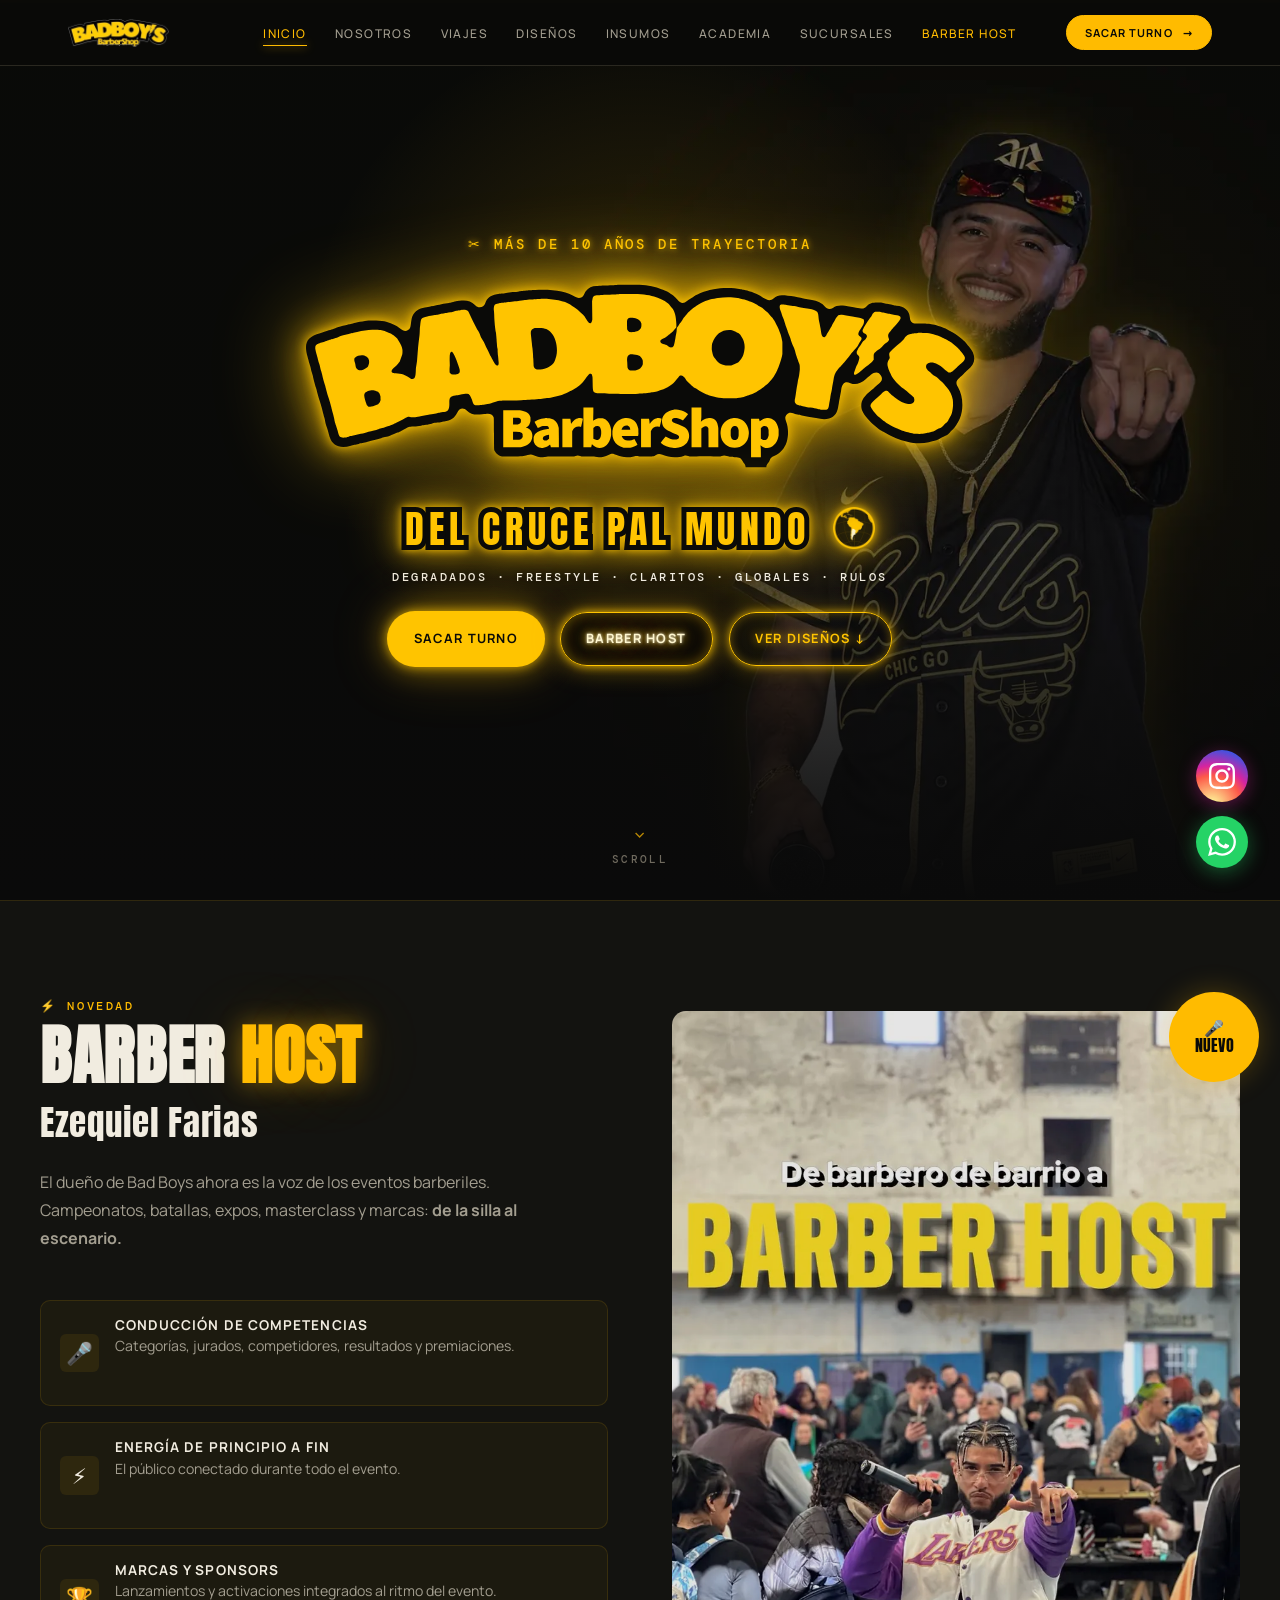
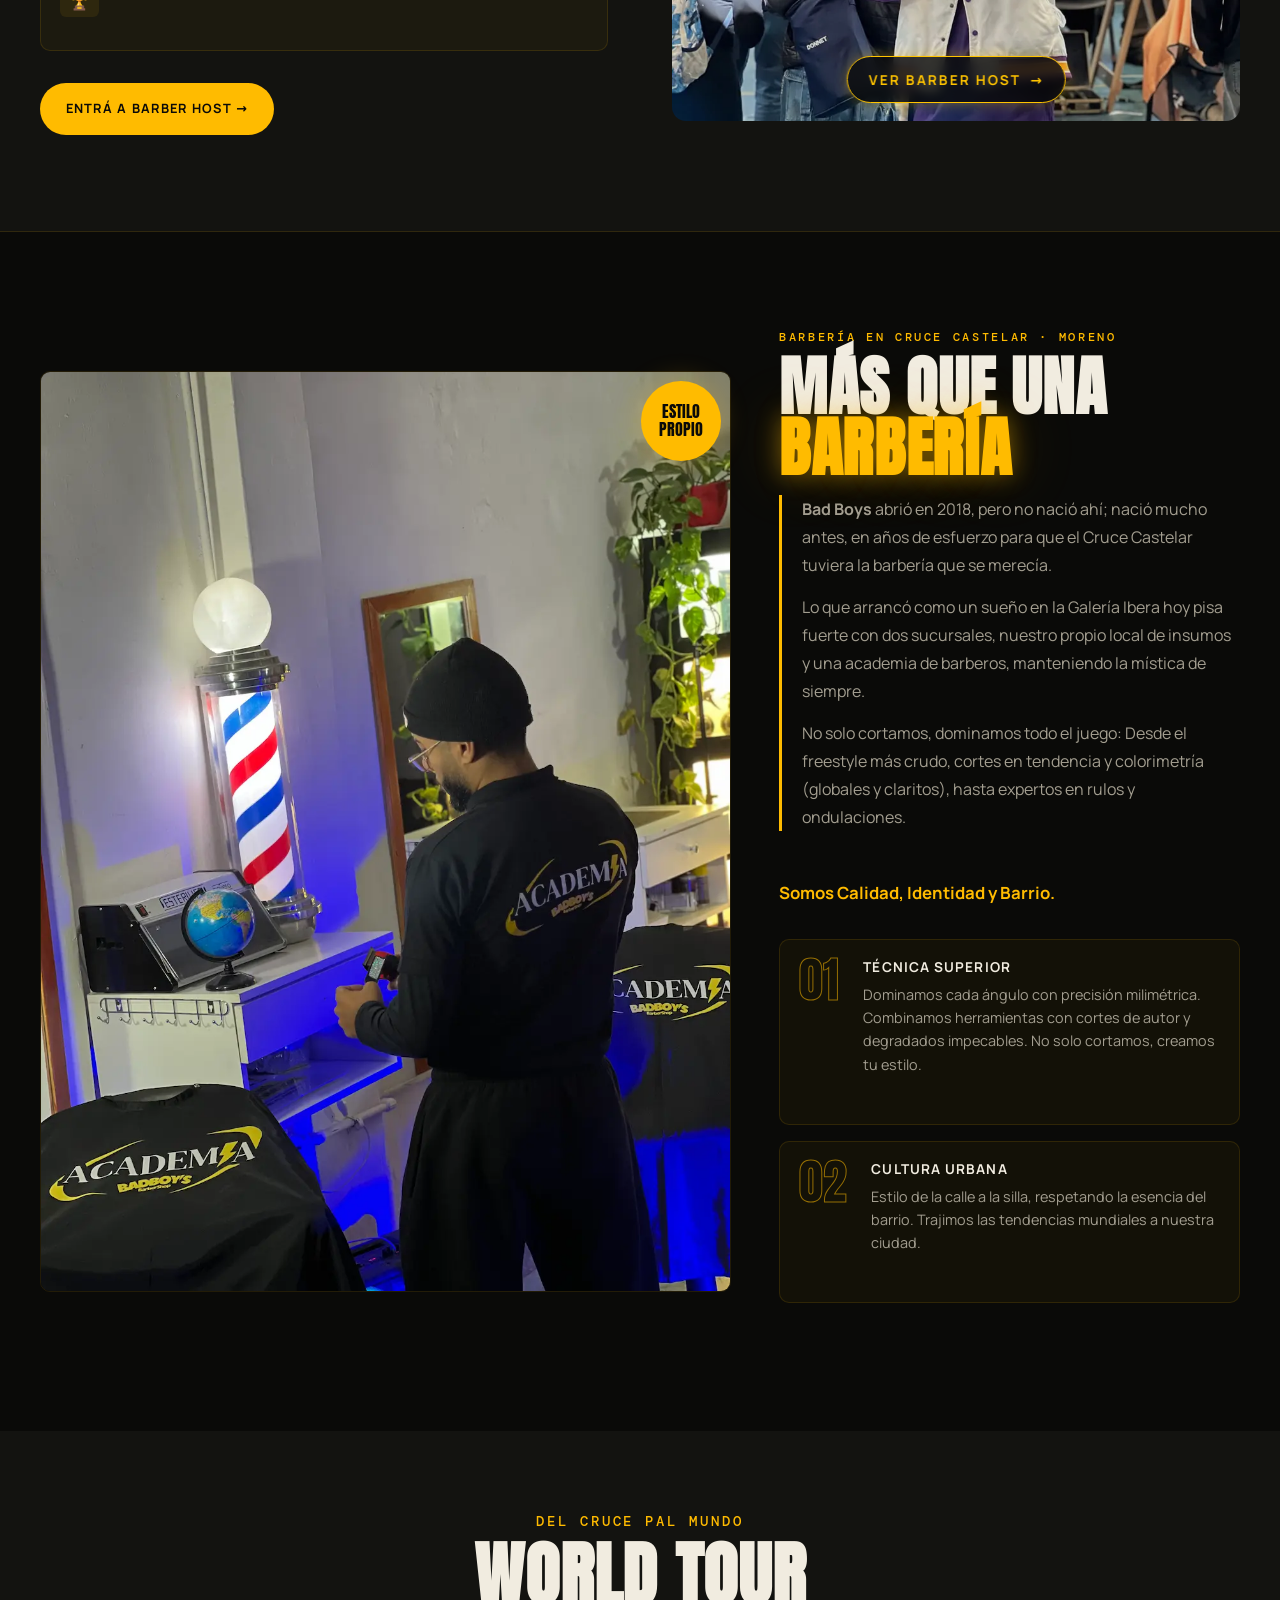
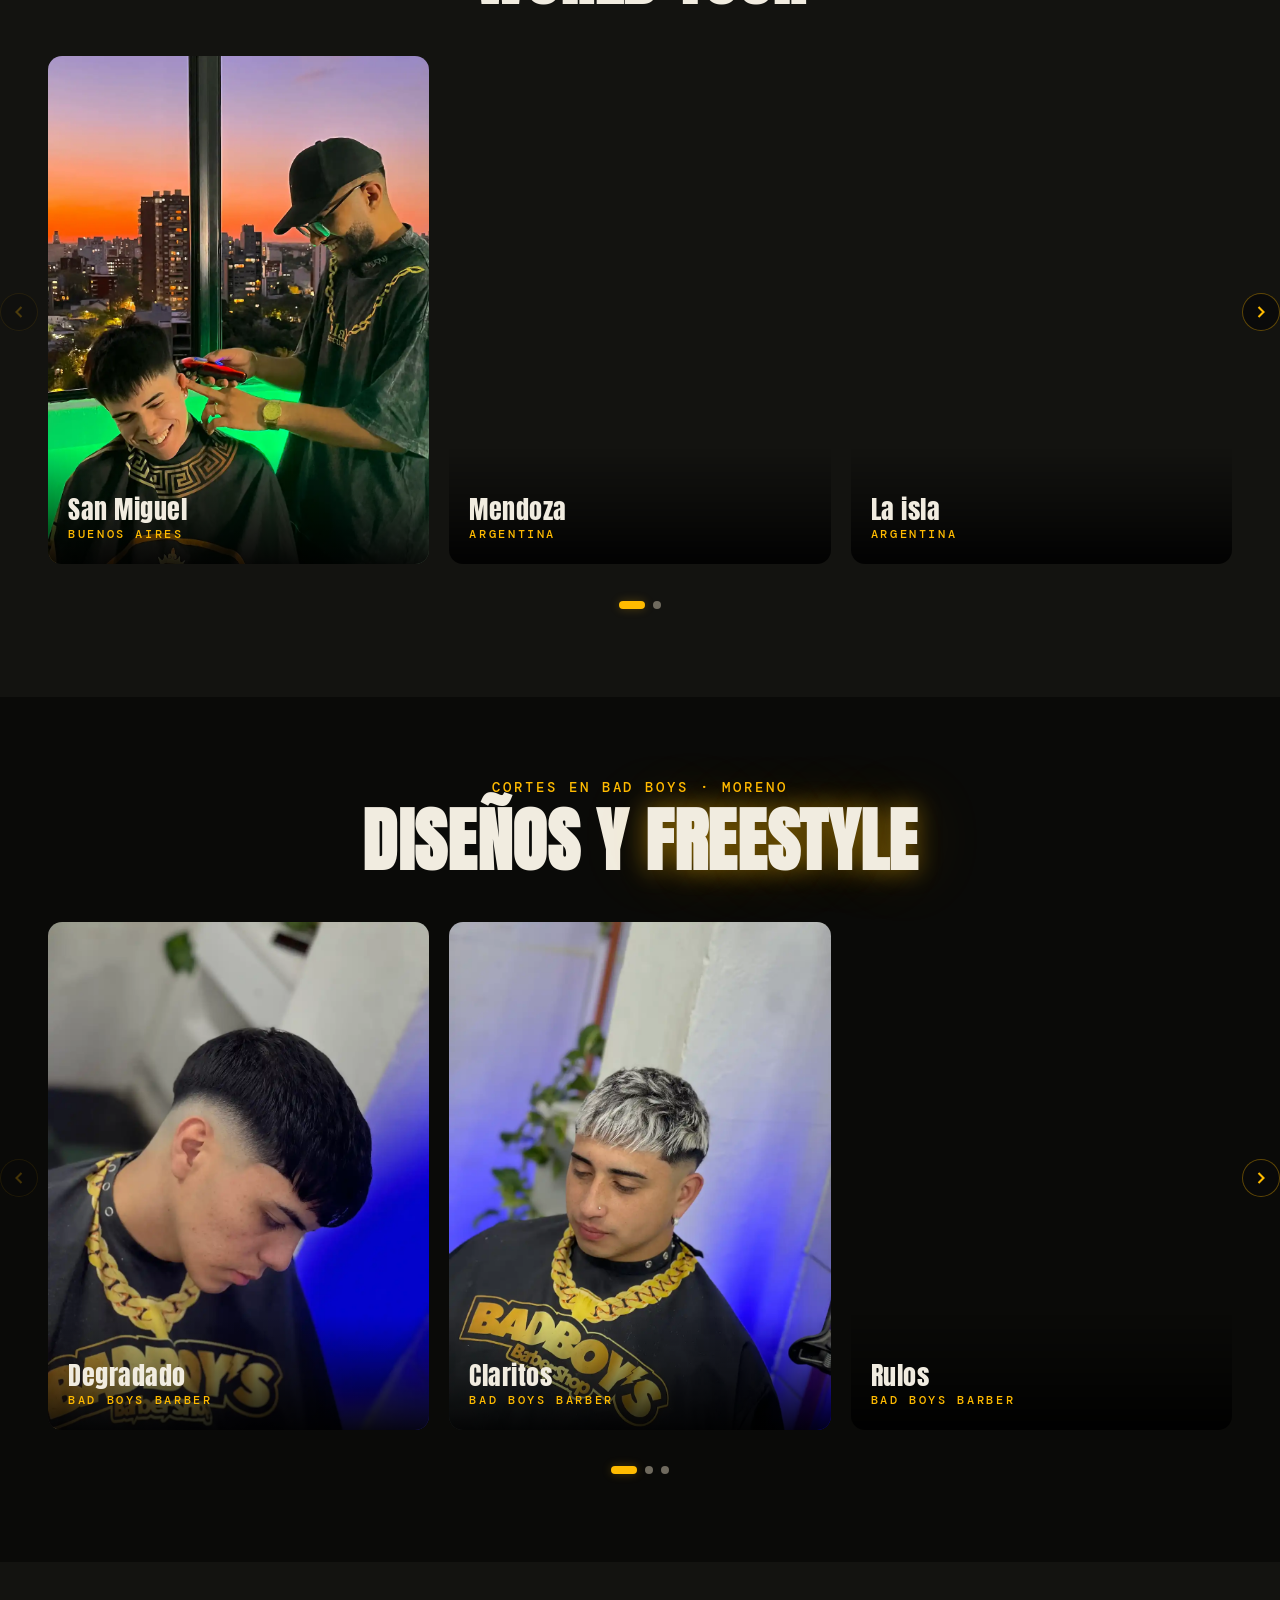
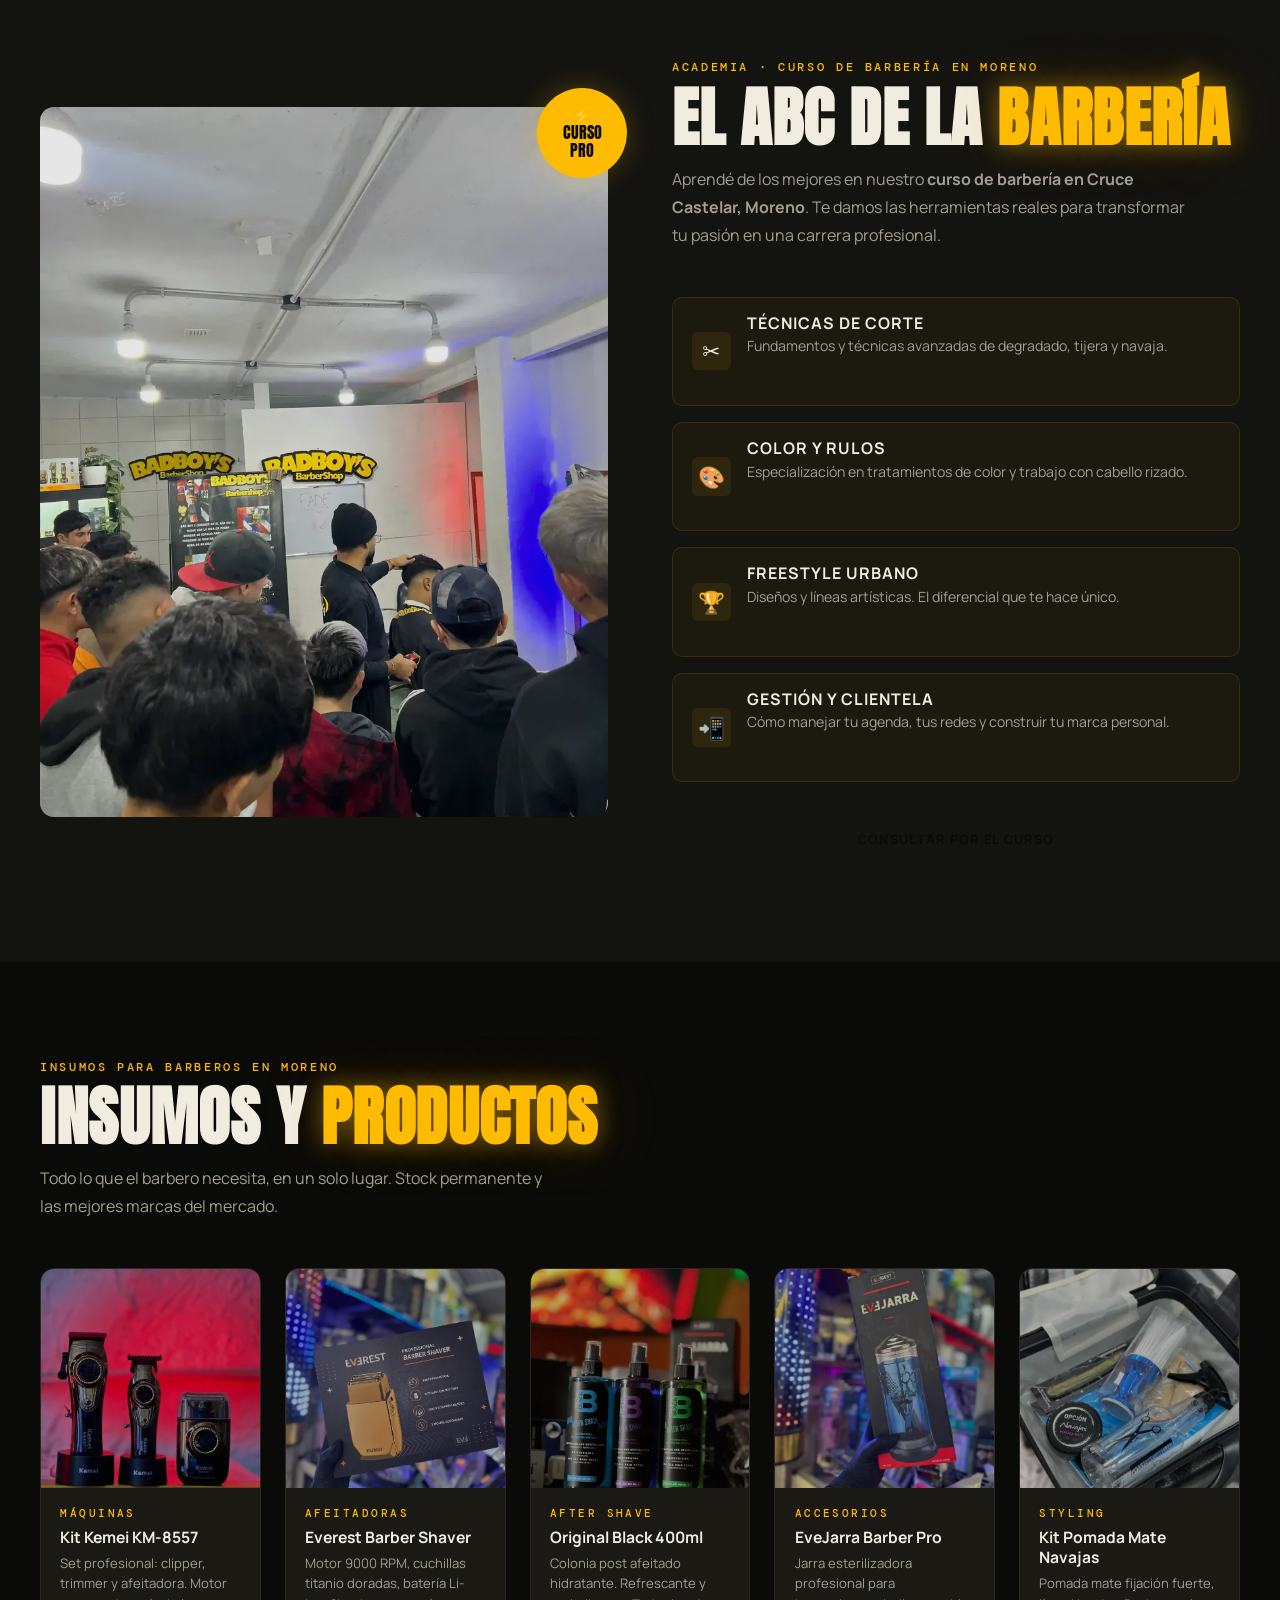
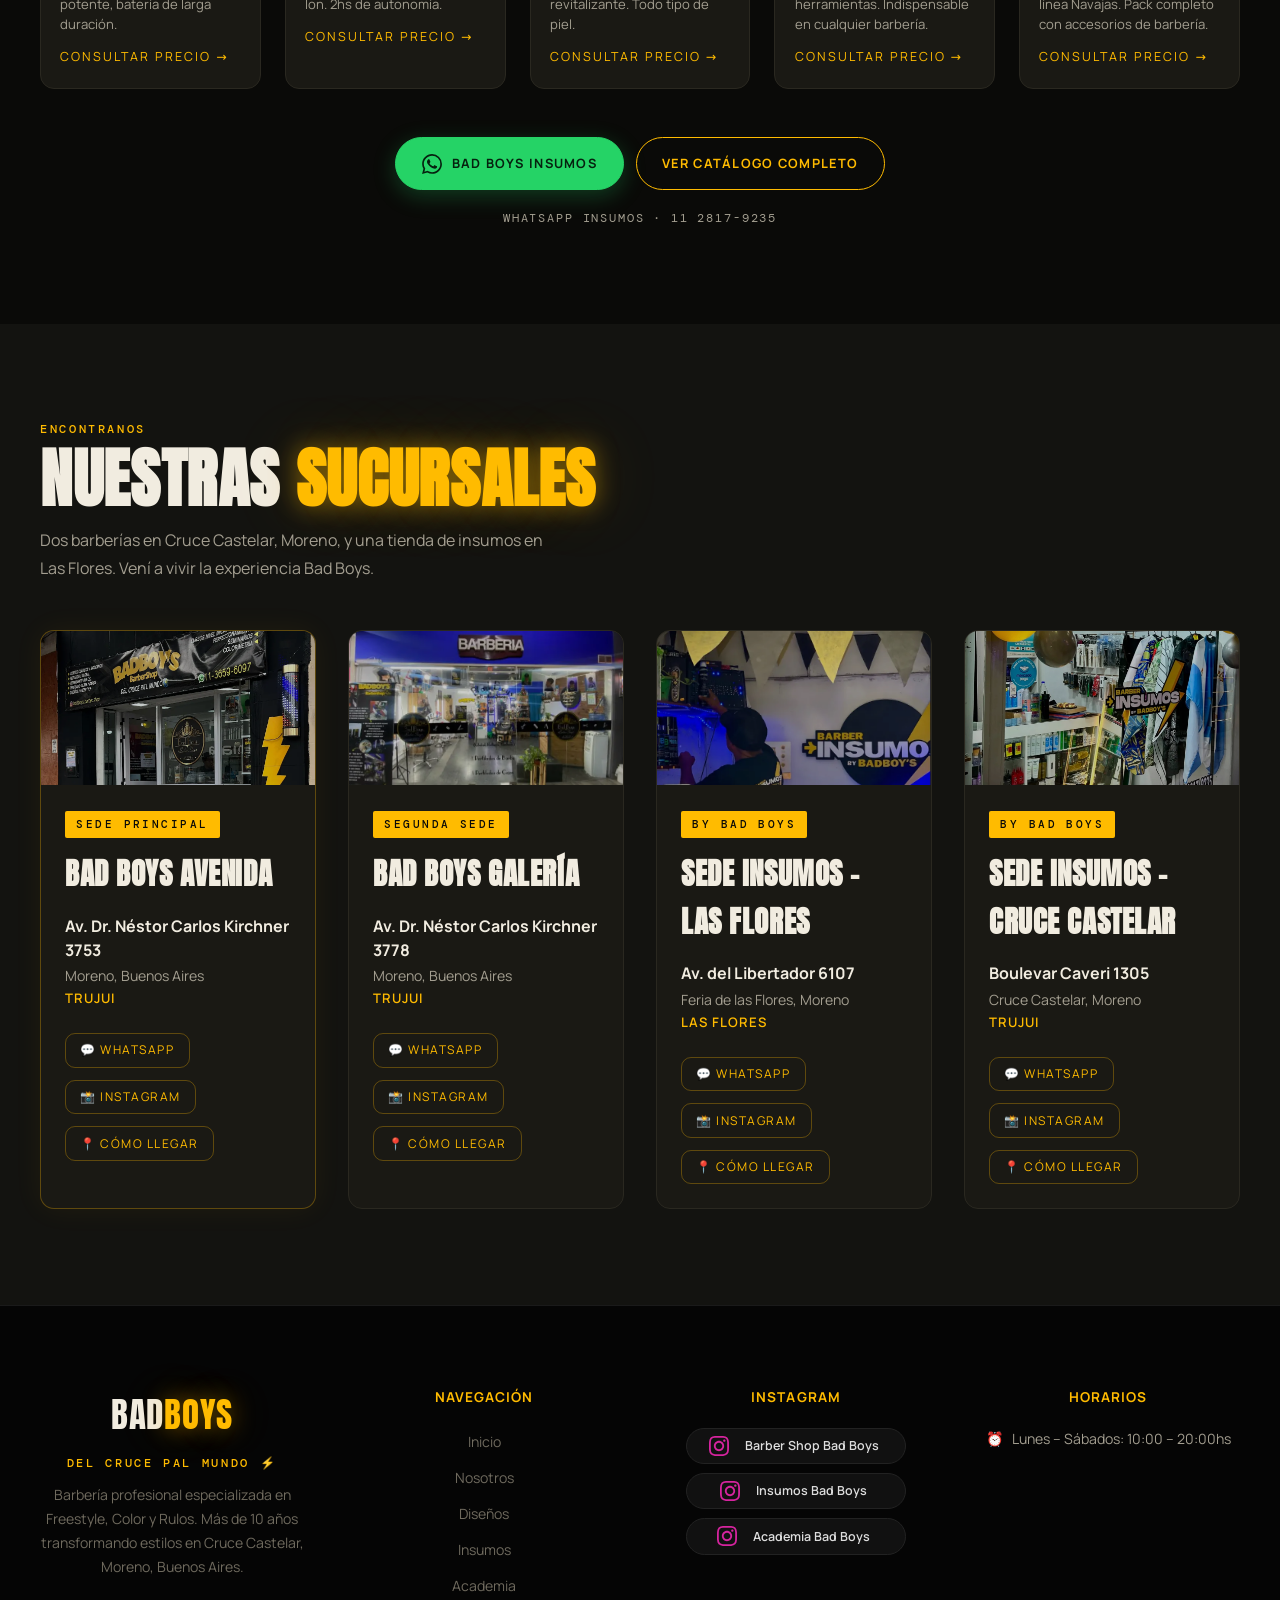
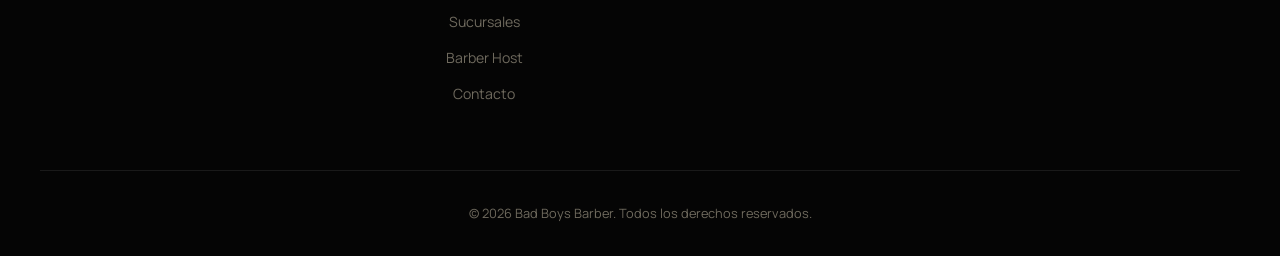
<file: index.html>
<!DOCTYPE html>
<html lang="es-AR">
<head>
  <meta charset="UTF-8" />
  <meta name="viewport" content="width=device-width, initial-scale=1, viewport-fit=cover">
  <title>Bad Boys Barber | Barbería en Moreno · Cruce Castelar</title>
  <meta name="description" content="Barbería en Cruce Castelar, Moreno: degradados, freestyle, claritos, globales y rulos. Más de 10 años, academia de barberos e insumos. Sacá turno online." />
  <link rel="canonical" href="https://badboysbarber.com.ar/" />
  <meta name="robots" content="index, follow, max-image-preview:large" />
  <meta name="theme-color" content="#0a0a08" />

  <!-- Vista previa al compartir (WhatsApp, Instagram, Facebook, X) -->
  <meta property="og:type" content="website" />
  <meta property="og:locale" content="es_AR" />
  <meta property="og:site_name" content="Bad Boys Barber" />
  <meta property="og:title" content="Bad Boys Barber | Barbería en Moreno · Cruce Castelar" />
  <meta property="og:description" content="Degradados, freestyle, claritos, globales y rulos. Academia de barberos e insumos. Del Cruce pal Mundo ⚡" />
  <meta property="og:url" content="https://badboysbarber.com.ar/" />
  <meta property="og:image" content="https://badboysbarber.com.ar/assets/img/brand/og-badboys.jpg" />
  <meta property="og:image:width" content="1200" />
  <meta property="og:image:height" content="630" />
  <meta property="og:image:alt" content="Logo de Bad Boys Barber en neón y Ezequiel Farias señalando" />
  <meta name="twitter:card" content="summary_large_image" />

  <!-- Íconos -->
  <link rel="icon" type="image/png" sizes="48x48" href="assets/img/brand/favicon-48.png" />
  <link rel="icon" type="image/png" sizes="192x192" href="assets/img/brand/icon-192.png" />
  <link rel="apple-touch-icon" href="assets/img/brand/apple-touch-icon.png" />

  <!-- Tipografías propias (las mismas de Barber Host: Anton, Manrope y DM Mono) -->
  <link rel="preload" href="assets/fonts/anton-latin-400-normal.woff2" as="font" type="font/woff2" crossorigin />
  <link rel="preload" href="assets/fonts/manrope-latin-wght-normal.woff2" as="font" type="font/woff2" crossorigin />
  <!-- Fondo del inicio: se pide antes para que la primera pantalla cargue más rápido -->
  <link rel="preload" as="image" href="assets/img/hero/fondo-hero-pc.webp" media="(min-width: 601px)" />
  <link rel="preload" as="image" href="assets/img/hero/fondo-hero-celu.webp" media="(max-width: 600px)" />
  <link rel="stylesheet" href="assets/css/fonts.css" />
  <link rel="stylesheet" href="assets/css/style.css" />
  <script src="assets/js/analytics.js" defer></script>

  <!-- Datos para Google: marca, 2 barberías, tienda de insumos y academia -->
<script type="application/ld+json">
{
  "@context": "https://schema.org",
  "@graph": [
    {
      "@type": "Organization",
      "@id": "https://badboysbarber.com.ar/#organizacion",
      "name": "Bad Boys Barber",
      "alternateName": [
        "Bad Boys Barber Shop",
        "BadBoy's BarberShop"
      ],
      "url": "https://badboysbarber.com.ar/",
      "logo": "https://badboysbarber.com.ar/assets/img/brand/apple-touch-icon.png",
      "image": "https://badboysbarber.com.ar/assets/img/brand/og-badboys.jpg",
      "slogan": "Del Cruce pal Mundo",
      "foundingDate": "2018",
      "founder": {
        "@type": "Person",
        "name": "Ezequiel Farias",
        "url": "https://badboysbarber.com.ar/barber-host/"
      },
      "sameAs": [
        "https://www.instagram.com/badboys_barber_shop/",
        "https://www.instagram.com/barberinsumos.badboys/",
        "https://www.instagram.com/academia.badboys/"
      ]
    },
    {
      "@type": "WebSite",
      "@id": "https://badboysbarber.com.ar/#web",
      "url": "https://badboysbarber.com.ar/",
      "name": "Bad Boys Barber",
      "inLanguage": "es-AR",
      "publisher": {
        "@id": "https://badboysbarber.com.ar/#organizacion"
      }
    },
    {
      "@type": "HairSalon",
      "@id": "https://badboysbarber.com.ar/#barberia",
      "name": "Bad Boys Barber — Avenida",
      "url": "https://badboysbarber.com.ar/",
      "image": [
        "https://badboysbarber.com.ar/assets/img/sucursales/sucursal-2.webp",
        "https://badboysbarber.com.ar/assets/img/brand/og-badboys.jpg"
      ],
      "logo": "https://badboysbarber.com.ar/assets/img/brand/apple-touch-icon.png",
      "description": "Barbería en Cruce Castelar, Moreno: degradados, freestyle, diseños, claritos, globales y rulos. Sede principal de Bad Boys Barber.",
      "telephone": "+54 9 11 3659-6097",
      "priceRange": "$$",
      "address": {
        "@type": "PostalAddress",
        "streetAddress": "Av. Dr. Néstor Carlos Kirchner 3753",
        "addressLocality": "Moreno",
        "addressRegion": "Buenos Aires",
        "addressCountry": "AR"
      },
      "geo": {
        "@type": "GeoCoordinates",
        "latitude": -34.5852029,
        "longitude": -58.7478012
      },
      "hasMap": "https://www.google.com/maps/place/Bad+Boys+Barber+Shop+-+Sucursal+Avenida/@-34.5852029,-58.7478012,17z",
      "openingHoursSpecification": [
        {
          "@type": "OpeningHoursSpecification",
          "dayOfWeek": [
            "Monday",
            "Tuesday",
            "Wednesday",
            "Thursday",
            "Friday",
            "Saturday"
          ],
          "opens": "10:00",
          "closes": "20:00"
        }
      ],
      "areaServed": [
        {
          "@type": "City",
          "name": "Moreno"
        },
        {
          "@type": "City",
          "name": "San Miguel"
        },
        {
          "@type": "City",
          "name": "Muñiz"
        },
        {
          "@type": "City",
          "name": "Bella Vista"
        }
      ],
      "parentOrganization": {
        "@id": "https://badboysbarber.com.ar/#organizacion"
      },
      "sameAs": [
        "https://www.instagram.com/badboys_barber_shop/"
      ],
      "potentialAction": {
        "@type": "ReserveAction",
        "target": "https://turnito.app/c/jLAGTxzvFHmLmz",
        "name": "Sacar turno"
      },
      "hasOfferCatalog": {
        "@type": "OfferCatalog",
        "name": "Servicios de barbería",
        "itemListElement": [
          {
            "@type": "Offer",
            "itemOffered": {
              "@type": "Service",
              "name": "Corte y degradado (fade)"
            }
          },
          {
            "@type": "Offer",
            "itemOffered": {
              "@type": "Service",
              "name": "Freestyle y diseños"
            }
          },
          {
            "@type": "Offer",
            "itemOffered": {
              "@type": "Service",
              "name": "Claritos y globales (colorimetría)"
            }
          },
          {
            "@type": "Offer",
            "itemOffered": {
              "@type": "Service",
              "name": "Rulos y ondulaciones"
            }
          }
        ]
      }
    },
    {
      "@type": "HairSalon",
      "@id": "https://badboysbarber.com.ar/#galeria",
      "name": "Bad Boys Barber — Galería",
      "url": "https://badboysbarber.com.ar/#sucursales",
      "image": "https://badboysbarber.com.ar/assets/img/sucursales/galeria.webp",
      "telephone": "+54 9 11 3659-6097",
      "priceRange": "$$",
      "address": {
        "@type": "PostalAddress",
        "streetAddress": "Av. Dr. Néstor Carlos Kirchner 3778",
        "addressLocality": "Moreno",
        "addressRegion": "Buenos Aires",
        "addressCountry": "AR"
      },
      "geo": {
        "@type": "GeoCoordinates",
        "latitude": -34.5851007,
        "longitude": -58.7484611
      },
      "openingHoursSpecification": [
        {
          "@type": "OpeningHoursSpecification",
          "dayOfWeek": [
            "Monday",
            "Tuesday",
            "Wednesday",
            "Thursday",
            "Friday",
            "Saturday"
          ],
          "opens": "10:00",
          "closes": "20:00"
        }
      ],
      "parentOrganization": {
        "@id": "https://badboysbarber.com.ar/#organizacion"
      }
    },
    {
      "@type": "Store",
      "@id": "https://badboysbarber.com.ar/#insumos",
      "name": "Bad Boys Insumos",
      "url": "https://badboysbarber.com.ar/#insumos",
      "description": "Insumos y productos para barberos: máquinas, afeitadoras, after shave, pomadas y accesorios.",
      "image": "https://badboysbarber.com.ar/assets/img/sucursales/insumos.webp",
      "telephone": "+54 9 11 2817-9235",
      "address": {
        "@type": "PostalAddress",
        "streetAddress": "Av. del Libertador 6107 (Feria de las Flores)",
        "addressLocality": "Moreno",
        "addressRegion": "Buenos Aires",
        "addressCountry": "AR"
      },
      "geo": {
        "@type": "GeoCoordinates",
        "latitude": -34.5989164,
        "longitude": -58.7570852
      },
      "sameAs": [
        "https://www.instagram.com/barberinsumos.badboys/"
      ],
      "parentOrganization": {
        "@id": "https://badboysbarber.com.ar/#organizacion"
      }
    },
    {
      "@type": "Course",
      "@id": "https://badboysbarber.com.ar/#academia",
      "name": "Curso de barbería — Academia Bad Boys",
      "description": "Curso de barbería en Cruce Castelar, Moreno: técnicas de corte y degradado, color y rulos, freestyle urbano y gestión de clientela.",
      "inLanguage": "es",
      "provider": {
        "@id": "https://badboysbarber.com.ar/#organizacion"
      },
      "sameAs": "https://www.instagram.com/academia.badboys/"
    }
  ]
}
</script>
</head>
<body>
  <!-- ===== NAVBAR ===== -->
  <nav id="navbar">
    <a href="index.html">
      <img src="assets/img/brand/logo-badboys.webp" width="420" height="116" alt="Bad Boys Barber — Inicio" class="nav-logo">
    </a>

    <ul class="nav-links">
      <li><a href="#hero" class="active">Inicio</a></li>
      <li><a href="#nosotros">Nosotros</a></li>
      <li><a href="#viajes">Viajes</a></li>
      <li><a href="#galeria">Diseños</a></li>
      <li><a href="#insumos">Insumos</a></li>
      <li><a href="#academia">Academia</a></li>
      <li><a href="#sucursales">Sucursales</a></li>
      <li><a href="barber-host/index.html" class="nav-bh">Barber Host</a></li>
    </ul>

    <a class="nav-cta" href="https://turnito.app/c/jLAGTxzvFHmLmz" target="_blank" rel="noopener">Sacar turno <span aria-hidden="true">→</span></a>

    <button class="hamburger" aria-label="Abrir menú">
      <span></span><span></span><span></span>
    </button>
  </nav>

  <!-- Menú móvil -->
  <div class="mobile-menu">
    <a href="#hero">Inicio</a>
    <a href="#nosotros">Nosotros</a>
    <a href="#viajes">Viajes</a>
    <a href="#galeria">Diseños</a>
    <a href="#insumos">Insumos</a>
    <a href="#academia">Academia</a>
    <a href="#sucursales">Sucursales</a>
    <a href="barber-host/index.html" class="nav-bh">Barber Host</a>
  </div>

  <!-- ===== HERO ===== -->
  <section id="hero">
    <div class="hero-bg"></div>
    <div class="hero-overlay"></div>
    <div class="hero-scanline"></div>
    <div class="hero-spot" aria-hidden="true"></div>

    <div class="hero-content">
      <p class="hero-eyebrow">✂ Más de 10 años de trayectoria</p>

      <h1 class="hero-title">
        <span class="sr-only">Bad Boys Barber — Barbería en Moreno, Cruce Castelar</span>
        <span class="hero-logo-contenedor">
          <img
            src="assets/img/brand/logo-badboys-neon.svg"
            width="722" height="203"
            alt="" aria-hidden="true"
            fetchpriority="high"
            class="hero-logo-titulo"
          />
        </span>
      </h1>

      <p class="hero-slogan">DEL CRUCE PAL MUNDO <img class="slogan-mundo" src="assets/img/brand/mundo.webp" width="96" height="96" alt="" aria-hidden="true" decoding="async" /></p>
      <p class="hero-servicios">Degradados · Freestyle · Claritos · Globales · Rulos</p>

      <div class="hero-ctas">
        <a
          href="https://turnito.app/c/jLAGTxzvFHmLmz"
          target="_blank" rel="noopener"
          class="btn btn-primary"
        >Sacar Turno
        </a>
        <a href="barber-host/index.html" class="btn btn-host">Barber Host</a>
        <a href="#galeria" class="btn btn-outline">Ver Diseños ↓</a>
      </div>
    </div>

    <div class="scroll-hint" aria-hidden="true">
      <svg width="16" height="16" viewBox="0 0 24 24" fill="none" stroke="currentColor" stroke-width="2">
        <polyline points="6 9 12 15 18 9"></polyline>
      </svg>
      <span>Scroll</span>
    </div>
  </section>

  <!-- ===== NOVEDAD: BARBER HOST ===== -->
  <section id="barber-host" class="bh-novedad">
    <div class="container">
      <div class="academia-grid">

        <div class="academia-content">
          <p class="section-label reveal">⚡ Novedad</p>
          <h2 class="section-title reveal">Barber <span class="accent">Host</span></h2>
          <p class="bh-nombre reveal">Ezequiel Farias</p>
          <p class="section-desc reveal">El dueño de Bad Boys ahora es la voz de los eventos barberiles. Campeonatos, batallas, expos, masterclass y marcas: <strong>de la silla al escenario.</strong></p>

          <div class="academia-features">
            <div class="feature-item reveal">
              <span class="feature-icon">🎤</span>
              <div class="feature-text">
                <h4>Conducción de competencias</h4>
                <p>Categorías, jurados, competidores, resultados y premiaciones.</p>
              </div>
            </div>
            <div class="feature-item reveal" data-delay="100">
              <span class="feature-icon">⚡</span>
              <div class="feature-text">
                <h4>Energía de principio a fin</h4>
                <p>El público conectado durante todo el evento.</p>
              </div>
            </div>
            <div class="feature-item reveal" data-delay="200">
              <span class="feature-icon">🏆</span>
              <div class="feature-text">
                <h4>Marcas y sponsors</h4>
                <p>Lanzamientos y activaciones integrados al ritmo del evento.</p>
              </div>
            </div>
          </div>

          <div class="bh-ctas reveal">
            <a href="barber-host/index.html" class="btn btn-primary">Entrá a Barber Host →</a>
          </div>
        </div>

        <a href="barber-host/index.html" class="academia-img-wrap bh-img reveal" aria-label="Ver la página de Barber Host">
          <img
            src="barber-host/assets/img/brand/barberhost.webp"
            srcset="barber-host/assets/img/brand/barberhost-600.webp 600w, barber-host/assets/img/brand/barberhost.webp 900w"
            sizes="(max-width: 900px) 100vw, 50vw"
            width="900" height="1200"
            alt="De barbero de barrio a Barber Host: Ezequiel Farias con el micrófono en un evento"
            loading="lazy" decoding="async" />
          <div class="academia-badge">
            <div class="inner">🎤<br>NUEVO</div>
          </div>
          <span class="bh-ver-mas" aria-hidden="true">Ver Barber Host <b>→</b></span>
        </a>

      </div>
    </div>
  </section>

  <!-- ===== NOSOTROS ===== -->
<section id="nosotros" class="reveal">
  <div class="container">
    <div class="academia-grid">

      <!-- COLUMNA 1: TODO EL TEXTO -->
      <div class="nosotros-content">
        <p class="section-label">Barbería en Cruce Castelar · Moreno</p>
        <h2 class="section-title">Más que una <span class="accent">Barbería</span></h2>

        <div class="section-desc nosotros-desc">
          <p><strong>Bad Boys</strong> abrió en 2018, pero no nació ahí; nació mucho antes, en años de esfuerzo para que el Cruce Castelar tuviera la barbería que se merecía.</p>
          <p>Lo que arrancó como un sueño en la Galería Ibera hoy pisa fuerte con dos sucursales, nuestro propio local de insumos y una academia de barberos, manteniendo la mística de siempre.</p>
          <p>No solo cortamos, dominamos todo el juego: Desde el freestyle más crudo, cortes en tendencia y colorimetría (globales y claritos), hasta expertos en rulos y ondulaciones.</p>
        </div>
        
        <p><strong id="nosotros-letra">Somos Calidad, Identidad y Barrio.</strong></p>

        <div class="academia-features">
          <div class="feature-item">
            <div class="feature-text">
              <span class="numero">01</span>
              <div class="texto">
                <h4>Técnica Superior</h4>
                <p>Dominamos cada ángulo con precisión milimétrica. Combinamos herramientas con cortes de autor y degradados impecables. No solo cortamos, creamos tu estilo.</p>
              </div>
            </div>
          </div>
          <div class="feature-item">
            <div class="feature-text">
              <span class="numero">02</span>
              <div class="texto">
                <h4>Cultura Urbana</h4>
                <p>Estilo de la calle a la silla, respetando la esencia del barrio. Trajimos las tendencias mundiales a nuestra ciudad.</p>
              </div>
            </div>
          </div>
        </div>
      </div>

      <!-- COLUMNA 2: LA IMAGEN -->
      <div class="nosotros-img-wrap">
        <img src="assets/img/nosotros/barbero-mundo.webp" width="1080" height="1440" alt="Barbería Bad Boys interior en Moreno, Buenos Aires" loading="lazy" decoding="async" />
        <div class="academia-badge">
          <div class="inner">ESTILO<br>PROPIO</div>
        </div>
      </div>

    </div> <!-- Aquí cierra la academia-grid -->
  </div>
</section>

  <!-- ===== WORLD TOUR (VIAJES) ===== -->
  <section id="viajes" class="viajes reveal">
    <div class="viajes-header">
      <span class="viajes-subtitulo">DEL CRUCE PAL MUNDO</span>
      <h2 class="viajes-titulo">WORLD TOUR</h2>
    </div>

    <!-- Carrusel manual de viajes -->
    <div class="carrusel-contenedor" id="carrusel-viajes">

      <!-- Flecha anterior -->
      <button class="carrusel-flecha carrusel-prev" aria-label="Anterior">
        <svg width="20" height="20" viewBox="0 0 24 24" fill="none" stroke="currentColor" stroke-width="2.5">
          <polyline points="15 18 9 12 15 6"></polyline>
        </svg>
      </button>

      <!-- Área visible -->
      <div class="carrusel-viewport">
        <div class="carrusel-track">

          <!-- Ítem 1 -->
          <div class="viaje-item">
            <img src="assets/img/viajes/san-miguel.webp" alt="San Miguel, Buenos Aires" width="1080" height="1440" loading="lazy" decoding="async">
            <div class="viaje-info">
              <span class="viaje-titulo">San Miguel</span>
              <span class="viaje-pais">Buenos Aires</span>
            </div>
          </div>

          <!-- Ítem 2 -->
          <div class="viaje-item">
            <img src="assets/img/viajes/mendoza.webp" alt="Mendoza, Argentina" width="1080" height="1440" loading="lazy" decoding="async">
            <div class="viaje-info">
              <span class="viaje-titulo">Mendoza</span>
              <span class="viaje-pais">Argentina</span>
            </div>
          </div>

          <!-- Ítem 3 -->
          <div class="viaje-item">
            <img src="assets/img/viajes/la-isla.webp" alt="La isla - Santa Fe, Argentina" width="1080" height="1440" loading="lazy" decoding="async">
            <div class="viaje-info">
              <span class="viaje-titulo">La isla</span>
              <span class="viaje-pais">Argentina</span>
            </div>
          </div>

          <!-- Ítem 4 -->
          <div class="viaje-item">
            <img src="assets/img/viajes/santiago-del-estero.webp" alt="Santiago del Estero, Argentina" width="1080" height="1440" loading="lazy" decoding="async">
            <div class="viaje-info">
              <span class="viaje-titulo">Santiago del Estero</span>
              <span class="viaje-pais">Argentina</span>
            </div>
          </div>


        </div>
      </div>

      <!-- Flecha siguiente -->
      <button class="carrusel-flecha carrusel-next" aria-label="Siguiente">
        <svg width="20" height="20" viewBox="0 0 24 24" fill="none" stroke="currentColor" stroke-width="2.5">
          <polyline points="9 18 15 12 9 6"></polyline>
        </svg>
      </button>

     
      <div class="carrusel-puntos" aria-label="Páginas del carrusel"></div>

    </div>
  </section>

  <!-- ===== GALERÍA DE DISEÑOS ===== -->
  <section id="galeria" class="viajes reveal"> 
  <div class="viajes-header">
    <span class="viajes-subtitulo">CORTES EN BAD BOYS · MORENO</span>
    <h2 class="viajes-titulo">DISEÑOS Y <span class="accent">FREESTYLE</span></h2>
  </div>

  <!-- Carrusel manual de galería (Estructura unificada) -->
  <div class="carrusel-contenedor" id="carrusel-galeria">

    <!-- Flecha anterior -->
    <button class="carrusel-flecha carrusel-prev" aria-label="Anterior">
      <svg width="20" height="20" viewBox="0 0 24 24" fill="none" stroke="currentColor" stroke-width="2.5">
        <polyline points="15 18 9 12 15 6"></polyline>
      </svg>
    </button>

    <!-- Área visible -->
    <div class="carrusel-viewport">
      <div class="carrusel-track">

        <!-- Ítem 1 -->
        <div class="viaje-item">
          <img src="assets/img/cortes/corte-1.webp" alt="Corte degradado hecho en Bad Boys, Moreno" width="1080" height="1440" loading="lazy" decoding="async">
          <div class="viaje-info">
            <span class="viaje-titulo">Degradado</span>
            <span class="viaje-pais">Bad Boys Barber</span>
          </div>
        </div>

        <!-- Ítem 2 -->
        <div class="viaje-item">
          <img src="assets/img/cortes/global.webp" alt="Claritos hechos en Bad Boys, Moreno" width="1080" height="1440" loading="lazy" decoding="async">
          <div class="viaje-info">
            <span class="viaje-titulo">Claritos</span>
            <span class="viaje-pais">Bad Boys Barber</span>
          </div>
        </div>

        <!-- Ítem 3 -->
        <div class="viaje-item">
          <img src="assets/img/cortes/rulos.webp" alt="Rulos en Bad Boys Barber, Moreno" width="1080" height="1440" loading="lazy" decoding="async">
          <div class="viaje-info">
            <span class="viaje-titulo">Rulos</span>
            <span class="viaje-pais">Bad Boys Barber</span>
          </div>
        </div>

        <!-- Ítem 4 -->
        <div class="viaje-item">
          <img src="assets/img/cortes/corte-1520.webp" alt="Degradado con diseño en Bad Boys, Moreno" width="1080" height="1440" loading="lazy" decoding="async">
          <div class="viaje-info">
            <span class="viaje-titulo">Degradado</span>
            <span class="viaje-pais">Bad Boys Barber</span>
          </div>
        </div>
        
        <!-- Ítem 1 -->
        <div class="viaje-item">
          <img src="assets/img/cortes/corte-5696.webp" alt="Diseño freestyle en Bad Boys, Moreno" width="1080" height="1440" loading="lazy" decoding="async">
          <div class="viaje-info">
            <span class="viaje-titulo">Diseño</span>
            <span class="viaje-pais">Bad Boys Barber</span>
          </div>
        </div>

        <!-- Ítem 2 -->
        <div class="viaje-item">
          <img src="assets/img/cortes/corte-6217.webp" alt="Claritos y rulos en Bad Boys, Moreno" width="1080" height="1440" loading="lazy" decoding="async">
          <div class="viaje-info">
            <span class="viaje-titulo">Claritos y Rulos</span>
            <span class="viaje-pais">Bad Boys Barber</span>
          </div>
        </div>

        <!-- Ítem 3 -->
        <div class="viaje-item">
          <img src="assets/img/cortes/corte-8502.webp" alt="Global (decoloración completa) en Bad Boys, Moreno" width="1080" height="1440" loading="lazy" decoding="async">
          <div class="viaje-info">
            <span class="viaje-titulo">Global</span>
            <span class="viaje-pais">Bad Boys Barber</span>
          </div>
        </div>

        <!-- Ítem 4 -->
        <div class="viaje-item">
          <img src="assets/img/cortes/corte-6447.webp" alt="Claritos en Bad Boys Barber, Moreno" width="1080" height="1440" loading="lazy" decoding="async">
          <div class="viaje-info">
            <span class="viaje-titulo">Claritos</span>
            <span class="viaje-pais">Bad Boys Barber</span>
          </div>
        </div>

      </div>
    </div>

  
    <button class="carrusel-flecha carrusel-next" aria-label="Siguiente">
      <svg width="20" height="20" viewBox="0 0 24 24" fill="none" stroke="currentColor" stroke-width="2.5">
        <polyline points="9 18 15 12 9 6"></polyline>
      </svg>
    </button>

    <div class="carrusel-puntos" aria-label="Páginas del carrusel"></div>

  </div>
</section>
  <!-- ===== ACADEMIA ===== -->
  <section id="academia">
    <div class="container">
      <div class="academia-grid">

        <div class="academia-img-wrap reveal">
          <img src="assets/img/academia/academia-900.webp" width="900" height="1200" alt="Curso de barbería en la Academia Bad Boys, Cruce Castelar — Moreno" loading="lazy" decoding="async" />
          <div class="academia-badge">
            <div class="inner">⚡<br>CURSO<br>PRO</div>
          </div>
        </div>

        <div class="academia-content">
          <p class="section-label reveal">Academia · Curso de barbería en Moreno</p>
          <h2 class="section-title reveal">EL ABC DE LA <span class="accent">BARBERÍA</span></h2>
          <p class="section-desc reveal">Aprendé de los mejores en nuestro <strong>curso de barbería en Cruce Castelar, Moreno</strong>. Te damos las herramientas reales para transformar tu pasión en una carrera profesional.</p>

          <div class="academia-features">
            <div class="feature-item reveal">
              <span class="feature-icon">✂️</span>
              <div class="feature-text">
                <h4>Técnicas de Corte</h4>
                <p>Fundamentos y técnicas avanzadas de degradado, tijera y navaja.</p>
              </div>
            </div>
            <div class="feature-item reveal" data-delay="100">
              <span class="feature-icon">🎨</span>
              <div class="feature-text">
                <h4>Color y Rulos</h4>
                <p>Especialización en tratamientos de color y trabajo con cabello rizado.</p>
              </div>
            </div>
            <div class="feature-item reveal" data-delay="200">
              <span class="feature-icon">🏆</span>
              <div class="feature-text">
                <h4>Freestyle Urbano</h4>
                <p>Diseños y líneas artísticas. El diferencial que te hace único.</p>
              </div>
            </div>
            <div class="feature-item reveal" data-delay="300">
              <span class="feature-icon">📲</span>
              <div class="feature-text">
                <h4>Gestión y Clientela</h4>
                <p>Cómo manejar tu agenda, tus redes y construir tu marca personal.</p>
              </div>
            </div>
          </div>
          <div class="hero-ctas">
        <a
          href="https://wa.me/5491136596097?text=Hola!%20Quiero%20info%20sobre%20el%20Curso%20de%20barber%C3%ADa%20Bad%20Boys"
          target="_blank" rel="noopener" class="btn btn-primary"
        >Consultar por el Curso
          </a>

      </div>
    </div>
  </section>

  <!-- ===== INSUMOS ===== -->
  <section id="insumos">
    <div class="container">
      <p class="section-label reveal">Insumos para barberos en Moreno</p>
      <h2 class="section-title reveal">Insumos y <span class="accent">Productos</span></h2>
      <p class="section-desc reveal">Todo lo que el barbero necesita, en un solo lugar. Stock permanente y las mejores marcas del mercado.</p>

      <div class="productos-grid">

        <div class="producto-card reveal">
          <div class="producto-img">
            <img src="assets/img/insumos/maquinas-kemei.webp" alt="Máquinas Kemei profesionales" width="640" height="869" loading="lazy" decoding="async" />
          </div>
          <div class="producto-info">
            <p class="producto-tag">Máquinas</p>
            <h3 class="producto-name">Kit Kemei KM-8557</h3>
            <p class="producto-desc">Set profesional: clipper, trimmer y afeitadora. Motor potente, batería de larga duración.</p>
            <a href="https://wa.me/5491136596097?text=Quiero%20info%20sobre%20el%20Kit%20Kemei" target="_blank" rel="noopener" class="producto-cta">Consultar precio →</a>
          </div>
        </div>

        <div class="producto-card reveal" data-delay="80">
          <div class="producto-img">
            <img src="assets/img/insumos/everest-shaver.webp" alt="Everest Professional Barber Shaver" width="647" height="858" loading="lazy" decoding="async" />
          </div>
          <div class="producto-info">
            <p class="producto-tag">Afeitadoras</p>
            <h3 class="producto-name">Everest Barber Shaver</h3>
            <p class="producto-desc">Motor 9000 RPM, cuchillas titanio doradas, batería Li-Ion. 2hs de autonomía.</p>
            <a href="https://wa.me/5491136596097?text=Quiero%20info%20sobre%20la%20Everest%20Shaver" target="_blank" rel="noopener" class="producto-cta">Consultar precio →</a>
          </div>
        </div>

        <div class="producto-card reveal" data-delay="160">
          <div class="producto-img">
            <img src="assets/img/insumos/after-shave.webp" alt="After Shave Original Black" width="682" height="883" loading="lazy" decoding="async" />
          </div>
          <div class="producto-info">
            <p class="producto-tag">After Shave</p>
            <h3 class="producto-name">Original Black 400ml</h3>
            <p class="producto-desc">Colonia post afeitado hidratante. Refrescante y revitalizante. Todo tipo de piel.</p>
            <a href="https://wa.me/5491136596097?text=Quiero%20info%20sobre%20After%20Shave%20Original%20Black" target="_blank" rel="noopener" class="producto-cta">Consultar precio →</a>
          </div>
        </div>

        <div class="producto-card reveal" data-delay="240">
          <div class="producto-img">
            <img src="assets/img/insumos/evejarra.webp" alt="Eve Jarra Barber Pro" width="633" height="874" loading="lazy" decoding="async" />
          </div>
          <div class="producto-info">
            <p class="producto-tag">Accesorios</p>
            <h3 class="producto-name">EveJarra Barber Pro</h3>
            <p class="producto-desc">Jarra esterilizadora profesional para herramientas. Indispensable en cualquier barbería.</p>
            <a href="https://wa.me/5491136596097?text=Quiero%20info%20sobre%20la%20EveJarra" target="_blank" rel="noopener" class="producto-cta">Consultar precio →</a>
          </div>
        </div>

        <div class="producto-card reveal" data-delay="320">
          <div class="producto-img">
            <img src="assets/img/insumos/kit-pomada.webp" alt="Kit pomada y accesorios" width="631" height="884" loading="lazy" decoding="async" />
          </div>
          <div class="producto-info">
            <p class="producto-tag">Styling</p>
            <h3 class="producto-name">Kit Pomada Mate Navajas</h3>
            <p class="producto-desc">Pomada mate fijación fuerte, línea Navajas. Pack completo con accesorios de barbería.</p>
            <a href="https://wa.me/5491136596097?text=Quiero%20info%20sobre%20el%20Kit%20Pomada%20Navajas" target="_blank" rel="noopener" class="producto-cta">Consultar precio →</a>
          </div>
        </div>

      </div>

      <div class="catalogo-link insumos-ctas reveal">
        <a href="https://wa.me/5491128179235?text=Hola%20Bad%20Boys%20Insumos!%20Quiero%20consultar%20por%20productos." target="_blank" rel="noopener" class="btn btn-wa-insumos" aria-label="Escribir por WhatsApp a Bad Boys Insumos">
          <svg viewBox="0 0 24 24" aria-hidden="true"><path d="M17.472 14.382c-.297-.149-1.758-.867-2.03-.967-.273-.099-.471-.148-.67.15-.197.297-.767.966-.94 1.164-.173.199-.347.223-.644.075-.297-.15-1.255-.463-2.39-1.475-.883-.788-1.48-1.761-1.653-2.059-.173-.297-.018-.458.13-.606.134-.133.298-.347.446-.52.149-.174.198-.298.298-.497.099-.198.05-.371-.025-.52-.075-.149-.669-1.612-.916-2.207-.242-.579-.487-.5-.669-.51-.173-.008-.371-.01-.57-.01-.198 0-.52.074-.792.372-.272.297-1.04 1.016-1.04 2.479 0 1.462 1.065 2.875 1.213 3.074.149.198 2.096 3.2 5.077 4.487.709.306 1.262.489 1.694.625.712.227 1.36.195 1.871.118.571-.085 1.758-.719 2.006-1.413.248-.694.248-1.289.173-1.413-.074-.124-.272-.198-.57-.347m-5.421 7.403h-.004a9.87 9.87 0 01-5.031-1.378l-.361-.214-3.741.982.998-3.648-.235-.374a9.86 9.86 0 01-1.51-5.26c.001-5.45 4.436-9.884 9.888-9.884 2.64 0 5.122 1.03 6.988 2.898a9.825 9.825 0 012.893 6.994c-.003 5.45-4.437 9.884-9.885 9.884m8.413-18.297A11.815 11.815 0 0012.05 0C5.495 0 .16 5.335.157 11.892c0 2.096.547 4.142 1.588 5.945L.057 24l6.305-1.654a11.882 11.882 0 005.683 1.448h.005c6.554 0 11.89-5.335 11.893-11.893a11.821 11.821 0 00-3.48-8.413z"/></svg>
          <span>Bad Boys Insumos</span>
        </a>
        <a href="Archivos/CatalogoINSUMOS-Mayo.pdf" target="_blank" rel="noopener" class="btn btn-outline">
          Ver Catálogo Completo
        </a>
        <p class="insumos-wa-num">WhatsApp Insumos · 11 2817-9235</p>
      </div>
    </div>
  </section>

  <!-- ===== SUCURSALES ===== -->
  <section id="sucursales">
    <div class="container">
      <p class="section-label reveal">Encontranos</p>
      <h2 class="section-title reveal">Nuestras <span class="accent">Sucursales</span></h2>
      <p class="section-desc reveal">Dos barberías en Cruce Castelar, Moreno, y una tienda de insumos en Las Flores. Vení a vivir la experiencia Bad Boys.</p>

      <div class="sucursales-grid">

        <article class="sucursal-card main-branch reveal">
          <div class="sucursal-img">
            <img src="assets/img/sucursales/sucursal-2.webp" alt="Barbería Bad Boys — Sede Principal Cruce Castelar" width="1080" height="1032" loading="lazy" decoding="async" />
          </div>
          <div class="sucursal-body">
            <span class="sucursal-badge">Sede Principal</span>
            <h3 class="sucursal-name">BAD BOYS AVENIDA</h3>
            <address class="sucursal-info">
              <span class="sucursal-calle">Av. Dr. Néstor Carlos Kirchner 3753</span>
              <span class="sucursal-ciudad">Moreno, Buenos Aires</span>
              <span class="sucursal-barrio">Trujui</span>
            </address>
            <div class="sucursal-links">
              <a href="https://wa.me/5491136596097?text=Hola!%20Quiero%20turno%20en%20La%20Avenida" target="_blank" rel="noopener">💬 WhatsApp</a>
              <a href="https://www.instagram.com/badboys_barber_shop/" target="_blank" rel="noopener">📸 Instagram</a>
              <a href="https://www.google.com/maps/place/Bad+Boys+Barber+Shop+-+Sucursal+Avenida/@-34.5849228,-58.8308615,12z/data=!4m10!1m2!2m1!1sbad+boys!3m6!1s0x95bc97001653efc5:0xc6c2eb9dd433da29!8m2!3d-34.5852029!4d-58.7478012!15sCghiYWQgYm95c1oKIghiYWQgYm95c5IBC2JhcmJlcl9zaG9wmgFEQ2k5RFFVbFJRVU52WkVOb2RIbGpSamx2VDIxT2RXUjZXWGxUTTJneFUxaFJlRkl5U2paV1ZYTXlZMjVhYTJGWFl4QULgAQD6AQQIABA-!16s%2Fg%2F11ycj3mr4t?entry=ttu&g_ep=EgoyMDI2MDUwNi4wIKXMDSoASAFQAw%3D%3D" target="_blank" rel="noopener">📍 Cómo llegar</a>
            </div>
          </div>
        </article>

        <article class="sucursal-card reveal" data-delay="120">
          <div class="sucursal-img">
            <img src="assets/img/sucursales/galeria.webp" alt="Barbería Bad Boys — Sucursal Galería Iberá" width="678" height="377" loading="lazy" decoding="async" />
          </div>
          <div class="sucursal-body">
            <span class="sucursal-badge">Segunda Sede</span>
            <h3 class="sucursal-name">BAD BOYS GALERÍA</h3>
            <address class="sucursal-info">
              <span class="sucursal-calle">Av. Dr. Néstor Carlos Kirchner 3778</span>
              <span class="sucursal-ciudad">Moreno, Buenos Aires</span>
              <span class="sucursal-barrio">Trujui</span>
            </address>
            <div class="sucursal-links">
              <a href="https://wa.me/5491136596097?text=Hola!%20Quiero%20turno%20en%20Galería" target="_blank" rel="noopener">💬 WhatsApp</a>
              <a href="https://www.instagram.com/badboys_barber_shop/" target="_blank" rel="noopener">📸 Instagram</a>
              <a href="https://www.google.com/maps/place/Bad+Boys+Barber+Shop/@-34.5850963,-58.751036,17z/data=!3m1!4b1!4m6!3m5!1s0x95bcbdd90ff8ac1d:0x8421d72783e635c1!8m2!3d-34.5851007!4d-58.7484611!16s%2Fg%2F11h6s7_7_2?entry=ttu" target="_blank" rel="noopener">📍 Cómo llegar</a>
            </div>
          </div>
        </article>
        <article class="sucursal-card reveal" data-delay="240">
      <div class="sucursal-img">
        <img src="assets/img/sucursales/insumos.webp" alt="Barbería Bad Boys — Sede Insumos Las Flores Moreno" width="718" height="779" loading="lazy" decoding="async" />
      </div>
      <div class="sucursal-body">
        <span class="sucursal-badge">by Bad Boys</span>
        <h3 class="sucursal-name">SEDE INSUMOS - LAS FLORES</h3>
        <address class="sucursal-info">
          <span class="sucursal-calle">Av. del Libertador 6107</span>
          <span class="sucursal-ciudad">Feria de las Flores, Moreno</span>
          <span class="sucursal-barrio">Las Flores</span>
        </address>
        <div class="sucursal-links">
          <a href="https://wa.me/5491128179235?text=Hola%20Bad%20Boys%20Insumos!%20Quiero%20consultar%20por%20productos." target="_blank" rel="noopener">💬 WhatsApp</a>
          <a href="https://www.instagram.com/barberinsumos.badboys/" target="_blank" rel="noopener">📸 Instagram</a>
          <a href="https://www.google.com/maps?q=Barber+Insumos+by+Badboys,+Av.+del+Libertador+6107,+B1736ABG+Moreno,+Provincia+de+Buenos+Aires&ftid=0x95bc975ff442d32b:0x8d73bfeb8c0b0ab7&hl=es-419&gl=py&entry=gps&g_ep=CAISBjYuMzUuNBgAIKzfAUICQVI%3D&skid=0ddd7a55-8dcb-4cd3-8389-8e065198190b&g_st=ic" target="_blank" rel="noopener">📍 Cómo llegar</a>
        </div>
      </div>
      </article>
           <article class="sucursal-card reveal" data-delay="240">
      <div class="sucursal-img">
        <img src="assets/img/sucursales/insumos-2.jpg" alt="Barbería Bad Boys — Sede Insumos Las Flores Moreno" width="718" height="779" loading="lazy" decoding="async" />
      </div>
      <div class="sucursal-body">
        <span class="sucursal-badge">by Bad Boys</span>
        <h3 class="sucursal-name">SEDE INSUMOS - CRUCE CASTELAR</h3>
        <address class="sucursal-info">
          <span class="sucursal-calle">Boulevar Caveri 1305</span>
          <span class="sucursal-ciudad">Cruce Castelar, Moreno</span>
          <span class="sucursal-barrio">Trujui</span>
        </address>
        <div class="sucursal-links">
          <a href="https://wa.me/5491128179235?text=Hola%20Bad%20Boys%20Insumos!%20Quiero%20consultar%20por%20productos." target="_blank" rel="noopener">💬 WhatsApp</a>
          <a href="https://www.instagram.com/barberinsumos.badboys/" target="_blank" rel="noopener">📸 Instagram</a>
          <a href="https://www.google.com/maps/place/Barber+Insumos+-+Cruce+Castelar/@-34.5837386,-58.7499334,21z/data=!4m6!3m5!1s0x95bc9739d0abf003:0x5513bc01a0649478!8m2!3d-34.5837659!4d-58.7497291!16s%2Fg%2F11zzbbfp26?hl=es-419&entry=ttu&g_ep=EgoyMDI2MTAwNi4wIKXMDSoASAFQAw%3D%3D" target="_blank" rel="noopener">📍 Cómo llegar</a>
        </div>
      </div>
      </article>
     

      </div>
    </div>
  </section>

  <!-- ===== FOOTER ===== -->
  <footer id="footer">
    <div class="container">
      <div class="footer-grid">

        <div class="footer-brand">
          <div class="footer-logo">BAD<span>BOYS</span></div>
          <p class="footer-tagline">Del Cruce Pal Mundo ⚡</p>
          <p class="footer-desc">Barbería profesional especializada en Freestyle, Color y Rulos. Más de 10 años transformando estilos en Cruce Castelar, Moreno, Buenos Aires.</p>
        </div>

        <div class="footer-col">
          <h4>Navegación</h4>
          <ul>
            <li><a href="#hero">Inicio</a></li>
            <li><a href="#nosotros">Nosotros</a></li>
            <li><a href="#galeria">Diseños</a></li>
            <li><a href="#insumos">Insumos</a></li>
            <li><a href="#academia">Academia</a></li>
            <li><a href="#sucursales">Sucursales</a></li>
            <li><a href="barber-host/index.html">Barber Host</a></li>
            <li><a href="#sucursales">Contacto</a></li>
          </ul>
        </div>

        <div class="footer-col">
          <h4>Instagram</h4>
          <div class="footer-ig-list">
            <a href="https://www.instagram.com/badboys_barber_shop/" target="_blank" rel="noopener" class="footer-ig-pill">
              <svg class="footer-ig-icon" viewBox="0 0 24 24" fill="currentColor"><path d="M12 2.163c3.204 0 3.584.012 4.85.07 3.252.148 4.771 1.691 4.919 4.919.058 1.265.069 1.645.069 4.849 0 3.205-.012 3.584-.069 4.849-.149 3.225-1.664 4.771-4.919 4.919-1.266.058-1.644.07-4.85.07-3.204 0-3.584-.012-4.849-.07-3.26-.149-4.771-1.699-4.919-4.92-.058-1.265-.07-1.644-.07-4.849 0-3.204.013-3.583.07-4.849.149-3.227 1.664-4.771 4.919-4.919 1.266-.057 1.645-.069 4.849-.069zm0-2.163c-3.259 0-3.667.014-4.947.072-4.358.2-6.78 2.618-6.98 6.98-.059 1.281-.073 1.689-.073 4.948 0 3.259.014 3.668.072 4.948.2 4.358 2.618 6.78 6.98 6.98 1.281.058 1.689.072 4.948.072 3.259 0 3.668-.014 4.948-.072 4.354-.2 6.782-2.618 6.979-6.98.059-1.28.073-1.689.073-4.948 0-3.259-.014-3.667-.072-4.947-.196-4.354-2.617-6.78-6.979-6.98-1.281-.059-1.69-.073-4.949-.073zm0 5.838c-3.403 0-6.162 2.759-6.162 6.162s2.759 6.163 6.162 6.163 6.162-2.759 6.162-6.163c0-3.403-2.759-6.162-6.162-6.162zm0 10.162c-2.209 0-4-1.79-4-4 0-2.209 1.791-4 4-4s4 1.791 4 4c0 2.21-1.791 4-4 4zm6.406-11.845c-.796 0-1.441.645-1.441 1.44s.645 1.44 1.441 1.44c.795 0 1.439-.645 1.439-1.44s-.644-1.44-1.439-1.44z"/></svg>
              <div class="footer-ig-pill-text"><span>Barber Shop Bad Boys</span></div>
            </a>
            <a href="https://www.instagram.com/barberinsumos.badboys/" target="_blank" rel="noopener" class="footer-ig-pill">
              <svg class="footer-ig-icon" viewBox="0 0 24 24" fill="currentColor"><path d="M12 2.163c3.204 0 3.584.012 4.85.07 3.252.148 4.771 1.691 4.919 4.919.058 1.265.069 1.645.069 4.849 0 3.205-.012 3.584-.069 4.849-.149 3.225-1.664 4.771-4.919 4.919-1.266.058-1.644.07-4.85.07-3.204 0-3.584-.012-4.849-.07-3.26-.149-4.771-1.699-4.919-4.92-.058-1.265-.07-1.644-.07-4.849 0-3.204.013-3.583.07-4.849.149-3.227 1.664-4.771 4.919-4.919 1.266-.057 1.645-.069 4.849-.069zm0-2.163c-3.259 0-3.667.014-4.947.072-4.358.2-6.78 2.618-6.98 6.98-.059 1.281-.073 1.689-.073 4.948 0 3.259.014 3.668.072 4.948.2 4.358 2.618 6.78 6.98 6.98 1.281.058 1.689.072 4.948.072 3.259 0 3.668-.014 4.948-.072 4.354-.2 6.782-2.618 6.979-6.98.059-1.28.073-1.689.073-4.948 0-3.259-.014-3.667-.072-4.947-.196-4.354-2.617-6.78-6.979-6.98-1.281-.059-1.69-.073-4.949-.073zm0 5.838c-3.403 0-6.162 2.759-6.162 6.162s2.759 6.163 6.162 6.163 6.162-2.759 6.162-6.163c0-3.403-2.759-6.162-6.162-6.162zm0 10.162c-2.209 0-4-1.79-4-4 0-2.209 1.791-4 4-4s4 1.791 4 4c0 2.21-1.791 4-4 4zm6.406-11.845c-.796 0-1.441.645-1.441 1.44s.645 1.44 1.441 1.44c.795 0 1.439-.645 1.439-1.44s-.644-1.44-1.439-1.44z"/></svg>
              <div class="footer-ig-pill-text"><span>Insumos Bad Boys</span></div>
            </a>
            <a href="https://www.instagram.com/academia.badboys/" target="_blank" rel="noopener" class="footer-ig-pill">
              <svg class="footer-ig-icon" viewBox="0 0 24 24" fill="currentColor"><path d="M12 2.163c3.204 0 3.584.012 4.85.07 3.252.148 4.771 1.691 4.919 4.919.058 1.265.069 1.645.069 4.849 0 3.205-.012 3.584-.069 4.849-.149 3.225-1.664 4.771-4.919 4.919-1.266.058-1.644.07-4.85.07-3.204 0-3.584-.012-4.849-.07-3.26-.149-4.771-1.699-4.919-4.92-.058-1.265-.07-1.644-.07-4.849 0-3.204.013-3.583.07-4.849.149-3.227 1.664-4.771 4.919-4.919 1.266-.057 1.645-.069 4.849-.069zm0-2.163c-3.259 0-3.667.014-4.947.072-4.358.2-6.78 2.618-6.98 6.98-.059 1.281-.073 1.689-.073 4.948 0 3.259.014 3.668.072 4.948.2 4.358 2.618 6.78 6.98 6.98 1.281.058 1.689.072 4.948.072 3.259 0 3.668-.014 4.948-.072 4.354-.2 6.782-2.618 6.979-6.98.059-1.28.073-1.689.073-4.948 0-3.259-.014-3.667-.072-4.947-.196-4.354-2.617-6.78-6.979-6.98-1.281-.059-1.69-.073-4.949-.073zm0 5.838c-3.403 0-6.162 2.759-6.162 6.162s2.759 6.163 6.162 6.163 6.162-2.759 6.162-6.163c0-3.403-2.759-6.162-6.162-6.162zm0 10.162c-2.209 0-4-1.79-4-4 0-2.209 1.791-4 4-4s4 1.791 4 4c0 2.21-1.791 4-4 4zm6.406-11.845c-.796 0-1.441.645-1.441 1.44s.645 1.44 1.441 1.44c.795 0 1.439-.645 1.439-1.44s-.644-1.44-1.439-1.44z"/></svg>
              <div class="footer-ig-pill-text"><span>Academia Bad Boys</span></div>
            </a>
          </div>
        </div>

        <div class="footer-col footer-contact">
          <h4>Horarios</h4>
          <p>⏰ <span>Lunes – Sábados: 10:00 – 20:00hs</span></p>
        </div>

      </div>

      <div class="footer-bottom">
        <p>&copy; <span class="current-year"></span> Bad Boys Barber. Todos los derechos reservados.</p>
      </div>
    </div>
  </footer>

  <!-- ===== BOTÓN FLOTANTE INSTAGRAM ===== -->
  <a
    href="https://www.instagram.com/badboys_barber_shop/"
    target="_blank" rel="noopener"
    class="ig-float"
    aria-label="Instagram de Bad Boys Barber"
  >
    <svg viewBox="0 0 24 24" fill="currentColor"><path d="M12 2.163c3.204 0 3.584.012 4.85.07 3.252.148 4.771 1.691 4.919 4.919.058 1.265.069 1.645.069 4.849 0 3.205-.012 3.584-.069 4.849-.149 3.225-1.664 4.771-4.919 4.919-1.266.058-1.644.07-4.85.07-3.204 0-3.584-.012-4.849-.07-3.26-.149-4.771-1.699-4.919-4.92-.058-1.265-.07-1.644-.07-4.849 0-3.204.013-3.583.07-4.849.149-3.227 1.664-4.771 4.919-4.919 1.266-.057 1.645-.069 4.849-.069zm0-2.163c-3.259 0-3.667.014-4.947.072-4.358.2-6.78 2.618-6.98 6.98-.059 1.281-.073 1.689-.073 4.948 0 3.259.014 3.668.072 4.948.2 4.358 2.618 6.78 6.98 6.98 1.281.058 1.689.072 4.948.072 3.259 0 3.668-.014 4.948-.072 4.354-.2 6.782-2.618 6.979-6.98.059-1.28.073-1.689.073-4.948 0-3.259-.014-3.667-.072-4.947-.196-4.354-2.617-6.78-6.979-6.98-1.281-.059-1.69-.073-4.949-.073zm0 5.838c-3.403 0-6.162 2.759-6.162 6.162s2.759 6.163 6.162 6.163 6.162-2.759 6.162-6.163c0-3.403-2.759-6.162-6.162-6.162zm0 10.162c-2.209 0-4-1.79-4-4 0-2.209 1.791-4 4-4s4 1.791 4 4c0 2.21-1.791 4-4 4zm6.406-11.845c-.796 0-1.441.645-1.441 1.44s.645 1.44 1.441 1.44c.795 0 1.439-.645 1.439-1.44s-.644-1.44-1.439-1.44z"/></svg>
  </a>

  <!-- ===== BOTÓN FLOTANTE WHATSAPP ===== -->
  <a
    href="https://wa.me/5491136596097?text=Hola!%20Quiero%20sacar%20turno"
    target="_blank" rel="noopener"
    class="wa-float"
    aria-label="Escribir por WhatsApp"
  >
    <svg viewBox="0 0 24 24" xmlns="http://www.w3.org/2000/svg">
      <path d="M17.472 14.382c-.297-.149-1.758-.867-2.03-.967-.273-.099-.471-.148-.67.15-.197.297-.767.966-.94 1.164-.173.199-.347.223-.644.075-.297-.15-1.255-.463-2.39-1.475-.883-.788-1.48-1.761-1.653-2.059-.173-.297-.018-.458.13-.606.134-.133.298-.347.446-.52.149-.174.198-.298.298-.497.099-.198.05-.371-.025-.52-.075-.149-.669-1.612-.916-2.207-.242-.579-.487-.5-.669-.51-.173-.008-.371-.01-.57-.01-.198 0-.52.074-.792.372-.272.297-1.04 1.016-1.04 2.479 0 1.462 1.065 2.875 1.213 3.074.149.198 2.096 3.2 5.077 4.487.709.306 1.262.489 1.694.625.712.227 1.36.195 1.871.118.571-.085 1.758-.719 2.006-1.413.248-.694.248-1.289.173-1.413-.074-.124-.272-.198-.57-.347m-5.421 7.403h-.004a9.87 9.87 0 01-5.031-1.378l-.361-.214-3.741.982.998-3.648-.235-.374a9.86 9.86 0 01-1.51-5.26c.001-5.45 4.436-9.884 9.888-9.884 2.64 0 5.122 1.03 6.988 2.898a9.825 9.825 0 012.893 6.994c-.003 5.45-4.437 9.884-9.885 9.884m8.413-18.297A11.815 11.815 0 0012.05 0C5.495 0 .16 5.335.157 11.892c0 2.096.547 4.142 1.588 5.945L.057 24l6.305-1.654a11.882 11.882 0 005.683 1.448h.005c6.554 0 11.89-5.335 11.893-11.893a11.821 11.821 0 00-3.48-8.413z"/>
    </svg>
  </a>

  <script src="assets/js/script.js"></script>
</body>
</html>
</file>
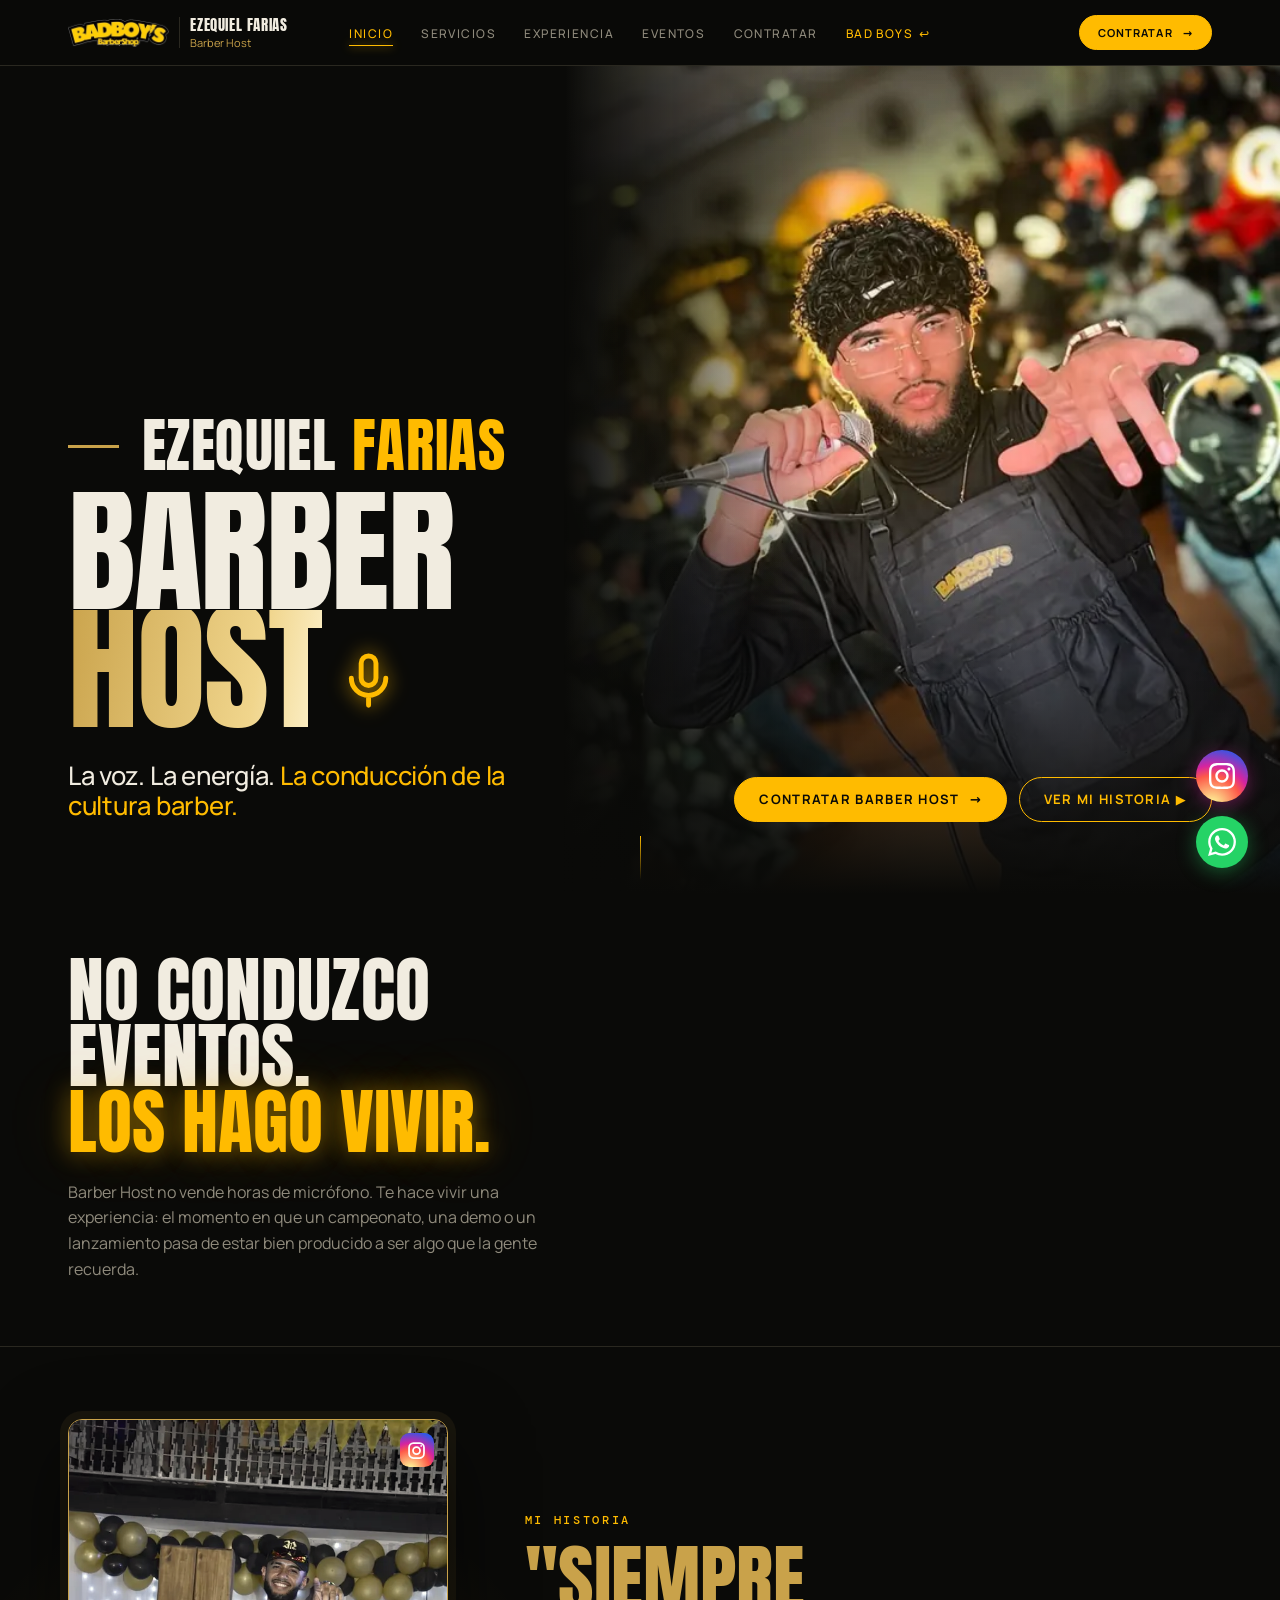
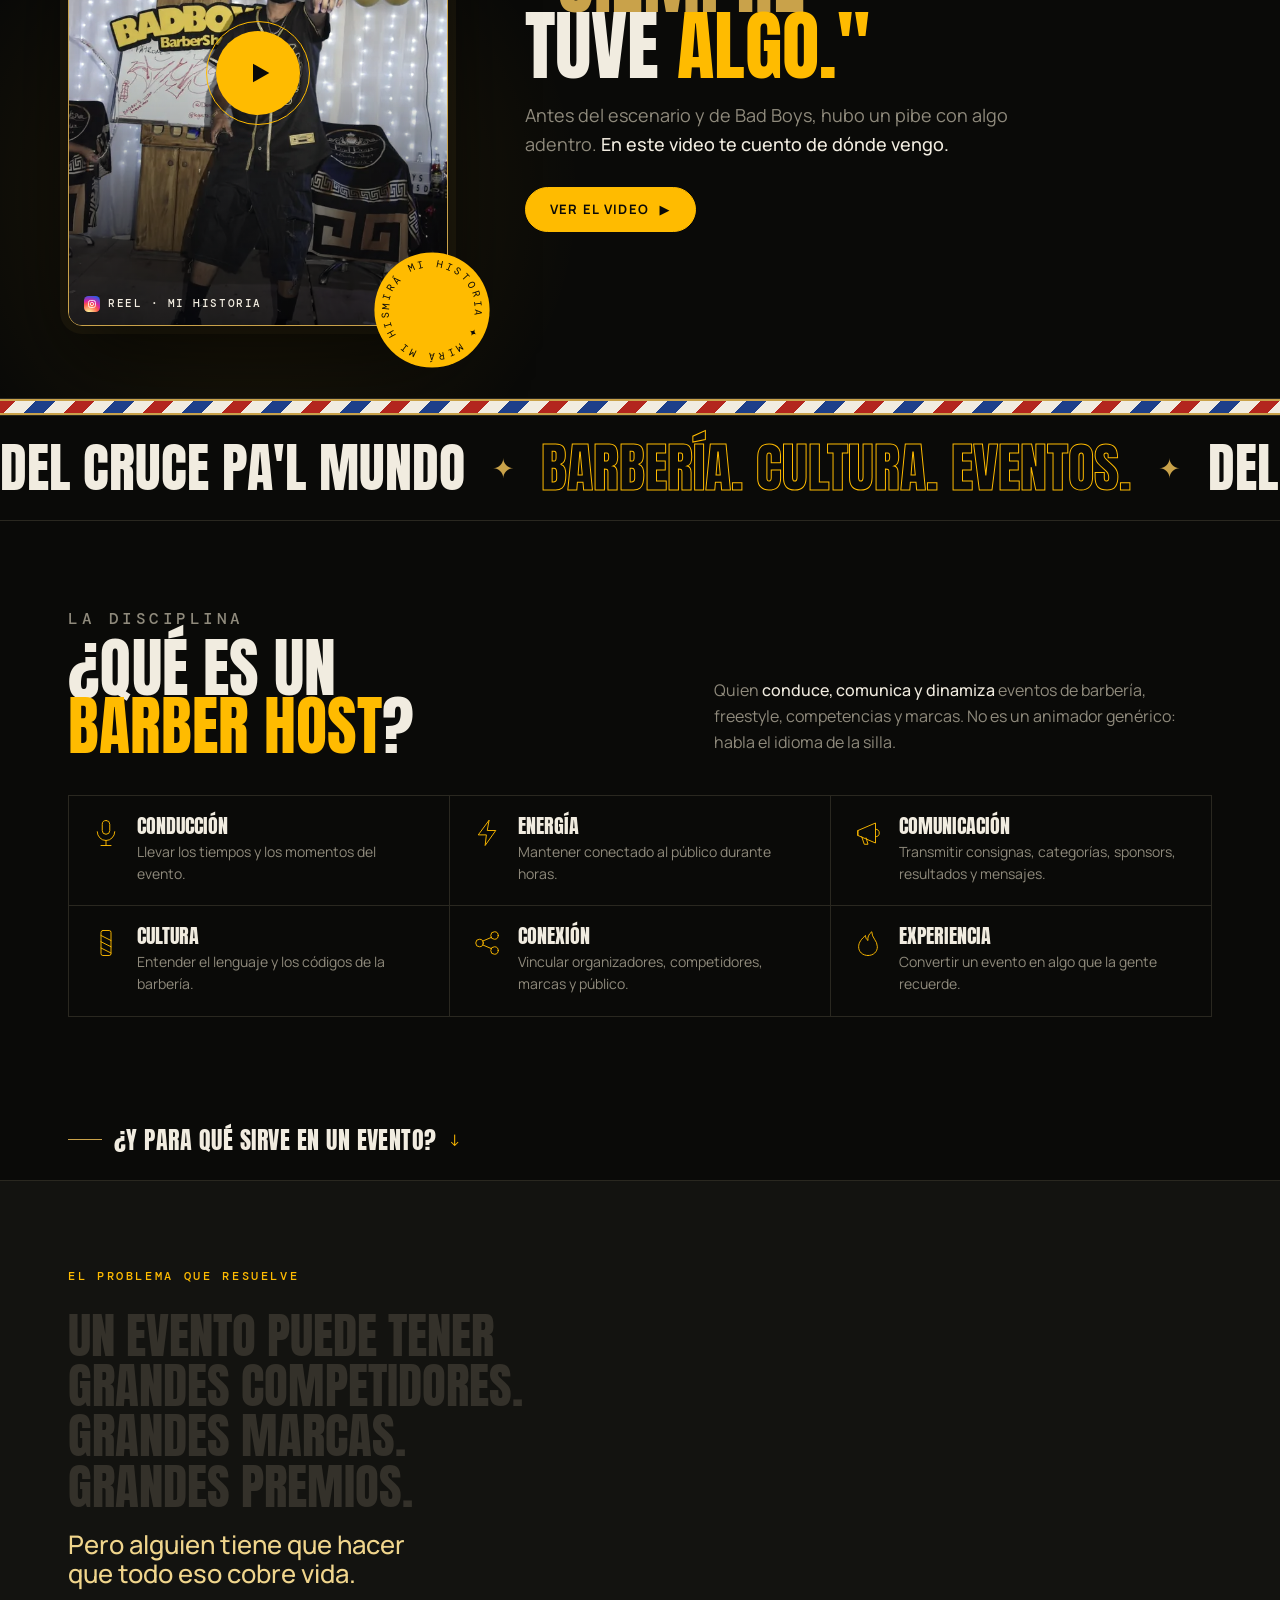
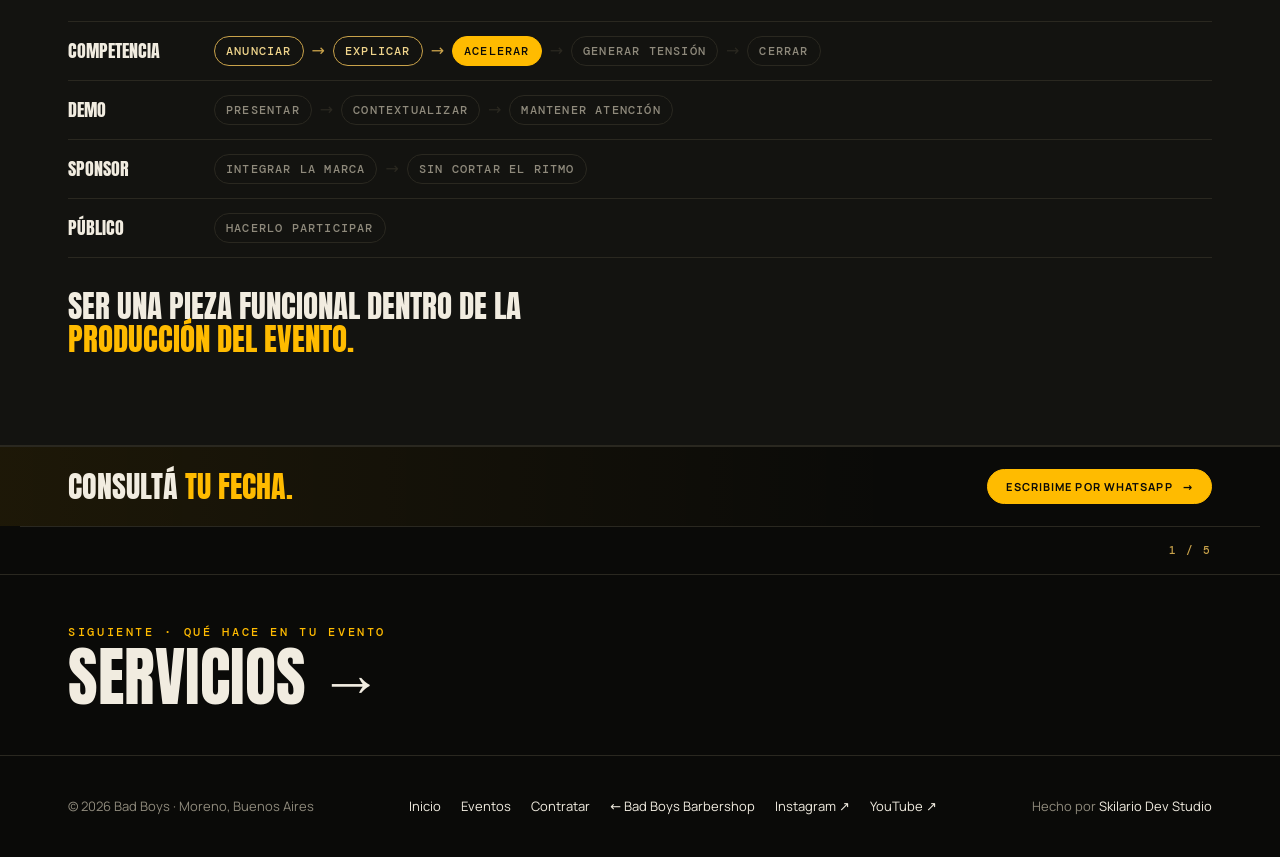
<file: barber-host/index.html>
<!doctype html>
<html lang="es">
<head>
  <meta charset="utf-8">
  <meta name="viewport" content="width=device-width, initial-scale=1, viewport-fit=cover">
  <!--
    SEO · URL pública del sitio: https://badboysbarber.com.ar/barber-host/
    Si se publica en otra dirección, buscar y reemplazar esa URL en este archivo,
    en sitemap.xml y en robots.txt (ver README).
  -->
  <title>Ezequiel Farias · Barber Host | Conductor de eventos de barbería</title>
  <meta name="description" content="Ezequiel Farias es Barber Host: conductor de campeonatos de barberos, batallas, expos, masterclass y activaciones de marca en Argentina. Más de 10 años en la barbería. Contratalo por WhatsApp.">
  <meta name="robots" content="index, follow, max-image-preview:large">
  <meta name="author" content="Ezequiel Farias">
  <link rel="canonical" href="https://badboysbarber.com.ar/barber-host/">
  <meta name="theme-color" content="#0a0a08">
  <meta name="referrer" content="strict-origin-when-cross-origin">

  <!-- Vista previa al compartir (WhatsApp, Instagram, Facebook, X) -->
  <meta property="og:type" content="profile">
  <meta property="og:locale" content="es_AR">
  <meta property="og:site_name" content="Bad Boy's Barbershop">
  <meta property="og:url" content="https://badboysbarber.com.ar/barber-host/">
  <meta property="og:title" content="Ezequiel Farias · Barber Host">
  <meta property="og:description" content="La voz. La energía. La conducción de la cultura barber. Campeonatos, expos, masterclass y marcas.">
  <meta property="og:image" content="https://badboysbarber.com.ar/barber-host/assets/img/brand/og-barber-host.jpg">
  <meta property="og:image:width" content="1200">
  <meta property="og:image:height" content="630">
  <meta property="og:image:alt" content="Ezequiel Farias, Barber Host, con el micrófono frente al público">
  <meta property="profile:first_name" content="Ezequiel">
  <meta property="profile:last_name" content="Farias">
  <meta name="twitter:card" content="summary_large_image">
  <meta name="twitter:title" content="Ezequiel Farias · Barber Host">
  <meta name="twitter:description" content="La voz. La energía. La conducción de la cultura barber.">
  <meta name="twitter:image" content="https://badboysbarber.com.ar/barber-host/assets/img/brand/og-barber-host.jpg">

  <!-- Íconos -->
  <link rel="icon" href="favicon.ico" sizes="48x48">
  <link rel="icon" type="image/png" href="assets/img/brand/icons/icon-192.png" sizes="192x192">
  <link rel="apple-touch-icon" href="assets/img/brand/icons/apple-touch-icon.png">
  <link rel="manifest" href="site.webmanifest">

  <!-- Velocidad: tipografías propias, precargadas (las que se ven arriba de todo) -->
  <link rel="preload" href="assets/fonts/anton-latin-400-normal.woff2" as="font" type="font/woff2" crossorigin>
  <link rel="preload" href="assets/fonts/manrope-latin-wght-normal.woff2" as="font" type="font/woff2" crossorigin>
  <link rel="stylesheet" href="assets/css/fonts.css">

  <!-- Estilos (el orden importa: cada archivo pisa al anterior) -->
  <link rel="stylesheet" href="assets/css/tokens.css">
  <link rel="stylesheet" href="assets/css/base.css">
  <link rel="stylesheet" href="assets/css/components.css">
  <link rel="stylesheet" href="assets/css/sections.css">
  <link rel="stylesheet" href="assets/css/media.css">
  <link rel="stylesheet" href="assets/css/navigation.css">
  <link rel="stylesheet" href="assets/css/theme-electric.css">
  <link rel="stylesheet" href="assets/css/modal.css">
  <link rel="stylesheet" href="assets/css/responsive.css">
  <link rel="stylesheet" href="assets/css/badboys.css">
  <link rel="stylesheet" href="assets/css/perf.css">
  <link rel="stylesheet" href="assets/css/guiado.css">

  <!-- Datos estructurados (Google entiende quién es Eze, qué ofrece y dónde) -->
  <script type="application/ld+json">
  {
    "@context": "https://schema.org",
    "@graph": [
      {
        "@type": "WebSite",
        "@id": "https://badboysbarber.com.ar/barber-host/#website",
        "url": "https://badboysbarber.com.ar/barber-host/",
        "name": "Ezequiel Farias · Barber Host",
        "inLanguage": "es-AR",
        "publisher": { "@id": "https://badboysbarber.com.ar/#barberia" }
      },
      {
        "@type": "ProfilePage",
        "@id": "https://badboysbarber.com.ar/barber-host/#pagina",
        "url": "https://badboysbarber.com.ar/barber-host/",
        "name": "Ezequiel Farias · Barber Host | Conductor de eventos de barbería",
        "inLanguage": "es-AR",
        "isPartOf": { "@id": "https://badboysbarber.com.ar/barber-host/#website" },
        "primaryImageOfPage": "https://badboysbarber.com.ar/barber-host/assets/img/brand/og-barber-host.jpg",
        "mainEntity": { "@id": "https://badboysbarber.com.ar/barber-host/#eze" }
      },
      {
        "@type": "Person",
        "@id": "https://badboysbarber.com.ar/barber-host/#eze",
        "name": "Ezequiel Farias",
        "alternateName": ["Eze Farias", "Barber Host"],
        "jobTitle": "Barber Host · Conductor de eventos de barbería",
        "description": "Barbero y conductor de eventos de la cultura barber: campeonatos, batallas, expos, masterclass, demos y activaciones de marca. Dueño de Bad Boy's Barbershop en Moreno.",
        "url": "https://badboysbarber.com.ar/barber-host/",
        "image": "https://badboysbarber.com.ar/barber-host/assets/img/brand/og-barber-host.jpg",
        "telephone": "+5491136596097",
        "worksFor": { "@id": "https://badboysbarber.com.ar/#barberia" },
        "sameAs": ["https://www.instagram.com/ezequielfarias15/", "https://www.youtube.com/@ezequielfariasok"],
        "knowsAbout": ["Barbería", "Conducción de eventos", "Campeonatos de barberos", "Batallas de barberos", "Masterclass de barbería", "Activaciones de marca"],
        "knowsLanguage": "es"
      },
      {
        "@type": "HairSalon",
        "@id": "https://badboysbarber.com.ar/#barberia",
        "name": "Bad Boy's Barbershop",
        "url": "https://badboysbarber.com.ar",
        "logo": "https://badboysbarber.com.ar/images/Logos/logo-badboys.webp",
        "foundingDate": "2018",
        "address": {
          "@type": "PostalAddress",
          "addressLocality": "Moreno",
          "addressRegion": "Buenos Aires",
          "addressCountry": "AR"
        }
      },
      {
        "@type": "Service",
        "@id": "https://badboysbarber.com.ar/barber-host/#servicio",
        "name": "Barber Host: conducción de eventos de barbería",
        "serviceType": "Conducción y animación de eventos de barbería",
        "provider": { "@id": "https://badboysbarber.com.ar/barber-host/#eze" },
        "areaServed": { "@type": "Country", "name": "Argentina" },
        "availableChannel": {
          "@type": "ServiceChannel",
          "serviceUrl": "https://wa.me/5491136596097",
          "servicePhone": "+5491136596097"
        },
        "hasOfferCatalog": {
          "@type": "OfferCatalog",
          "name": "Servicios de Barber Host",
          "itemListElement": [
            { "@type": "Offer", "itemOffered": { "@type": "Service", "name": "Conducción de competencias y campeonatos de barberos" } },
            { "@type": "Offer", "itemOffered": { "@type": "Service", "name": "Animación de expos y festivales de barbería" } },
            { "@type": "Offer", "itemOffered": { "@type": "Service", "name": "Presentación de demos y masterclass" } },
            { "@type": "Offer", "itemOffered": { "@type": "Service", "name": "Activaciones de marca y sponsors" } },
            { "@type": "Offer", "itemOffered": { "@type": "Service", "name": "Premiaciones" } }
          ]
        }
      }
    ]
  }
  </script>
</head>
<body>

<svg width="0" height="0" style="position:absolute" aria-hidden="true">
  <symbol id="ig" viewBox="0 0 24 24"><rect x="3.5" y="3.5" width="17" height="17" rx="5"/><circle cx="12" cy="12" r="4"/><circle cx="17.3" cy="6.7" r="1" fill="#fff" stroke="none"/></symbol>
  <symbol id="yt" viewBox="0 0 68 48"><path d="M66.5 7.5A8.5 8.5 0 0 0 60.5 1.5C55.2 0 34 0 34 0S12.8 0 7.5 1.5A8.5 8.5 0 0 0 1.5 7.5C0 12.8 0 24 0 24s0 11.2 1.5 16.5a8.5 8.5 0 0 0 6 6C12.8 48 34 48 34 48s21.2 0 26.5-1.5a8.5 8.5 0 0 0 6-6C68 35.2 68 24 68 24s0-11.2-1.5-16.5z" fill="#FF0000"/><path d="M27 34.3L45 24 27 13.7z" fill="#fff"/></symbol>
  <symbol id="wa" viewBox="0 0 24 24"><path d="M17.47 14.38c-.3-.15-1.76-.87-2.03-.97-.27-.1-.47-.15-.67.15-.2.3-.77.97-.94 1.17-.17.2-.35.22-.64.07-.3-.15-1.26-.46-2.4-1.48-.89-.79-1.49-1.77-1.66-2.07-.17-.3-.02-.46.13-.61.13-.13.3-.35.45-.52.15-.17.2-.3.3-.5.1-.2.05-.37-.02-.52-.08-.15-.67-1.61-.92-2.21-.24-.58-.49-.5-.67-.51h-.57c-.2 0-.52.07-.79.37-.27.3-1.04 1.02-1.04 2.48s1.07 2.88 1.21 3.08c.15.2 2.1 3.2 5.08 4.49.71.31 1.26.49 1.69.63.71.23 1.36.2 1.87.12.57-.08 1.76-.72 2-1.41.25-.7.25-1.29.17-1.41-.07-.13-.27-.2-.57-.35M12.05 21.5h-.01a9.4 9.4 0 0 1-4.8-1.31l-.34-.2-3.57.93.95-3.48-.22-.36a9.4 9.4 0 0 1-1.44-5.01c0-5.2 4.23-9.43 9.44-9.43 2.52 0 4.89.98 6.67 2.77a9.37 9.37 0 0 1 2.76 6.67c0 5.2-4.23 9.43-9.44 9.43M20.1 3.9A11.3 11.3 0 0 0 12.05.55C5.77.55.66 5.66.66 11.94c0 2 .52 3.97 1.52 5.7L.56 23.45l5.95-1.56a11.38 11.38 0 0 0 5.44 1.39h.01c6.28 0 11.39-5.11 11.39-11.39 0-3.04-1.18-5.9-3.33-8.05"/></symbol>
</svg>
<div class="progress" id="progress" aria-hidden="true"></div>

<nav class="nav" aria-label="Principal">
  <div class="wrap">
    <a class="logo" href="#inicio">
      <img src="assets/img/brand/logo-badboys.webp" width="420" height="116" alt="Bad Boy's Barbershop">
      <span class="who"><b>Ezequiel Farias</b><i>Barber Host</i></span>
    </a>
    <ul class="menu" id="menu" data-render="nav">
    </ul>
    <a class="btn solid sm magnet nav-cta" href="#contacto">Contratar <span class="arr">→</span></a>
    <a class="bb-back" href="../index.html" data-badboys aria-label="Volver a Bad Boys Barbershop">Bad Boys <span aria-hidden="true">↩</span></a>
  </div>
</nav>

<main>
<!-- Inicio viene visible desde el HTML: se pinta antes de que cargue el JS (más rápido y sin saltos) -->
<div class="view active no-anim" id="inicio" data-title="Inicio">
<!-- 01 HOME / IMPACTO -->
<header class="hero" id="top">
  <div class="hero-photo">
    <picture>
      <!-- Celular: recorte propio con la cara arriba, así el título no la tapa.
           WebP (más liviano) con tamaños para cada pantalla; JPG de respaldo. -->
      <source media="(max-width: 560px)" type="image/webp" srcset="assets/img/eze/eze-hero-mobile-600.webp 600w, assets/img/eze/eze-hero-mobile.webp 900w" sizes="100vw">
      <source type="image/webp" srcset="assets/img/eze/eze-hero-600.webp 600w, assets/img/eze/eze-hero.webp 900w" sizes="(max-width: 760px) 100vw, 780px">
      <img id="hero-img" class="hero-img" src="assets/img/eze/eze-hero.webp" width="900" height="1488" fetchpriority="high" alt="Ezequiel Farias con el micrófono en un evento de barbería, con el público atrás">
    </picture>
  </div>
  <div class="spot" aria-hidden="true"></div>
  <div class="wrap">
    <h1>
      <span class="name"><span class="first">Ezequiel</span> <span class="last">Farias</span></span>
      <span class="line"><span>Barber</span></span>
      <span class="line"><span><span class="metal neon">Host</span><svg class="mic" viewBox="0 0 24 24" fill="none" stroke="#ffbb00" stroke-width="2" stroke-linecap="round" aria-hidden="true"><rect x="9" y="2" width="6" height="12" rx="3"/><path d="M5 11a7 7 0 0 0 14 0M12 18v4"/></svg></span></span>
    </h1>
    <div class="row2">
      <p class="tag">La voz. La energía. <span class="y">La conducción de la cultura barber.</span></p>
      <div class="ctas">
        <a class="btn solid magnet" href="#contacto">Contratar Barber Host <span class="arr">→</span></a>
        <a class="btn magnet" href="#historia">Ver mi historia ▶</a>
      </div>
    </div>
  </div>
  <span class="scroll-hint" aria-hidden="true"></span>
</header>

<div class="statement">
  <div class="wrap">
    <p class="rv"><span>No conduzco eventos.</span><span class="y zap">Los hago vivir.</span></p>
    <small class="rv">Barber Host no vende horas de micrófono. Te hace vivir una experiencia: el momento en que un campeonato, una demo o un lanzamiento pasa de estar bien producido a ser algo que la gente recuerda.</small>
  </div>
</div>

<!-- MI HISTORIA -->
<section class="story" id="historia">
  <div class="wrap">
    <a class="story-card rv" data-video="ig:DcXJl1axS0Y" href="https://www.instagram.com/reel/DcXJl1axS0Y/" target="_blank" rel="noopener">
      <span class="inner"><img src="assets/img/covers/reel-mi-historia.webp" width="600" height="899" alt="Ezequiel Farias en Bad Boys" loading="lazy" decoding="async"></span>
      <span class="logo-ig badge-ig"><svg><use href="#ig"/></svg></span><span class="play"><svg viewBox="0 0 24 24"><path d="M6 4l14 8-14 8z"/></svg></span>
      <span class="lbl"><span class="logo-ig"><svg><use href="#ig"/></svg></span>Reel · Mi historia</span>
      <svg class="ring" viewBox="0 0 200 200" aria-hidden="true"><defs><path id="rc" d="M100,100 m-72,0 a72,72 0 1,1 144,0 a72,72 0 1,1 -144,0"/></defs><circle cx="100" cy="100" r="96" fill="#ffbb00"/><text font-family="DM Mono, monospace" font-size="17" letter-spacing="5" fill="#0a0a08"><textPath href="#rc">MIRÁ MI HISTORIA ✦ MIRÁ MI HISTORIA ✦ </textPath></text></svg>
    </a>
    <div>
      <p class="eyebrow">Mi historia</p>
      <h2 class="rv"><em>"Siempre</em>tuve <span class="y">algo."</span></h2>
      <p class="body rv">Antes del escenario y de Bad Boys, hubo un pibe con algo adentro. <strong>En este video te cuento de dónde vengo.</strong></p>
      <a class="btn solid magnet" data-video="ig:DcXJl1axS0Y" href="https://www.instagram.com/reel/DcXJl1axS0Y/" target="_blank" rel="noopener">Ver el video <span class="arr">▶</span></a>
    </div>
  </div>
</section>



<div class="pole" aria-hidden="true"></div>

<div class="phrase" aria-hidden="true"><div class="t"><span class="seq"><span>Del cruce pa'l mundo</span><span class="s">✦</span><span class="o">Barbería. Cultura. Eventos.</span><span class="s">✦</span><span>Del cruce pa'l mundo</span><span class="s">✦</span><span class="o">Barbería. Cultura. Eventos.</span><span class="s">✦</span></span><span class="seq"><span>Del cruce pa'l mundo</span><span class="s">✦</span><span class="o">Barbería. Cultura. Eventos.</span><span class="s">✦</span><span>Del cruce pa'l mundo</span><span class="s">✦</span><span class="o">Barbería. Cultura. Eventos.</span><span class="s">✦</span></span></div></div>

<!-- 02 QUÉ ES -->
<section id="que-es">
  <div class="wrap">
    <div class="sec-head">
      <div><p class="eyebrow">La disciplina</p><h2 class="rv">¿Qué es un <span class="y">Barber Host</span>?</h2></div>
      <p class="rv">Quien <strong>conduce, comunica y dinamiza</strong> eventos de barbería, freestyle, competencias y marcas. No es un animador genérico: habla el idioma de la silla.</p>
    </div>
    <div class="pillars">
      <article class="pillar rv"><svg viewBox="0 0 48 48"><rect x="18" y="4" width="12" height="22" rx="6"/><path d="M10 22a14 14 0 0 0 28 0M24 36v8M16 44h16"/></svg><div><h3>Conducción</h3><p>Llevar los tiempos y los momentos del evento.</p></div></article>
      <article class="pillar rv"><svg viewBox="0 0 48 48"><path d="M27 4L10 27h13l-2 17 17-24H25z"/></svg><div><h3>Energía</h3><p>Mantener conectado al público durante horas.</p></div></article>
      <article class="pillar rv"><svg viewBox="0 0 48 48"><path d="M8 20l28-12v32L8 28zM8 20v8M36 18a6 6 0 0 1 0 12M14 30l4 12h6l-3-10"/></svg><div><h3>Comunicación</h3><p>Transmitir consignas, categorías, sponsors, resultados y mensajes.</p></div></article>
      <article class="pillar rv"><svg viewBox="0 0 48 48"><rect x="16" y="4" width="16" height="40" rx="3"/><path d="M16 12l16 8M16 22l16 8M16 32l16 8"/></svg><div><h3>Cultura</h3><p>Entender el lenguaje y los códigos de la barbería.</p></div></article>
      <article class="pillar rv"><svg viewBox="0 0 48 48"><circle cx="12" cy="24" r="6"/><circle cx="36" cy="12" r="6"/><circle cx="36" cy="36" r="6"/><path d="M17 21l14-6M17 27l14 6"/></svg><div><h3>Conexión</h3><p>Vincular organizadores, competidores, marcas y público.</p></div></article>
      <article class="pillar rv"><svg viewBox="0 0 48 48"><path d="M24 44c9 0 15-6 15-14 0-10-9-14-9-24-5 4-7 9-6 14-3-2-4-5-4-8-6 5-11 11-11 18 0 8 6 14 15 14z"/></svg><div><h3>Experiencia</h3><p>Convertir un evento en algo que la gente recuerde.</p></div></article>
    </div>
  </div>
</section>

<div class="wrap"><div class="hint-row"><a class="hint" href="#problema"><b>¿Y para qué sirve en un evento?</b><i aria-hidden="true">↓</i></a></div>
</div>
<!-- 03 PROBLEMA -->
<section class="problem" id="problema">
  <div class="wrap">
    <p class="eyebrow" style="margin-bottom:28px">El problema que resuelve</p>
    <h2 class="big3 rv">
      <span class="dim">Un evento puede tener</span>
      <span>grandes competidores.</span>
      <span>grandes marcas.</span>
      <span class="k">grandes premios.</span>
    </h2>
    <p class="after rv">Pero alguien tiene que hacer que todo eso cobre vida.</p>

    <div class="flows" id="flows">
      <div class="flow"><h4>Competencia</h4><div class="steps"><span>Anunciar</span><i>→</i><span>Explicar</span><i>→</i><span>Acelerar</span><i>→</i><span>Generar tensión</span><i>→</i><span>Cerrar</span></div></div>
      <div class="flow"><h4>Demo</h4><div class="steps"><span>Presentar</span><i>→</i><span>Contextualizar</span><i>→</i><span>Mantener atención</span></div></div>
      <div class="flow"><h4>Sponsor</h4><div class="steps"><span>Integrar la marca</span><i>→</i><span>Sin cortar el ritmo</span></div></div>
      <div class="flow"><h4>Público</h4><div class="steps"><span>Hacerlo participar</span></div></div>
    </div>

    <div class="value">
      <p class="yes rv">Ser una pieza funcional dentro de la <span class="y">producción del evento.</span></p>
    </div>
  </div>
</section>

<aside class="cta-strip" aria-label="Contratar"><div class="wrap"><p>Consultá <span class="y">tu fecha.</span></p><a class="btn solid sm magnet" data-wa="default" href="https://wa.me/5491136596097?text=Hola%20Eze!%20Quiero%20consultar%20por%20Barber%20Host%20para%20un%20evento" target="_blank" rel="noopener">Escribime por WhatsApp <span class="arr">→</span></a></div></aside>
<div class="pager"><div class="wrap"><span class="count">1 / 5</span></div>
<a class="next" href="#servicios"><div class="wrap"><span class="eyebrow">Siguiente · Qué hace en tu evento</span><b>Servicios <span class="arr">→</span></b></div></a></div>
</div>

<div class="view" id="servicios" data-title="Servicios">
<header class="page-head"><div class="wrap">
  <p class="crumb"><a href="#inicio">Inicio</a><span>/</span>Servicios<span class="step">02 de 05</span></p>
  <h1>Servicios<span class="zap-dot zap">.</span></h1>
  <p class="lead">Qué hago arriba del escenario y por qué funciona.</p>
  <div class="chips"><span class="lbl">En esta sección</span><a class="chip-link" href="#que-hago">Qué hago <span>↓</span></a><a class="chip-link" href="#por-que">Por qué yo <span>↓</span></a><a class="chip-link" href="#energia">La energía <span>↓</span></a></div>
</div></header>
<!-- 04 SERVICIOS -->
<section id="que-hago">
  <div class="wrap">
    <div class="sec-head">
      <div><p class="eyebrow">Servicios</p><h2 class="rv">¿Qué hago como <em>Barber Host?</em></h2></div>
      <p class="rv">Cada formato necesita una conducción distinta.</p>
    </div>
    <div class="services">
      <article class="svc rv"><div class="ic"><svg viewBox="0 0 24 24"><rect x="9" y="2" width="6" height="12" rx="3"/><path d="M5 11a7 7 0 0 0 14 0M12 18v4"/></svg></div><h3>Conducción de competencias</h3><p>Categorías, tiempos, jurados, competidores, resultados y premiaciones.</p></article>
      <article class="svc rv"><div class="ic"><svg viewBox="0 0 24 24"><path d="M13 2L4 14h7l-1 8 9-12h-7z"/></svg></div><h3>Animación del evento</h3><p>Interacción con público, competidores y organización.</p></article>
      <article class="svc rv"><div class="ic"><svg viewBox="0 0 24 24"><path d="M3 20h18M5 20V9l7-5 7 5v11M10 20v-6h4v6"/></svg></div><h3>Artistas y shows</h3><p>Entradas, transiciones y cierres.</p></article>
      <article class="svc rv"><div class="ic"><svg viewBox="0 0 24 24"><circle cx="6" cy="18" r="3"/><circle cx="18" cy="18" r="3"/><path d="M8 16L19 4M16 16L5 4"/></svg></div><h3>Demos y masterclass</h3><p>Presentación de educadores, barberos y profesionales.</p></article>
      <article class="svc rv"><div class="ic"><svg viewBox="0 0 24 24"><path d="M20 12l-8 8-9-9V3h8z"/><circle cx="7.5" cy="7.5" r="1.5"/></svg></div><h3>Activaciones de marca</h3><p>Sponsors y productos integrados a la dinámica del evento.</p></article>
      <article class="svc rv"><div class="ic"><svg viewBox="0 0 24 24"><path d="M8 3h8v6a4 4 0 0 1-8 0zM8 5H4v2a4 4 0 0 0 4 4M16 5h4v2a4 4 0 0 1-4 4M12 13v4M8 21h8M9 17h6v4H9z"/></svg></div><h3>Premiaciones</h3><p>Podios, reconocimientos y momentos especiales.</p></article>
    </div>
    <div class="custom rv">
      <h3>Barber Host personalizado</h3>
      <div><p class="lead">Cada evento tiene una identidad. La conducción también.</p><p>Lenguaje, ritmo y dinámica a medida. Sin guion enlatado.</p></div>
    </div>
  </div>
</section>

<!-- 08 POR QUÉ -->
<section class="why" id="por-que" style="padding-top:0">
  <div class="wrap">
    <p class="eyebrow" style="margin-bottom:24px">Por qué Barber Host</p>
    <h2 class="claim rv">Entiendo el evento <span class="y">porque vengo de la industria.</span></h2>
    <ul class="know" id="know">
      <li>Conozco la barbería.</li>
      <li>Conozco las competencias.</li>
      <li>Conozco a los barberos.</li>
      <li>Conozco al público.</li>
      <li>Conozco lo que es estar detrás de una silla.</li>
      <li class="closing">Y ahora, lo que significa estar frente a cientos de personas.</li>
    </ul>
  </div>
</section>

<!-- CIENCIA -->
<section class="science" id="energia">
  <svg class="wave" viewBox="0 0 1200 140" preserveAspectRatio="none" aria-hidden="true"><path id="wave" fill="none" stroke="#ffbb00" stroke-width="1.5" d=""/></svg>
  <div class="wrap" style="position:relative">
    <div class="sec-head">
      <div><p class="eyebrow">Lo que no se ve</p><h2 class="rv">La ciencia detrás <em>de la</em> energía</h2></div>
      <p class="rv">Conducir durante horas tiene técnica. Esto pasa arriba del escenario mientras el público solo siente que "estuvo buenísimo".</p>
    </div>
    <div class="sci">
      <div class="rv"><h3>El ritmo</h3><p>Un evento tiene momentos altos y bajos. El host sabe cuándo acelerar y cuándo dejar respirar.</p></div>
      <div class="rv"><h3>La atención</h3><p>El público no puede pasar cuatro horas recibiendo información de la misma manera.</p></div>
      <div class="rv"><h3>La expectativa</h3><p>Una competencia también se construye desde la palabra.</p></div>
      <div class="rv"><h3>La identidad</h3><p>El host representa parte de la personalidad del evento.</p></div>
    </div>
    <div class="spark rv">
      <span>La chispa se comparte.</span>
      <span>La energía se transmite.</span>
      <svg class="bolt" viewBox="0 0 24 24" aria-hidden="true"><path d="M13 2L4 14h7l-1 8 9-12h-7z"/></svg>
    </div>
  </div>
</section>

<aside class="cta-strip" aria-label="Contratar"><div class="wrap"><p>Consultá <span class="y">tu fecha.</span></p><a class="btn solid sm magnet" data-wa="default" href="https://wa.me/5491136596097?text=Hola%20Eze!%20Quiero%20consultar%20por%20Barber%20Host%20para%20un%20evento" target="_blank" rel="noopener">Escribime por WhatsApp <span class="arr">→</span></a></div></aside>
<div class="pager"><div class="wrap"><a class="prev" href="#inicio">← Inicio</a><span class="count">2 / 5</span></div>
<a class="next" href="#experiencia"><div class="wrap"><span class="eyebrow">Siguiente · De la silla al escenario</span><b>Experiencia <span class="arr">→</span></b></div></a></div>
</div>

<div class="view" id="experiencia" data-title="Experiencia">
<header class="page-head"><div class="wrap">
  <p class="crumb"><a href="#inicio">Inicio</a><span>/</span>Experiencia<span class="step">03 de 05</span></p>
  <h1>Experiencia<span class="zap-dot zap">.</span></h1>
  <p class="lead">El camino desde la silla de barbero hasta el micrófono.</p>
  
</div></header>
<div class="phrase" aria-hidden="true"><div class="t rev"><span class="seq"><span class="o">De la silla</span><span>al escenario</span><span class="s">✦</span><span class="o">De la silla</span><span>al escenario</span><span class="s">✦</span><span class="o">De la silla</span><span>al escenario</span><span class="s">✦</span></span><span class="seq"><span class="o">De la silla</span><span>al escenario</span><span class="s">✦</span><span class="o">De la silla</span><span>al escenario</span><span class="s">✦</span><span class="o">De la silla</span><span>al escenario</span><span class="s">✦</span></span></div></div>

<!-- 05 EXPERIENCIA -->
<section id="recorrido">
  <div class="wrap">
    <div class="sec-head">
      <div><p class="eyebrow">Experiencia</p><h2 class="rv">De la silla <em>al</em> escenario</h2></div>
      <p class="rv">Del salón al escenario: por eso conoce el evento desde adentro.</p>
    </div>
    <div class="exp">
      <div class="photos">
        <div class="photo"><img src="assets/img/eze/eze-silla-escenario.webp" srcset="assets/img/eze/eze-silla-escenario-600.webp 600w, assets/img/eze/eze-silla-escenario.webp 900w" sizes="(max-width: 760px) 100vw, 40vw" width="900" height="1200" decoding="async" alt="Ezequiel sentado en una mesa, anotando antes de un evento" style="object-position:50% 40%" loading="lazy"><span class="cap">De la silla al escenario</span></div>
        <div class="photo"><img src="assets/img/eze/eze-en-vivo.webp" srcset="assets/img/eze/eze-en-vivo-600.webp 600w, assets/img/eze/eze-en-vivo.webp 900w" sizes="(max-width: 760px) 100vw, 40vw" width="900" height="1488" decoding="async" alt="Ezequiel con el micrófono saludando al público" style="object-position:50% 30%" loading="lazy"><span class="cap">En vivo</span></div>
        <a class="photo" href="#historia"><img src="assets/img/covers/reel-mi-historia.webp" width="600" height="899" decoding="async" alt="Ezequiel Farias en Bad Boys" style="object-position:50% 35%" loading="lazy"><span class="cap">▶ Mi historia</span></a>
      </div>
      <div>
        <ol class="tl" id="tl">
          <span class="fill" aria-hidden="true"></span>
          <li><span class="when">2018</span><h3>Abre Bad Boys</h3><p>La barbería en Moreno, tras años de esfuerzo previo. El punto de partida de todo.</p></li>
          <li><span class="when">Barbero</span><h3>Comunidad</h3><p>Comunidad y público, todos los días en la silla.</p></li>
          <li><span class="when">Academia</span><h3>Formación</h3><p>Enseñar es comunicar. Ahí se afila la palabra.</p></li>
          <li><span class="when">Eventos</span><h3>Primeras conducciones</h3><p>El salto del salón al escenario.</p></li>
          <li><span class="when">Hoy</span><h3>Barber Host</h3><p>Una nueva etapa profesional.</p></li>
        </ol>
        <div class="decade rv"><b data-count="10">10<sup>+</sup></b><p>Más de una década en la industria barberil.</p></div>
      </div>
    </div>
  </div>
</section>

<aside class="cta-strip" aria-label="Contratar"><div class="wrap"><p>Consultá <span class="y">tu fecha.</span></p><a class="btn solid sm magnet" data-wa="default" href="https://wa.me/5491136596097?text=Hola%20Eze!%20Quiero%20consultar%20por%20Barber%20Host%20para%20un%20evento" target="_blank" rel="noopener">Escribime por WhatsApp <span class="arr">→</span></a></div></aside>
<div class="pager"><div class="wrap"><a class="prev" href="#servicios">← Servicios</a><span class="count">3 / 5</span></div>
<a class="next" href="#eventos"><div class="wrap"><span class="eyebrow">Siguiente · Portfolio y videos</span><b>Eventos <span class="arr">→</span></b></div></a></div>
</div>

<div class="view" id="eventos" data-title="Eventos">
<header class="page-head"><div class="wrap">
  <p class="crumb"><a href="#inicio">Inicio</a><span>/</span>Eventos<span class="step">04 de 05</span></p>
  <h1>Eventos<span class="zap-dot zap">.</span></h1>
  <p class="lead">Dónde ya estuve, en fotos y video.</p>
  <div class="chips"><span class="lbl">En esta sección</span><a class="chip-link" href="#portfolio">Eventos <span>↓</span></a><a class="chip-link" href="#videos">Videos <span>↓</span></a></div>
</div></header>
<!-- 06 EVENTOS -->
<section class="events" id="portfolio">
  <div class="wrap">
    <div class="sec-head">
      <div><p class="eyebrow">Portfolio</p><h2 class="rv">Dónde <em>ya</em> estuve</h2></div>
      <p class="rv">Cada evento, con su rol: <strong>Barber Host</strong>.</p>
    </div>
    <div class="ev-grid">
      <article class="ev rv">
        <div class="photo ev-img"><img src="assets/img/eventos/west-side.webp" srcset="assets/img/eventos/west-side-600.webp 600w, assets/img/eventos/west-side.webp 854w" sizes="(max-width: 820px) 100vw, 33vw" width="854" height="1280" alt="Ezequiel Farias con el micrófono en Bienvenido al We$t Side, en el Cruce Castelar" style="object-position:50% 25%" loading="lazy" decoding="async"></div>
        <div class="body"><span class="role"><svg viewBox="0 0 24 24"><rect x="9" y="2" width="6" height="12" rx="3"/><path d="M5 11a7 7 0 0 0 14 0M12 18v4"/></svg>Rol: Barber Host</span><h3>Bienvenido al We$t Side ⚡<small>Cruce Castelar</small></h3><p>Conducción del evento en casa, con el público arriba de principio a fin.</p></div>
      </article>
      <article class="ev rv">
        <div class="photo ev-img"><img src="assets/img/eventos/liga-de-barberos.webp" srcset="assets/img/eventos/liga-de-barberos-600.webp 600w, assets/img/eventos/liga-de-barberos.webp 900w" sizes="(max-width: 820px) 100vw, 33vw" width="900" height="1200" alt="Flyer de la Liga de Barberos Zona Oeste con Ezequiel Farias como host y locutor" style="object-position:50% 0%" loading="lazy" decoding="async"></div>
        <div class="body"><span class="role"><svg viewBox="0 0 24 24"><rect x="9" y="2" width="6" height="12" rx="3"/><path d="M5 11a7 7 0 0 0 14 0M12 18v4"/></svg>Rol: Host y locutor</span><h3>Liga de Barberos<small>Merlo · Zona Oeste</small></h3><p>Tres categorías (fast fade, freestyle y fade en 40 minutos) y la gran final.</p></div>
      </article>
      <article class="ev rv">
        <div class="photo ev-img"><img src="assets/img/eventos/barber-vs-barber-8.webp" srcset="assets/img/eventos/barber-vs-barber-8-600.webp 600w, assets/img/eventos/barber-vs-barber-8.webp 900w" sizes="(max-width: 820px) 100vw, 33vw" width="900" height="900" alt="Flyer de Barber vs Barber 8 con Ezequiel Farias como speaker oficial" style="object-position:50% 20%" loading="lazy" decoding="async"></div>
        <div class="body"><span class="role"><svg viewBox="0 0 24 24"><rect x="9" y="2" width="6" height="12" rx="3"/><path d="M5 11a7 7 0 0 0 14 0M12 18v4"/></svg>Rol: Speaker oficial</span><h3>Barber vs Barber<small>Hurlingham · Edición 8</small></h3><p>Presentación de competidores, categorías, jurado y premiación.</p></div>
      </article>
      <article class="ev rv">
        <div class="photo ev-img"><img src="assets/img/eventos/reyes-del-filo.webp" srcset="assets/img/eventos/reyes-del-filo-600.webp 600w, assets/img/eventos/reyes-del-filo.webp 854w" sizes="(max-width: 620px) 76vw, (max-width: 1099px) 50vw, 25vw" width="854" height="1280" alt="Ezequiel Farias con el micrófono en Reyes del Filo" style="object-position:50% 22%" loading="lazy" decoding="async"></div>
        <div class="body"><span class="role"><svg viewBox="0 0 24 24"><rect x="9" y="2" width="6" height="12" rx="3"/><path d="M5 11a7 7 0 0 0 14 0M12 18v4"/></svg>Rol: Barber Host</span><h3>Reyes del Filo</h3><p>Conducción y animación del evento, micrófono en mano.</p></div>
      </article>
    </div>

    <div class="hint-row inline"><a class="hint" href="#videos"><b>Ahora mirá cómo se vive</b><i aria-hidden="true">↓</i></a></div>
<div class="sub-head" id="videos">
      <h3>En video</h3>
      <p>Tocá cualquiera para verlo.</p>
    </div>

    <div id="yt-featured" data-render="youtube"></div>

    <div class="reels" id="reels" data-render="reels"></div>
    <div class="more"><button class="btn magnet" id="more-reels" type="button" aria-controls="reels" aria-expanded="false">Ver todos los reels <span class="arr">↓</span></button></div>
    <div class="follow rv">
      <p>Más eventos y contenido en mis redes</p>
      <div class="socials"><a href="https://www.instagram.com/ezequielfarias15/" data-social="instagram" target="_blank" rel="noopener"><span class="logo-ig"><svg><use href="#ig"/></svg></span>@ezequielfarias15 ↗</a><a href="https://www.youtube.com/@ezequielfariasok" data-social="youtube" target="_blank" rel="noopener"><span class="logo-yt"><svg viewBox="0 0 68 48"><use href="#yt"/></svg></span>@ezequielfariasok ↗</a></div>
    </div>
  </div>
</section>


<aside class="cta-strip" aria-label="Contratar"><div class="wrap"><p>Consultá <span class="y">tu fecha.</span></p><a class="btn solid sm magnet" data-wa="default" href="https://wa.me/5491136596097?text=Hola%20Eze!%20Quiero%20consultar%20por%20Barber%20Host%20para%20un%20evento" target="_blank" rel="noopener">Escribime por WhatsApp <span class="arr">→</span></a></div></aside>
<div class="pager"><div class="wrap"><a class="prev" href="#experiencia">← Experiencia</a><span class="count">4 / 5</span></div>
<a class="next" href="#contratar"><div class="wrap"><span class="eyebrow">Siguiente · Organizadores, marcas y contacto</span><b>Contratar <span class="arr">→</span></b></div></a></div>
</div>

<div class="view" id="contratar" data-title="Contratar">
<header class="page-head"><div class="wrap">
  <p class="crumb"><a href="#inicio">Inicio</a><span>/</span>Contratar<span class="step">05 de 05</span></p>
  <h1>Contratar<span class="zap-dot zap">.</span></h1>
  <p class="lead">Contame tu evento y te respondo por WhatsApp.</p>
  <div class="chips"><span class="lbl">En esta sección</span><a class="chip-link" href="#organizadores">Para quién <span>↓</span></a><a class="chip-link" href="#contacto">Escribime <span>↓</span></a></div>
</div></header>
<!-- 07 ORGANIZADORES -->
<section id="organizadores">
  <div class="wrap">
    <div class="sec-head">
      <div><p class="eyebrow">Marcas / organizadores</p><h2 class="rv">¿Organizás un <span class="y">evento</span>?</h2></div>
      <p class="rv"><strong>Necesita alguien que conecte cada momento con el público.</strong></p>
    </div>
    <div class="paths">
      <a class="path rv" href="#contacto"><span class="who">Productoras · campeonatos · expos</span><div><h3>Organizadores</h3><p style="margin-top:10px">Conducción de tu competencia, expo o festival completo.</p></div><span class="go"><span>Consultar fecha</span><span>→</span></span></a>
      <a class="path rv" href="#contacto"><span class="who">Productos · máquinas · insumos</span><div><h3>Marcas</h3><p style="margin-top:10px">Lanzamientos, activaciones en stand e integración de sponsors.</p></div><span class="go"><span>Escribime</span><span>→</span></span></a>
      <a class="path rv" href="#contacto"><span class="who">Barberos · educadores · academias</span><div><h3>Barberos y educadores</h3><p style="margin-top:10px">Presentación de tu masterclass, demo o evento propio.</p></div><span class="go"><span>Escribime</span><span>→</span></span></a>
    </div>
  </div>
</section>

<div class="wrap"><div class="hint-row"><a class="hint" href="#contacto"><b>Último paso: escribime</b><i aria-hidden="true">↓</i></a></div>
</div>
<!-- CIERRE -->
<section class="final">
  <div class="photo" aria-hidden="true"><img src="assets/img/fondos/fondo-contrato.webp" srcset="assets/img/fondos/fondo-contrato-600.webp 600w, assets/img/fondos/fondo-contrato.webp 1280w" sizes="100vw" width="1280" height="854" alt="" loading="lazy" decoding="async"></div>
  <div class="wrap inner">
    <h2 class="rv">¿Tenés un evento?<span class="y">Hablemos.</span></h2>
    <p class="sig"><b>Ezequiel Farias</b><i>Barber Host</i></p>
  </div>
</section>

<section class="contact" id="contacto">
  <div class="wrap grid">
    <div class="aside">
      <p class="eyebrow">Contrataciones</p>
      <h2>Contame qué <span class="y">estás armando</span></h2>
      <p>Te respondo en menos de 24 horas con disponibilidad y propuesta.</p>
      <div class="socials"><a href="https://www.instagram.com/ezequielfarias15/" data-social="instagram" target="_blank" rel="noopener"><span class="logo-ig"><svg><use href="#ig"/></svg></span>Instagram ↗</a><a href="https://www.youtube.com/@ezequielfariasok" data-social="youtube" target="_blank" rel="noopener"><span class="logo-yt"><svg viewBox="0 0 68 48"><use href="#yt"/></svg></span>YouTube ↗</a></div>
    </div>
    <div class="contact-wa rv">
      <p class="eyebrow">Para responderte más rápido, contame</p>
      <ul class="files">
        <li>Fecha del evento <span>01</span></li>
        <li>Ciudad y lugar <span>02</span></li>
        <li>Tipo de evento <span>03</span></li>
        <li>Público estimado <span>04</span></li>
      </ul>
      <a class="wa-card" data-wa="default" href="https://wa.me/5491136596097?text=Hola%20Eze!%20Quiero%20consultar%20por%20Barber%20Host%20para%20un%20evento" target="_blank" rel="noopener"><svg viewBox="0 0 24 24"><use href="#wa"/></svg><div><b>Escribime por WhatsApp</b><span id="wa-num">+54 9 11 3659-6097</span></div></a>
    </div>
  </div>
</section>
<div class="pager last"><div class="wrap"><a class="prev" href="#eventos">← Eventos</a><span class="count">5 / 5</span><a class="prev" href="#inicio">Volver al inicio ↑</a></div></div>
</div>
</main>

<footer>
  <div class="wrap">
    <span>© 2026 Bad Boys · Moreno, Buenos Aires</span>
    <span style="display:flex;gap:20px;flex-wrap:wrap"><a href="#inicio">Inicio</a><a href="#eventos">Eventos</a><a href="#contratar">Contratar</a><a href="../index.html" data-badboys>← Bad Boys Barbershop</a><a href="https://www.instagram.com/ezequielfarias15/" data-social="instagram" target="_blank" rel="noopener">Instagram ↗</a><a href="https://www.youtube.com/@ezequielfariasok" data-social="youtube" target="_blank" rel="noopener">YouTube ↗</a></span>
    <span>Hecho por <a href="https://skilariodev.com.ar" target="_blank" rel="noopener">Skilario Dev Studio</a></span>
  </div>
</footer>

<nav class="bottombar" id="bottombar" aria-label="Secciones" data-render="bottombar"></nav>
<!-- Botones flotantes: mismos íconos y mismo diseño que en Bad Boys -->
<a class="ig-float" data-social="instagram" href="https://www.instagram.com/ezequielfarias15/" target="_blank" rel="noopener" aria-label="Instagram de Ezequiel Farias">
  <svg viewBox="0 0 24 24" fill="currentColor"><path d="M12 2.163c3.204 0 3.584.012 4.85.07 3.252.148 4.771 1.691 4.919 4.919.058 1.265.069 1.645.069 4.849 0 3.205-.012 3.584-.069 4.849-.149 3.225-1.664 4.771-4.919 4.919-1.266.058-1.644.07-4.85.07-3.204 0-3.584-.012-4.849-.07-3.26-.149-4.771-1.699-4.919-4.92-.058-1.265-.07-1.644-.07-4.849 0-3.204.013-3.583.07-4.849.149-3.227 1.664-4.771 4.919-4.919 1.266-.057 1.645-.069 4.849-.069zm0-2.163c-3.259 0-3.667.014-4.947.072-4.358.2-6.78 2.618-6.98 6.98-.059 1.281-.073 1.689-.073 4.948 0 3.259.014 3.668.072 4.948.2 4.358 2.618 6.78 6.98 6.98 1.281.058 1.689.072 4.948.072 3.259 0 3.668-.014 4.948-.072 4.354-.2 6.782-2.618 6.979-6.98.059-1.28.073-1.689.073-4.948 0-3.259-.014-3.667-.072-4.947-.196-4.354-2.617-6.78-6.979-6.98-1.281-.059-1.69-.073-4.949-.073zm0 5.838c-3.403 0-6.162 2.759-6.162 6.162s2.759 6.163 6.162 6.163 6.162-2.759 6.162-6.163c0-3.403-2.759-6.162-6.162-6.162zm0 10.162c-2.209 0-4-1.79-4-4 0-2.209 1.791-4 4-4s4 1.791 4 4c0 2.21-1.791 4-4 4zm6.406-11.845c-.796 0-1.441.645-1.441 1.44s.645 1.44 1.441 1.44c.795 0 1.439-.645 1.439-1.44s-.644-1.44-1.439-1.44z"/></svg>
</a>
<a class="wa-float" data-wa="plain" href="https://wa.me/5491136596097" target="_blank" rel="noopener" aria-label="Escribir por WhatsApp">
  <svg viewBox="0 0 24 24" xmlns="http://www.w3.org/2000/svg">
      <path d="M17.472 14.382c-.297-.149-1.758-.867-2.03-.967-.273-.099-.471-.148-.67.15-.197.297-.767.966-.94 1.164-.173.199-.347.223-.644.075-.297-.15-1.255-.463-2.39-1.475-.883-.788-1.48-1.761-1.653-2.059-.173-.297-.018-.458.13-.606.134-.133.298-.347.446-.52.149-.174.198-.298.298-.497.099-.198.05-.371-.025-.52-.075-.149-.669-1.612-.916-2.207-.242-.579-.487-.5-.669-.51-.173-.008-.371-.01-.57-.01-.198 0-.52.074-.792.372-.272.297-1.04 1.016-1.04 2.479 0 1.462 1.065 2.875 1.213 3.074.149.198 2.096 3.2 5.077 4.487.709.306 1.262.489 1.694.625.712.227 1.36.195 1.871.118.571-.085 1.758-.719 2.006-1.413.248-.694.248-1.289.173-1.413-.074-.124-.272-.198-.57-.347m-5.421 7.403h-.004a9.87 9.87 0 01-5.031-1.378l-.361-.214-3.741.982.998-3.648-.235-.374a9.86 9.86 0 01-1.51-5.26c.001-5.45 4.436-9.884 9.888-9.884 2.64 0 5.122 1.03 6.988 2.898a9.825 9.825 0 012.893 6.994c-.003 5.45-4.437 9.884-9.885 9.884m8.413-18.297A11.815 11.815 0 0012.05 0C5.495 0 .16 5.335.157 11.892c0 2.096.547 4.142 1.588 5.945L.057 24l6.305-1.654a11.882 11.882 0 005.683 1.448h.005c6.554 0 11.89-5.335 11.893-11.893a11.821 11.821 0 00-3.48-8.413z"/>
    </svg>
</a>

<!-- ===== MVC =====
     Models:      datos (secciones, videos, contacto)
     Views:       todo lo que toca el DOM
     Controllers: conectan eventos del usuario con modelos y vistas
     app.js:      arranque -->
<script src="js/models/site.model.js" defer></script>
<script src="js/models/videos.model.js" defer></script>
<script src="js/models/contact.model.js" defer></script>
<script src="js/models/analytics.model.js" defer></script>
<script src="js/views/nav.view.js" defer></script>
<script src="js/views/videos.view.js" defer></script>
<script src="js/views/modal.view.js" defer></script>
<script src="js/views/contact.view.js" defer></script>
<script src="js/views/effects.view.js" defer></script>
<script src="js/controllers/nav.controller.js" defer></script>
<script src="js/controllers/router.controller.js" defer></script>
<script src="js/controllers/videos.controller.js" defer></script>
<script src="js/controllers/contact.controller.js" defer></script>
<script src="js/controllers/analytics.controller.js" defer></script>
<script src="js/app.js" defer></script>
</body>
</html>
</file>
<file: assets/css/fonts.css>
/* ==========================================================
   Bad Boys · Tipografías (las mismas de Barber Host), servidas desde el propio sitio
   (antes venían de Google Fonts: 2 conexiones extra y CSS que bloqueaba el render).
   Solo subset "latin" (cubre español completo). Licencia: SIL OFL 1.1.
   ========================================================== */
@font-face{
  font-family:"Anton";
  font-style:normal;font-weight:400;font-display:swap;
  src:url("../fonts/anton-latin-400-normal.woff2") format("woff2");
  unicode-range:U+0000-00FF,U+0131,U+0152-0153,U+02BB-02BC,U+02C6,U+02DA,U+02DC,U+0304,U+0308,U+0329,U+2000-206F,U+20AC,U+2122,U+2191,U+2193,U+2212,U+2215,U+FEFF,U+FFFD;
}
/* Manrope variable: un solo archivo para 400, 500 y 700 */
@font-face{
  font-family:"Manrope";
  font-style:normal;font-weight:200 800;font-display:swap;
  src:url("../fonts/manrope-latin-wght-normal.woff2") format("woff2-variations"),
      url("../fonts/manrope-latin-wght-normal.woff2") format("woff2");
  unicode-range:U+0000-00FF,U+0131,U+0152-0153,U+02BB-02BC,U+02C6,U+02DA,U+02DC,U+0304,U+0308,U+0329,U+2000-206F,U+20AC,U+2122,U+2191,U+2193,U+2212,U+2215,U+FEFF,U+FFFD;
}
@font-face{
  font-family:"DM Mono";
  font-style:normal;font-weight:400;font-display:swap;
  src:url("../fonts/dm-mono-latin-400-normal.woff2") format("woff2");
  unicode-range:U+0000-00FF,U+0131,U+0152-0153,U+02BB-02BC,U+02C6,U+02DA,U+02DC,U+0304,U+0308,U+0329,U+2000-206F,U+20AC,U+2122,U+2191,U+2193,U+2212,U+2215,U+FEFF,U+FFFD;
}
@font-face{
  font-family:"DM Mono";
  font-style:normal;font-weight:500;font-display:swap;
  src:url("../fonts/dm-mono-latin-500-normal.woff2") format("woff2");
  unicode-range:U+0000-00FF,U+0131,U+0152-0153,U+02BB-02BC,U+02C6,U+02DA,U+02DC,U+0304,U+0308,U+0329,U+2000-206F,U+20AC,U+2122,U+2191,U+2193,U+2212,U+2215,U+FEFF,U+FFFD;
}
</file>
<file: assets/css/style.css>
/* ============================================================
   VARIABLES GLOBALES
   ============================================================ */
:root {
  /* Colores (tonos cálidos, iguales a Barber Host; el amarillo es el de Bad Boys) */
  --negro:        #0a0a08;
  --negro-2:      #131310;
  --negro-3:      #1a1914;
  --amarillo:     #ffbb00;
  --amarillo-2:   #ffd040;
  --amarillo-glow: rgba(255, 187, 0, 0.25);
  --blanco:       #f1ece0;
  --gris:         #a39e90;
  --gris-2:       #6f6a5e;
  --linea:        #2a2820;
  --dorado:       #c9a24a;
  /* Tipografías: las mismas de Barber Host */
  --fuente-display: 'Anton', 'Impact', 'Arial Narrow', sans-serif;
  --fuente-cuerpo:  'Manrope', system-ui, -apple-system, 'Segoe UI', sans-serif;
  --fuente-cond:    'Manrope', system-ui, -apple-system, 'Segoe UI', sans-serif;
  --fuente-mono:    'DM Mono', ui-monospace, Menlo, monospace;
  --transicion:     0.35s cubic-bezier(0.25, 0.46, 0.45, 0.94);
  --radio:          10px;
  --radio-lg:       14px;
  /* Espacio entre ítems del carrusel (debe coincidir con el GAP_PX del JS) */
  --carrusel-gap:   20px;
}

/* ============================================================
   RESET Y BASE
   ============================================================ */
*, *::before, *::after {
  box-sizing: border-box;
  margin: 0;
  padding: 0;
}

html {
  scroll-behavior: smooth;
  font-size: 16px;
  width: 100%;
  overflow-x: hidden;
  position: relative;
}

body {
  background-color: var(--negro);
  color: var(--blanco);
  font-family: var(--fuente-cuerpo);
  line-height: 1.65;
  overflow-x: hidden;
}

img {
  max-width: 100%;
  height: auto; /* con width/height en el HTML guarda la proporción y la página no "salta" al cargar */
  display: block;
}

/* Texto solo para Google y lectores de pantalla (el h1 del inicio es el logo) */
.sr-only {
  position: absolute;
  width: 1px;
  height: 1px;
  padding: 0;
  margin: -1px;
  overflow: hidden;
  clip: rect(0, 0, 0, 0);
  white-space: nowrap;
  border: 0;
}

a {
  text-decoration: none;
  color: inherit;
}

ul {
  list-style: none;
}

::-webkit-scrollbar { width: 5px; }
::-webkit-scrollbar-track { background: var(--negro); }
::-webkit-scrollbar-thumb { background: var(--amarillo); border-radius: 99px; }
::selection { background: var(--amarillo); color: var(--negro); }

/* ============================================================
   NAVBAR
   ============================================================ */
#navbar {
  position: fixed;
  top: 0;
  left: 0;
  width: 100%;
  z-index: 1000;
  padding: 0 5%;
  height: 68px;
  display: flex;
  align-items: center;
  justify-content: space-between;
  background: transparent;
  transition: background var(--transicion), box-shadow var(--transicion);
}

#navbar.scrolled {
  background: rgba(10, 10, 10, 0.97);
  box-shadow: 0 2px 30px rgba(255, 187, 0, 0.1);
  backdrop-filter: blur(12px);
}

.nav-logo {
  width: 110px;
  height: auto;
}

.nav-links {
  display: flex;
  gap: 2rem;
  align-items: center;
  margin: 0 auto;
}

.nav-links a {
  font-family: var(--fuente-cond);
  font-size: 0.9rem;
  font-weight: 600;
  letter-spacing: 1.5px;
  text-transform: uppercase;
  color: var(--gris);
  position: relative;
  transition: color var(--transicion);
}

.nav-links a::after {
  content: '';
  position: absolute;
  bottom: -4px;
  left: 0;
  width: 0;
  height: 2px;
  background: var(--amarillo);
  transition: width var(--transicion);
}

.nav-links a:hover,
.nav-links a.active {
  color: var(--amarillo);
}

.nav-links a:hover::after {
  width: 100%;
}

/* Hamburger */
.hamburger {
  display: none;
  flex-direction: column;
  gap: 5px;
  cursor: pointer;
  background: none;
  border: none;
  padding: 20px;
  z-index: 1100;
  margin-left: auto;
}

.hamburger span {
  display: block;
  width: 26px;
  height: 2px;
  background: var(--blanco);
  transition: var(--transicion);
  transform-origin: center;
}

.hamburger.open span:nth-child(1) { transform: translateY(7px) rotate(45deg); }
.hamburger.open span:nth-child(2) { opacity: 0; }
.hamburger.open span:nth-child(3) { transform: translateY(-7px) rotate(-45deg); }

/* Menú móvil */
.mobile-menu {
  display: none;
  position: fixed;
  inset: 0;
  background: rgba(10, 10, 10, 0.98);
  z-index: 999;
  flex-direction: column;
  align-items: center;
  justify-content: center;
  gap: 2.5rem;
}

.mobile-menu.open { display: flex; }

.mobile-menu a {
  font-family: var(--fuente-display);
  font-size: 2.2rem;
  letter-spacing: 3px;
  color: var(--blanco);
  transition: color var(--transicion);
}

.mobile-menu a:hover { color: var(--amarillo); }

/* ============================================================
   HERO
   ============================================================ */
#hero {
  position: relative;
  min-height: 100vh;
  display: flex;
  align-items: center;
  justify-content: center;
  overflow: hidden;
}

.hero-bg {
  position: absolute;
  inset: 0;
  /* Eze a la derecha sobre fondo oscuro (ya viene oscurecido en la imagen) */
  background-color: #0a0a08;
  background-image: url('../img/hero/fondo-hero-pc.webp');
  background-size: cover;
  background-position: right center;
  background-repeat: no-repeat;
  transform-origin: 75% 40%;
  animation: heroZoom 14s ease-in-out infinite alternate;
}
@media (max-width: 600px) {
  .hero-bg {
    background-image: url('../img/hero/fondo-hero-celu.webp');
    background-position: center center;
  }
}

@media (max-width: 600px) {
  .hero-overlay {
    /* ESTA ES LA MAGIA: El degradado de tres puntos */
    background: linear-gradient(
      to bottom,
      #0a0a0a 0%,            /* 1. Negro total arriba (tapa el borde superior) */
      rgba(10, 10, 10, 0) 40%, /* 2. Transparente total en el medio (se ve la foto clara) */
      rgba(10, 10, 10, 0) 70%, /* 3. Sigue transparente un poco más */
      #0a0a0a 100%           /* 4. Negro total abajo (tapa el borde inferior) */
    ) !important;
    opacity: 1 !important;
  }
}
  #hero {
    /* Aseguramos que el fondo de la sección sea negro */
    background-color: #0a0a0a; 
  }

@keyframes heroZoom {
  from { transform: scale(1.05); }
  to   { transform: scale(1.13); }
}

.hero-overlay {
  position: absolute;
  inset: 0;
  background: linear-gradient(
    to bottom,
    rgba(10, 10, 10, 0.2)  0%,
    rgba(10, 10, 10, 0.5)  60%,
    rgba(10, 10, 10, 1)   100%
  );
}

.hero-scanline {
  position: absolute;
  top: 0;
  left: 0;
  width: 100%;
  height: 2px;
  background: var(--amarillo);
  opacity: 0.45;
  animation: scanline 7s linear infinite;
  filter: blur(1px);
  pointer-events: none;
}

@keyframes scanline {
  from { top: 0;    opacity: 0.45; }
  to   { top: 100%; opacity: 0; }
}

.hero-content {
  position: relative;
  z-index: 2;
  text-align: center;
  padding: 2rem 1.5rem;
  animation: heroFadeIn 1.2s ease forwards;
}

@keyframes heroFadeIn {
  from { opacity: 0; transform: translateY(30px); }
  to   { opacity: 1; transform: translateY(0); }
}

.hero-eyebrow {
  font-family: var(--fuente-cond);
  font-size: 0.85rem;
  font-weight: 600;
  letter-spacing: 4px;
  text-transform: uppercase;
  color: var(--amarillo);
  margin-bottom: 1rem;
  opacity: 0;
  animation: heroFadeIn 1s ease 0.3s forwards;
}


/* Contenedor del logo dentro del título */
.hero-logo-contenedor {
  display: block;
  padding: 8px 0;
}

/* Logo SVG en el Hero — proporcional al texto "BAD BOYS" original */
.hero-logo-titulo {
  height: 190px;
  width: auto;
  margin: 0 auto;
  /* Si el SVG es oscuro, descomentá la línea de abajo para hacerlo blanco:
     filter: brightness(0) invert(1); */
  /* Si querés que tome el color amarillo de la marca:
     filter: brightness(0) saturate(100%) invert(75%) sepia(80%) saturate(700%) hue-rotate(2deg); */
}

.hero-slogan {
  font-family: var(--fuente-display);
  font-size: clamp(1.4rem, 4vw, 2.4rem);
  letter-spacing: 6px;
  color: var(--amarillo);
  margin: 1.2rem 0 0.4rem;
  text-shadow: 0 0 20px var(--amarillo-glow), 0 0 45px var(--amarillo-glow);
  opacity: 0;
  animation: heroFadeIn 1s ease 0.7s forwards;
}

.hero-sub {
  font-size: 0.95rem;
  color: var(--blanco);
  letter-spacing: 1px;
  margin-bottom: 2.5rem;
  opacity: 0;
  animation: heroFadeIn 1s ease 0.9s forwards;
}

.hero-ctas {
  display: flex;
  gap: 1rem;
  justify-content: center;
  flex-wrap: wrap;
  opacity: 0;
  animation: heroFadeIn 1s ease 1.1s forwards;
}

/* Indicador de scroll */
.scroll-hint {
  position: absolute;
  bottom: 2rem;
  left: 50%;
  transform: translateX(-50%);
  z-index: 2;
  display: flex;
  flex-direction: column;
  align-items: center;
  gap: 0.4rem;
  animation: rebote 2.2s ease infinite;
}

.scroll-hint span {
  font-family: var(--fuente-cond);
  font-size: 0.7rem;
  letter-spacing: 3px;
  color: var(--gris-2);
  text-transform: uppercase;
}

.scroll-hint svg { color: var(--amarillo); opacity: 0.7; }

@keyframes rebote {
  0%, 100% { transform: translateX(-50%) translateY(0); }
  50%       { transform: translateX(-50%) translateY(8px); }
}

/* ============================================================
   BOTONES
   ============================================================ */
.btn {
  display: inline-flex;
  align-items: center;
  gap: 0.5rem;
  padding: 0.85rem 2rem;
  border-radius: var(--radio);
  font-family: var(--fuente-cond);
  font-size: 1rem;
  font-weight: 700;
  letter-spacing: 2px;
  text-transform: uppercase;
  cursor: pointer;
  border: none;
  transition: all var(--transicion);
  position: relative;
  overflow: hidden;
}

.btn::before {
  content: '';
  position: absolute;
  inset: 0;
  background: rgba(255, 255, 255, 0.07);
  opacity: 0;
  transition: opacity var(--transicion);
}

.btn:hover::before { opacity: 1; }

.btn-primary {
  background: var(--amarillo);
  color: var(--negro);
}

.btn-primary:hover {
  background: var(--amarillo-2);
  box-shadow: 0 0 28px var(--amarillo-glow), 0 0 55px rgba(255, 187, 0, 0.12);
  transform: translateY(-2px);
}

.btn-outline {
  background: transparent;
  color: var(--blanco);
  border: 1.5px solid rgba(255, 255, 255, 0.3);
}

.btn-outline:hover {
  border-color: var(--amarillo);
  color: var(--amarillo);
  box-shadow: 0 0 16px var(--amarillo-glow);
  transform: translateY(-2px);
}

/* ============================================================
   SECCIONES — BASE
   ============================================================ */
section {
  padding: 6rem 1.5rem;
}

.container {
  max-width: 1200px;
  margin: 0 auto;
}

.section-label {
  font-family: var(--fuente-cond);
  font-size: 0.8rem;
  letter-spacing: 5px;
  text-transform: uppercase;
  color: var(--amarillo);
  margin-bottom: 0.6rem;
}

.section-title {
  font-family: var(--fuente-display);
  font-size: clamp(2.4rem, 6vw, 4.5rem);
  line-height: 1;
  letter-spacing: 2px;
  text-transform: uppercase;
  color: var(--blanco);
  margin-bottom: 1rem;
}

.section-title .accent { color: var(--amarillo); }

.section-desc {
  color: var(--gris);
  max-width: 520px;
  margin-bottom: 3rem;
  font-size: 1rem;
  line-height: 1.75;
}

/* Animación de aparición en scroll */
.reveal {
  opacity: 0;
  transform: translateY(40px);
  transition: opacity 0.7s ease, transform 0.7s ease;
}

.reveal.visible {
  opacity: 1;
  transform: translateY(0);
}

/* ============================================================
   NOSOTROS
   ============================================================ */
#nosotros {
  background: var(--negro);
}

/* Reutilizamos academia-grid para nosotros (sin fondo) */
#nosotros .academia-grid {
  display: grid; /* Agregá esto */
  grid-template-columns: 1.2fr 0.8fr; /* Dos columnas: una más ancha para el texto, otra para la foto */
  gap: 3rem; /* Espacio entre el texto y la imagen */
  background: transparent !important;
  border: none !important;
  box-shadow: none !important;
  padding: 0 !important;
  align-items: center;
}

/* Para que en el celular se vea uno abajo del otro y no se rompa */
@media (max-width: 992px) {
  #nosotros .academia-grid {
    grid-template-columns: 1fr;
    gap: 2rem;
  }
}

.nosotros-content {
  padding-right: 2rem;
  display: flex;
  flex-direction: column;
  justify-content: center;
}

/* Descripción con borde izquierdo amarillo */
.nosotros-desc {
  border-left: 3px solid var(--amarillo);
  padding-left: 1.25rem;
  max-width: 600px;
  margin-bottom: 2.5rem;
}

.nosotros-desc p + p {
  margin-top: 0.9rem;
}

.nosotros-img-wrap {
  position: relative;
  max-width: 100%;
  margin: 0 auto;
  align-self: stretch;
  display: flex;
  align-items: center;
}

.nosotros-img-wrap img {
  width: 100%;
  height: 100%;
  min-height: 360px;
  object-fit: cover;
  object-position: center top;
  border: 1px solid rgba(255, 187, 0, 0.1);
  border-radius: var(--radio);
}

.nosotros-img-wrap .academia-badge {
  width: 80px;
  height: 80px;
  top: 10px;
  right: 10px;
}

/* Ítems de características (números grandes) */
.feature-text {
  display: flex;
  align-items: flex-start;
  gap: 1.5rem;
  margin-bottom: 2rem;
}

.numero {
  font-family: var(--fuente-display);
  font-size: 3rem;
  color: transparent;
  -webkit-text-stroke: 1px var(--amarillo);
  opacity: 0.55;
  flex-shrink: 0;
  line-height: 1;
}

.texto h4 {
  font-family: var(--fuente-cond);
  font-size: 1.25rem;
  text-transform: uppercase;
  color: var(--blanco);
  margin-bottom: 0.3rem;
}

.texto p {
  font-size: 0.9rem;
  color: var(--gris);
  line-height: 1.6;
}

#nosotros-letra {
  font-size: 1.05rem;
  color: var(--amarillo);
  margin-top: 0.5rem;
  display: inline-block;
}

@media (max-width: 900px) {
  #nosotros .academia-grid {
    grid-template-columns: 1fr;
    gap: 2rem;
  }
}
  .nosotros-img-wrap {
    order: -1;
    align-self: auto;
    min-height: unset;
  }
  @media (max-width: 900px) {
    .nosotros-img-wrap img {
        width: 100%;
        min-height: auto; /* Esto anula el de 360px que te molesta */
        height: auto;
        object-fit: cover; /* Clave para que no se deforme la foto */
    }
  }
  .nosotros-content {
    padding-right: 0;
  }

/* ============================================================
   WORLD TOUR (VIAJES) — Carrusel manual
   ============================================================ */
#viajes {
  background: var(--negro-2);
  padding: 5rem 0;
  overflow: hidden;
}

.viajes-header {
  text-align: center;
  margin-bottom: 3rem;
  padding: 0 1.5rem;
}

.viajes-subtitulo {
  display: block;
  font-family: var(--fuente-cond);
  font-weight: 700;
  font-size: 0.85rem;
  letter-spacing: 5px;
  text-transform: uppercase;
  color: var(--amarillo);
  margin-bottom: 0.5rem;
}

.viajes-titulo {
  font-family: var(--fuente-display);
  font-size: clamp(2.8rem, 8vw, 5rem);
  color: var(--blanco);
  letter-spacing: 3px;
  line-height: 1;
  margin: 0;
}

.viaje-item {
  flex-shrink: 0;
  position: relative;
  border-radius: 14px;
  overflow: hidden;
  aspect-ratio: 3 / 4; 
  width: 100%;      
}

/* 2. La imagen (lo que va adentro) */
.viaje-item img {
  width: 100% !important;
  height: 100% !important;
  object-fit: cover !important;
  display: block !important;
  aspect-ratio: 3 / 4 !important;
}
@media (max-width: 600px) {
  .carrusel-contenedor {
    padding: 0 1.5rem !important; 
    overflow: hidden;
  }


  .viaje-item img {
    width: 100% !important;
    height: 100% !important;
    object-fit: cover !important;
    border-radius: 15px;
  }
}
.viaje-item:hover img {
  transform: scale(1.04);
}

.viaje-info {
  position: absolute;
  bottom: 0;
  left: 0;
  right: 0;
  padding: 3rem 1.25rem 1.25rem;
  background: linear-gradient(
    to top,
    rgba(0, 0, 0, 0.88) 0%,
    rgba(0, 0, 0, 0.4)  50%,
    transparent         100%
  );
  display: flex;
  flex-direction: column;
  gap: 0.15rem;
}

.viaje-titulo {
  font-family: var(--fuente-display);
  font-size: clamp(1.2rem, 2vw, 1.6rem);
  color: var(--blanco);
  letter-spacing: 2px;
  line-height: 1;
}

.viaje-pais {
  font-family: var(--fuente-cond);
  font-size: 0.75rem;
  color: var(--amarillo);
  letter-spacing: 3px;
  text-transform: uppercase;
}

/* ============================================================
   GALERÍA — Carrusel manual
   ============================================================ */
#galeria {
  background: var(--negro);
  padding: 5rem 0;
  overflow: hidden;
}

.galeria-item {
  flex-shrink: 0;
  position: relative;
  overflow: hidden;
  border-radius: var(--radio);
  aspect-ratio: 3 / 4; 
  cursor: pointer;
}

.galeria-item img {
  width: 100%;
  height: 100%;
  object-fit: cover;
  display: block;
  transition: transform 0.5s ease;
}

.galeria-item:hover img {
  transform: scale(1.06);
}


.galeria-overlay {
  position: absolute;
  inset: 0;
  background: linear-gradient(
    to top,
    rgba(0, 0, 0, 0.78) 0%,
    rgba(0, 0, 0, 0.15) 45%,
    transparent         100%
  );
  display: flex;
  align-items: flex-end;
  padding: 1.1rem 1rem;
  opacity: 0;
  transition: opacity var(--transicion);
}

.galeria-item:hover .galeria-overlay {
  opacity: 1;
}

.galeria-overlay span {
  font-family: var(--fuente-cond);
  font-size: 1rem;
  font-weight: 700;
  letter-spacing: 3px;
  text-transform: uppercase;
  color: var(--blanco);
}

/* ============================================================
   CARRUSEL — Componente genérico (viajes y galería)
   ============================================================ */


.carrusel-contenedor {
  position: relative;
  width: 100%;
  padding: 0 3rem;   
}


.carrusel-viewport {
   overflow: hidden;
  border-radius: var(--radio);
}


.carrusel-track {
  display: flex;
  gap: var(--carrusel-gap);
  transition: transform 0.45s cubic-bezier(0.25, 0.46, 0.45, 0.94);
  will-change: transform;
}


.carrusel-flecha {
  position: absolute;
  top: 50%;
  transform: translateY(calc(-50% - 1.5rem)); 
  z-index: 10;
  background: rgba(10, 10, 10, 0.85);
  border: 1px solid rgba(255, 187, 0, 0.35);
  color: var(--amarillo);
  width: 46px;
  height: 46px;
  border-radius: 50%;
  display: flex;
  align-items: center;
  justify-content: center;
  cursor: pointer;
  transition: all var(--transicion);
  backdrop-filter: blur(6px);
  -webkit-backdrop-filter: blur(6px);
}

.carrusel-flecha:hover {
  background: var(--amarillo);
  color: var(--negro);
  border-color: var(--amarillo);
  box-shadow: 0 0 20px var(--amarillo-glow);
}

.carrusel-flecha:disabled {
  opacity: 0.25;
  cursor: not-allowed;
  pointer-events: none;
}

.carrusel-prev { left: 0; }
.carrusel-next { right: 0; }


.carrusel-puntos {
  display: flex;
  justify-content: center;
  align-items: center;
  gap: 0.5rem;
  margin-top: 1.75rem;
  min-height: 24px;
}

.carrusel-punto {
  width: 8px;
  height: 8px;
  border-radius: 50%;
  border: none;
  background: var(--gris-2);
  cursor: pointer;
  transition: all var(--transicion);
  padding: 0;
  flex-shrink: 0;
}

.carrusel-punto.activo {
  background: var(--amarillo);
  width: 26px;
  border-radius: 4px;
  box-shadow: 0 0 10px var(--amarillo-glow);
}


  @media (max-width: 600px) {
  .carrusel-contenedor {
    padding: 0 1.5rem; 
  }


  .viaje-item img {
    width: 100% !important;
    height: 100% !important;
    object-fit: cover !important; 
  }
}
  .carrusel-flecha {
    width: 38px;
    height: 38px;
  }

/* ============================================================
   ACADEMIA
   ============================================================ */
#academia {
  background: var(--negro-2);
  position: relative;
  overflow: hidden;
}

#academia::before {
  position: absolute;
  right: -2rem;
  top: 50%;
  transform: translateY(-50%);
  font-family: var(--fuente-display);
  font-size: 18rem;
  color: rgba(255, 187, 0, 0.03);
  line-height: 1;
  pointer-events: none;
}


.academia-grid {
  display: grid;
  grid-template-columns: 1fr 1fr;
  gap: 4rem;
  align-items: center;
}

.academia-img-wrap {
  position: relative;
}

.academia-img-wrap img {
  width: 100%;
  border-radius: var(--radio-lg);
  object-fit: cover;
  aspect-ratio: 4 / 5;
  filter: brightness(0.9);
}

.academia-badge {
  position: absolute;
  top: -1.2rem;
  right: -1.2rem;
  background: var(--amarillo);
  color: var(--negro);
  width: 90px;
  height: 90px;
  border-radius: 50%;
  display: flex;
  flex-direction: column;
  align-items: center;
  justify-content: center;
  font-family: var(--fuente-display);
  font-size: 1rem;
  line-height: 1.1;
  text-align: center;
  box-shadow: 0 0 28px var(--amarillo-glow);
  animation: girar 20s linear infinite;
}
@keyframes girar {
  from { transform: rotate(0deg); }
  to   { transform: rotate(360deg); }
}

.academia-badge .inner {
  animation: contra-girar 20s linear infinite;
}

@keyframes contra-girar {
  from { transform: rotate(0deg); }
  to   { transform: rotate(-360deg); }
}


.academia-features {
  margin: 2rem 0;
  display: flex;
  flex-direction: column;
  gap: 1rem;
}

.feature-item {
  display: flex;
  align-items: center;
  gap: 1rem;
  padding: 1rem 1.2rem;
  background: rgba(255, 187, 0, 0.04);
  border: 1px solid rgba(255, 187, 0, 0.1);
  border-radius: var(--radio);
  transition: background var(--transicion), border-color var(--transicion);
}

.feature-item:hover {
  background: rgba(255, 187, 0, 0.08);
  border-color: rgba(255, 187, 0, 0.25);
}

.feature-icon {
  width: 2.4rem;
  height: 2.4rem;
  display: flex;
  align-items: center;
  justify-content: center;
  flex-shrink: 0;
  font-size: 1.35rem;
  border-radius: 6px;
  background: rgba(255, 187, 0, 0.08);
}


#academia .feature-text,
.academia-content .feature-text {
  display: flex;
  flex-direction: column;
  gap: 0.15rem;
}

#academia .feature-text h4,
.academia-content .feature-text h4 {
  font-family: var(--fuente-cond);
  font-size: 1rem;
  font-weight: 700;
  letter-spacing: 1px;
  color: var(--blanco);
  text-transform: uppercase;
  margin: 0;
  line-height: 1.2;
}

#academia .feature-text p,
.academia-content .feature-text p {
  font-size: 0.88rem;
  color: var(--gris);
  margin: 0;
  line-height: 1.55;
}

/* ============================================================
   INSUMOS
   ============================================================ */
#insumos {
  background: var(--negro);
}

.productos-grid {
  display: grid;
  grid-template-columns: repeat(auto-fit, minmax(200px, 1fr));
  gap: 1.5rem;
}

.producto-card {
  background: var(--negro-3);
  border: 1px solid #222;
  border-radius: var(--radio-lg);
  overflow: hidden;
  transition: transform var(--transicion), border-color var(--transicion), box-shadow var(--transicion);
  cursor: pointer;
}

.producto-card:hover {
  transform: translateY(-6px);
  border-color: var(--amarillo);
  box-shadow: 0 12px 40px rgba(255, 187, 0, 0.12);
}

.producto-img {
  aspect-ratio: 1 / 1;
  overflow: hidden;
}

.producto-img img {
  width: 100%;
  height: 100%;
  object-fit: cover;
  transition: transform 0.5s ease;
}

.producto-card:hover .producto-img img { transform: scale(1.06); }

.producto-info {
  padding: 1rem 1.2rem 1.2rem;
}

.producto-tag {
  font-family: var(--fuente-cond);
  font-size: 0.7rem;
  letter-spacing: 3px;
  text-transform: uppercase;
  color: var(--amarillo);
  margin-bottom: 0.3rem;
}

.producto-name {
  font-family: var(--fuente-cond);
  font-size: 1.05rem;
  font-weight: 700;
  color: var(--blanco);
  letter-spacing: 0.5px;
  line-height: 1.3;
}

.producto-desc {
  font-size: 0.82rem;
  color: var(--gris);
  margin-top: 0.35rem;
  line-height: 1.55;
}

.producto-cta {
  display: inline-block;
  margin-top: 0.8rem;
  font-family: var(--fuente-cond);
  font-size: 0.78rem;
  letter-spacing: 2px;
  text-transform: uppercase;
  color: var(--amarillo);
  border-bottom: 1px solid transparent;
  transition: border-color var(--transicion);
}

.producto-card:hover .producto-cta { border-color: var(--amarillo); }

.catalogo-link {
  text-align: center;
  margin-top: 3rem;
}

/* ============================================================
   SUCURSALES
   ============================================================ */
#sucursales {
  background: var(--negro-2);
}

.sucursales-grid {
  display: grid;
  grid-template-columns: repeat(4, 1fr);
  gap: 2rem;
  margin-top: 3rem;
}


.sucursal-card {
  background: var(--negro-3);
  border: 1px solid #222;
  border-radius: var(--radio-lg);
  overflow: hidden;
  transition: border-color var(--transicion), box-shadow var(--transicion);
}

.sucursal-card.main-branch {
  border-color: rgba(255, 187, 0, 0.3);
  box-shadow: 0 0 30px rgba(255, 187, 0, 0.06);
}

.sucursal-card:hover {
  border-color: var(--amarillo);
  box-shadow: 0 0 45px rgba(255, 187, 0, 0.14);
}

.sucursal-img {
  aspect-ratio: 16 / 9;
  overflow: hidden;
}

.sucursal-img img {
  width: 100%;
  height: 100%;
  object-fit: cover;
  object-position: top center;
  filter: brightness(0.8);
  transition: filter var(--transicion);
}

.sucursal-card:hover .sucursal-img img { filter: brightness(0.95); }

.sucursal-body {
  padding: 1.5rem;
}

.sucursal-badge {
  display: inline-block;
  background: var(--amarillo);
  color: var(--negro);
  font-family: var(--fuente-cond);
  font-size: 0.7rem;
  font-weight: 700;
  letter-spacing: 2px;
  text-transform: uppercase;
  padding: 0.25rem 0.7rem;
  border-radius: 2px;
  margin-bottom: 0.8rem;
}

.sucursal-name {
  font-family: var(--fuente-display);
  font-size: 1.8rem;
  letter-spacing: 2px;
  color: var(--blanco);
  margin-bottom: 1rem;
}

.sucursal-info {
  font-style: normal;
  margin-bottom: 1.5rem;
  line-height: 1.5;
}

.sucursal-calle {
  display: block;
  font-size: 1rem;
  font-weight: 700;
  color: var(--blanco);
  margin-bottom: 0.2rem;
}

.sucursal-ciudad {
  display: block;
  font-size: 0.88rem;
  color: var(--gris);
  margin-bottom: 0.2rem;
}

.sucursal-barrio {
  display: block;
  font-size: 0.82rem;
  font-weight: 600;
  color: var(--amarillo);
  text-transform: uppercase;
  letter-spacing: 1px;
}

.sucursal-links {
  display: flex;
  gap: 0.75rem;
  flex-wrap: wrap;
}

.sucursal-links a {
  font-family: var(--fuente-cond);
  font-size: 0.75rem;
  letter-spacing: 1.5px;
  text-transform: uppercase;
  color: var(--amarillo);
  padding: 0.4rem 0.9rem;
  border: 1px solid rgba(255, 187, 0, 0.3);
  border-radius: var(--radio);
  transition: all var(--transicion);
}

.sucursal-links a:hover {
  background: var(--amarillo);
  color: var(--negro);
  border-color: var(--amarillo);
}

/* ============================================================
   FOOTER
   ============================================================ */
#footer {
  background: #050505;
  border-top: 1px solid #1a1a1a;
  padding: 5rem 1.5rem 2rem;
}

.footer-grid {
  display: grid;
  grid-template-columns: repeat(4, 1fr);
  gap: 3rem;
  margin-bottom: 4rem;
}

.footer-brand {
  display: flex;
  flex-direction: column;
  align-items: center;
  text-align: center;
  gap: 0.6rem;
}

.footer-logo {
  font-family: var(--fuente-display);
  font-size: 2.2rem;
  letter-spacing: 3px;
  color: var(--blanco);
}

.footer-logo span { color: var(--amarillo); }

.footer-tagline {
  font-family: var(--fuente-cond);
  font-size: 0.75rem;
  letter-spacing: 4px;
  text-transform: uppercase;
  color: var(--amarillo);
}

.footer-desc {
  font-size: 0.88rem;
  color: var(--gris-2);
  line-height: 1.7;
  max-width: 280px;
}

.footer-col h4 {
  font-family: var(--fuente-cond);
  font-size: 0.75rem;
  text-align: center;
  letter-spacing: 3px;
  text-transform: uppercase;
  color: var(--amarillo);
  margin-bottom: 1.2rem;
}

.footer-col ul {
  display: flex;
  flex-direction: column;
  align-items: center;
  gap: 0.6rem;
}

.footer-col ul li a {
  font-size: 0.88rem;
  color: var(--gris-2);
  transition: color var(--transicion);
}

.footer-col ul li a:hover { color: var(--blanco); }

.footer-contact p {
  display: flex;
  justify-content: center;
  align-items: center;
  gap: 0.5rem;
  font-size: 0.88rem;
  color: var(--gris-2);
  line-height: 1.5;
}

.footer-contact p span { color: var(--gris); }

/* Pills de Instagram */
.footer-ig-list {
  display: flex;
  flex-direction: column;
  align-items: center;
  gap: 0.55rem;
  margin-top: 0.4rem;
}

.footer-ig-pill {
  display: flex;
  align-items: center;
  justify-content: center;
  gap: 1rem;
  background: #111;
  border: 1px solid #222;
  border-radius: 50px;
  padding: 0.45rem 0.85rem 0.45rem 0.55rem;
  text-decoration: none;
  width: 220px;
  transition: background 0.2s, border-color 0.2s, transform 0.15s;
}

.footer-ig-pill:hover {
  background: #1a1a1a;
  border-color: rgba(214, 36, 159, 0.35);
  transform: translateX(3px);
}

.footer-ig-icon {
  width: 20px;
  height: 20px;
  flex-shrink: 0;
  color: #d6249f;
}

.footer-ig-pill-text {
  display: flex;
  flex-direction: column;
  line-height: 1.25;
}

.footer-ig-pill-text span {
  font-size: 0.78rem;
  color: #ddd;
  font-weight: 600;
}

.footer-ig-pill:hover .footer-ig-pill-text span { color: #fff; }

.footer-bottom {
  border-top: 1px solid #1a1a1a;
  padding-top: 2rem;
  display: flex;
  align-items: center;
  justify-content: center;
  flex-wrap: wrap;
  gap: 1rem;
}

.footer-bottom p {
  font-size: 0.8rem;
  color: var(--gris-2);
}

/* ============================================================
   BOTONES FLOTANTES
   ============================================================ */

/* Instagram — posición más arriba que WhatsApp */
.ig-float {
  position: fixed;
  bottom: calc(2rem + 52px + 0.9rem); /* justo sobre el botón WA */
  right: 2rem;
  z-index: 999;
  width: 52px;
  height: 52px;
  border-radius: 50%;
  background: radial-gradient(circle at 30% 107%, #fdf497 0%, #fdf497 5%, #fd5949 45%, #d6249f 60%, #285AEB 90%);
  display: flex;
  align-items: center;
  justify-content: center;
  color: #fff;
  box-shadow: 0 4px 18px rgba(214, 36, 159, 0.4);
  transition: transform 0.2s, box-shadow 0.2s;
}

.ig-float:hover {
  transform: scale(1.1);
  box-shadow: 0 6px 28px rgba(214, 36, 159, 0.6);
}

.ig-float svg {
  width: 26px;
  height: 26px;
  fill: #fff;
}

/* WhatsApp — en la esquina inferior derecha */
.wa-float {
  position: fixed;
  bottom: 2rem;
  right: 2rem;
  z-index: 999;
  width: 52px;
  height: 52px;
  background: #25D366;
  border-radius: 50%;
  display: flex;
  align-items: center;
  justify-content: center;
  box-shadow: 0 4px 20px rgba(37, 211, 102, 0.4);
  transition: transform var(--transicion), box-shadow var(--transicion);
  animation: waPulse 3s ease infinite;
}

.wa-float:hover {
  transform: scale(1.1);
  box-shadow: 0 6px 30px rgba(37, 211, 102, 0.6);
  animation: none;
}

.wa-float svg {
  width: 28px;
  height: 28px;
  fill: white;
}

@keyframes waPulse {
  0%, 100% { box-shadow: 0 4px 20px rgba(37, 211, 102, 0.4); }
  50%       { box-shadow: 0 4px 35px rgba(37, 211, 102, 0.7), 0 0 0 10px rgba(37, 211, 102, 0.08); }
}

/* ============================================================
   PÁGINA DE CONTACTO (contacto.html)
   ============================================================ */
.contact-page { padding-top: 100px; }

.contact-hero {
  background: var(--negro-2);
  padding: 5rem 1.5rem 4rem;
  text-align: center;
  border-bottom: 1px solid #1e1e1e;
}

.contact-grid {
  display: grid;
  grid-template-columns: 1fr 1.3fr;
  gap: 4rem;
  padding: 5rem 1.5rem;
  max-width: 1100px;
  margin: 0 auto;
}

.contact-info h3 {
  font-family: var(--fuente-display);
  font-size: 1.8rem;
  letter-spacing: 2px;
  color: var(--blanco);
  margin-bottom: 1.5rem;
}

.contact-detail {
  display: flex;
  align-items: flex-start;
  gap: 1rem;
  margin-bottom: 1.5rem;
}

.contact-detail-icon {
  width: 44px;
  height: 44px;
  background: rgba(255, 187, 0, 0.08);
  border: 1px solid rgba(255, 187, 0, 0.2);
  border-radius: var(--radio);
  display: flex;
  align-items: center;
  justify-content: center;
  font-size: 1.1rem;
  flex-shrink: 0;
}

.contact-detail-text h5 {
  font-family: var(--fuente-cond);
  font-size: 0.75rem;
  letter-spacing: 2px;
  text-transform: uppercase;
  color: var(--amarillo);
  margin-bottom: 0.2rem;
}

.contact-detail-text p {
  font-size: 0.9rem;
  color: var(--gris);
  line-height: 1.5;
}

/* ============================================================
   RESPONSIVE
   ============================================================ */
@media (max-width: 900px) {
  /* Navbar: ocultar links, mostrar hamburguesa */
  .nav-links  { display: none; }
  .hamburger  { display: flex; }

  /* Grid de dos columnas → una columna */
  .academia-grid      { grid-template-columns: 1fr; }
  .academia-img-wrap  { order: -1; }
  .academia-badge     { width: 70px; height: 70px; font-size: 0.8rem; }
  .sucursales-grid {grid-template-columns: 1fr;}
  .contact-grid     { grid-template-columns: 1fr; }
  .footer-grid      { grid-template-columns: 1fr 1fr; }
}

@media (max-width: 600px) {
  section { padding: 4rem 1.2rem; }

  .footer-grid            { grid-template-columns: 1fr; }
  .hero-ctas              { flex-direction: column; align-items: center; }
  .productos-grid         { grid-template-columns: repeat(2, 1fr); gap: 0.75rem; }
  .sucursal-name          { font-size: 1.5rem; }


  .ig-float {
    bottom: calc(2rem + 52px + 0.9rem); /* misma separación que en compu y que en Barber Host */
  }
}

/* ============================================================
   NOVEDAD: BARBER HOST (Ezequiel Farias)
   Página propia en /barber-host/
   ============================================================ */
.bh-novedad {
  background: var(--negro-2);
  position: relative;
  overflow: hidden;
  border-top: 1px solid rgba(255, 187, 0, 0.12);
  border-bottom: 1px solid rgba(255, 187, 0, 0.12);
}

.bh-nombre {
  font-family: var(--fuente-display);
  font-size: clamp(1.6rem, 3vw, 2.2rem);
  letter-spacing: 3px;
  color: var(--blanco);
  margin: -0.6rem 0 1rem;
}

.bh-ctas {
  display: flex;
  gap: 1rem;
  flex-wrap: wrap;
}

.bh-img { display: block; }
.bh-img img {
  height: auto;
  object-position: 50% 30%;
  transition: transform 0.6s ease, filter 0.6s ease;
}
.bh-img:hover img { filter: brightness(1); transform: scale(1.02); }

/* Ítem del menú que lleva a Barber Host */
.nav-links a.nav-bh,
.mobile-menu a.nav-bh { color: var(--amarillo); }

@media (max-width: 600px) {
  .bh-ctas .btn { width: 100%; justify-content: center; }
}


/* ============================================================
   TEMA BARBER HOST
   Retoques para que Bad Boys y Barber Host se vean de la misma familia:
   misma tipografía, etiquetas en mono, botones píldora, títulos con glow
   y líneas finas. Solo estilo: no cambia textos ni estructura.
   ============================================================ */

body { -webkit-font-smoothing: antialiased; }

/* Títulos grandes: Anton, más compacto que Bebas */
.section-title,
.viajes-titulo {
  letter-spacing: 0.01em;
  line-height: 0.95;
}
.section-title { font-size: clamp(2.2rem, 5.4vw, 4rem); }
.viajes-titulo { font-size: clamp(2.4rem, 7vw, 4.4rem); }
.viaje-titulo,
.sucursal-name,
.footer-logo,
.bh-nombre { letter-spacing: 0.02em; }
.hero-slogan { letter-spacing: 0.12em; }

/* Acentos amarillos con glow eléctrico (como Barber Host) */
.section-title .accent,
.viajes-titulo .accent,
.footer-logo span {
  text-shadow: 0 0 24px rgba(255, 187, 0, 0.45), 0 0 70px rgba(255, 187, 0, 0.2);
  animation: bh-hum 4s ease-in-out infinite;
}
@keyframes bh-hum {
  0%, 100% { text-shadow: 0 0 24px rgba(255, 187, 0, 0.45), 0 0 70px rgba(255, 187, 0, 0.2); }
  50%      { text-shadow: 0 0 34px rgba(255, 187, 0, 0.7), 0 0 110px rgba(255, 187, 0, 0.3); }
}

/* Etiquetas chicas en DM Mono (los "eyebrows" de Barber Host) */
.hero-eyebrow,
.section-label,
.viajes-subtitulo,
.viaje-pais,
.producto-tag,
.sucursal-badge,
.scroll-hint span,
.footer-tagline,
.galeria-overlay span {
  font-family: var(--fuente-mono);
  font-weight: 500;
  letter-spacing: 0.22em;
}
.section-label { font-size: 0.75rem; }

/* Menú: chico, espaciado y con subrayado que entra de izquierda a derecha */
.nav-links a {
  font-family: var(--fuente-cuerpo);
  font-size: 0.75rem;
  font-weight: 500;
  letter-spacing: 0.12em;
}
.nav-links a::after { height: 1px; }
.nav-links a.active::after { width: 100%; box-shadow: 0 0 10px var(--amarillo); }
/* Header igual al de Barber Host: barra fija con blur y línea fina,
   logo a la izquierda, menú al medio y botón "Sacar turno" a la derecha */
#navbar,
#navbar.scrolled {
  height: 66px;
  padding-inline: max(clamp(16px, 4vw, 48px), calc((100% - 1240px) / 2 + clamp(16px, 4vw, 48px)));
  background: rgba(10, 10, 8, 0.86);
  -webkit-backdrop-filter: blur(14px);
  backdrop-filter: blur(14px);
  border-bottom: 1px solid var(--linea);
  box-shadow: none;
}
.nav-logo { width: auto; height: 28px; }
.nav-links { gap: clamp(16px, 2.2vw, 32px); }
.nav-links a { white-space: nowrap; }

.nav-cta {
  display: inline-flex;
  align-items: center;
  gap: 10px;
  flex: none;
  padding: 11px 18px;
  border-radius: 999px;
  background: var(--amarillo);
  color: var(--negro);
  font: 700 11px/1 var(--fuente-cuerpo);
  letter-spacing: 0.1em;
  text-transform: uppercase;
  transition: box-shadow 0.4s, transform 0.25s;
}
.nav-cta span { transition: transform 0.35s; }
.nav-cta:hover { box-shadow: 0 0 28px rgba(255, 187, 0, 0.45); }
.nav-cta:hover span { transform: translateX(4px); }
@media (max-width: 1180px) {
  .nav-cta { display: none; }
  .nav-links a { font-size: 0.7rem; }
}
@media (max-width: 420px) {
  .nav-logo { height: 24px; }
}

/* Botones píldora */
.btn {
  border-radius: 999px;
  font-family: var(--fuente-cuerpo);
  font-size: 0.8rem;
  letter-spacing: 0.1em;
  padding: 0.95rem 1.6rem;
}
.btn-primary:hover { box-shadow: 0 0 28px rgba(255, 187, 0, 0.45); }
.btn-outline {
  border: 1px solid var(--amarillo);
  color: var(--amarillo);
}
.btn-outline:hover {
  background: var(--amarillo);
  color: var(--negro);
}

/* Subtítulos en mayúscula (ex Barlow Condensed): un poco más chicos */
.texto h4,
.academia-content .feature-text h4,
.footer-col h4,
.contact-detail-text h5 {
  font-size: 0.85rem;
  letter-spacing: 0.08em;
}
.producto-name { font-size: 0.98rem; letter-spacing: 0; }

/* Tarjetas y bordes: líneas finas cálidas */
.producto-card,
.sucursal-card { border-color: var(--linea); }
.feature-item { border-color: rgba(255, 187, 0, 0.12); }

::selection { background: var(--amarillo); color: var(--negro); }
:focus-visible { outline: 2px solid var(--amarillo); outline-offset: 3px; }

@media (max-width: 600px) {
  .hero-eyebrow { letter-spacing: 0.14em; }
}

/* ============================================================
   HERO: luz de neón que sigue al mouse (igual que Barber Host)
   Solo en compu; en celular no se muestra.
   ============================================================ */
.hero-spot {
  position: absolute;
  inset: 0;
  z-index: 1;
  pointer-events: none;
  background: radial-gradient(560px circle at var(--mx, 50%) var(--my, 40%), rgba(255, 187, 0, 0.16), transparent 60%);
}
@media (hover: none), (pointer: coarse) {
  .hero-spot { display: none; }
}

/* Menú de celular (hamburguesa): títulos más chicos */
.mobile-menu { gap: 1.3rem; }
.mobile-menu a {
  font-size: 1.4rem;
  letter-spacing: 0.04em;
}


/* ============================================================
   HEADER IDÉNTICO A BARBER HOST
   Misma altura, mismo logo y tamaño, mismo fondo y el menú
   centrado en la pantalla (3 columnas: logo | menú | botón).
   ============================================================ */
#navbar,
#navbar.scrolled {
  display: grid;
  grid-template-columns: 1fr auto 1fr;
  align-items: center;
  column-gap: 20px;
  height: 66px;
  background: rgba(10, 10, 8, 0.96);
}
#navbar > a:first-child { justify-self: start; display: flex; align-items: center; }
.nav-logo { height: 28px; width: auto; }
.nav-links { margin: 0; justify-self: center; }
.nav-cta { justify-self: end; border: 1px solid var(--amarillo); }
@media (max-width: 1180px) {
  .nav-links a { font-size: 11px; }
}
@media (max-width: 900px) {
  #navbar, #navbar.scrolled { display: flex; }
}
@media (max-width: 420px) {
  .nav-logo { height: 24px; }
}


/* ============================================================
   INSUMOS — botón de WhatsApp "Bad Boys Insumos"
   ============================================================ */
.insumos-ctas {
  display: flex;
  flex-wrap: wrap;
  justify-content: center;
  align-items: center;
  gap: 0.75rem;
}
.btn-wa-insumos {
  display: inline-flex;
  align-items: center;
  gap: 0.6rem;
  background: #25D366;
  color: #06210f;
  border: 1px solid #25D366;
  font-weight: 700;
  text-transform: uppercase;
  box-shadow: 0 6px 22px rgba(37, 211, 102, 0.25);
  transition: transform 0.25s, box-shadow 0.35s, background 0.3s;
}
.btn-wa-insumos svg { width: 20px; height: 20px; fill: currentColor; flex: none; }
.btn-wa-insumos:hover {
  transform: translateY(-2px);
  background: #2ee06f;
  box-shadow: 0 10px 32px rgba(37, 211, 102, 0.45);
}
.insumos-wa-num {
  flex-basis: 100%;
  margin-top: 0.4rem;
  font-family: var(--fuente-mono);
  font-size: 0.72rem;
  letter-spacing: 0.16em;
  text-transform: uppercase;
  color: var(--gris);
}
@media (max-width: 600px) {
  .insumos-ctas .btn { width: 100%; justify-content: center; }
}

/* ============================================================
   HERO — logo como cartel de neón
   Resplandor amarillo en capas + se "prende" titilando al cargar
   y cada tanto hace un parpadeo corto, como un tubo de neón real.
   (El titileo es con opacity: no carga el celular.)
   ============================================================ */
/* Color neón = el amarillo exacto del logo (#ffc400) */
#hero { --neon: #ffc400; }
.hero-logo-contenedor { position: relative; }
.hero-logo-contenedor::before {
  /* halo de luz que el neón tira sobre la pared */
  content: "";
  position: absolute;
  left: 50%;
  top: 50%;
  width: min(760px, 110%);
  height: 150%;
  transform: translate(-50%, -50%);
  background: radial-gradient(ellipse at center, rgba(255, 196, 0, 0.28) 0%, rgba(255, 196, 0, 0.1) 38%, transparent 70%);
  filter: blur(8px);
  pointer-events: none;
  z-index: -1;
  animation: neonHalo 4s ease-in-out 2.2s infinite;
}
.hero-logo-titulo {
  position: relative;
  filter:
    drop-shadow(0 0 6px rgba(255, 196, 0, 0.95))
    drop-shadow(0 0 18px rgba(255, 196, 0, 0.75))
    drop-shadow(0 0 42px rgba(255, 196, 0, 0.45));
  animation:
    neonOn 1.6s steps(1, end) 0.2s both,
    neonFlicker 9s steps(1, end) 2.2s infinite;
}
@keyframes neonOn {
  0%   { opacity: 0.08; }
  12%  { opacity: 0.9; }
  16%  { opacity: 0.15; }
  30%  { opacity: 1; }
  34%  { opacity: 0.3; }
  38%  { opacity: 0.95; }
  56%  { opacity: 0.55; }
  60%, 100% { opacity: 1; }
}
@keyframes neonFlicker {
  0%, 90%, 100% { opacity: 1; }
  91%  { opacity: 0.55; }
  92%  { opacity: 1; }
  94%  { opacity: 0.7; }
  95%  { opacity: 1; }
}
@keyframes neonHalo {
  0%, 100% { opacity: 0.75; }
  50%      { opacity: 1; }
}
@media (max-width: 600px) {
  .hero-logo-titulo {
    filter:
      drop-shadow(0 0 5px rgba(255, 196, 0, 0.95))
      drop-shadow(0 0 14px rgba(255, 196, 0, 0.7))
      drop-shadow(0 0 30px rgba(255, 196, 0, 0.4));
  }
}
@media (prefers-reduced-motion: reduce) {
  .hero-logo-titulo, .hero-logo-contenedor::before { animation: none; }
}


/* ============================================================
   HERO — todo en neón: frase, etiqueta y botones
   ============================================================ */
.hero-eyebrow {
  color: var(--neon);
  text-shadow: 0 0 6px rgba(255, 196, 0, 0.75), 0 0 16px rgba(255, 196, 0, 0.35);
}
.hero-slogan {
  color: var(--neon);
  text-shadow:
    0 0 6px rgba(255, 196, 0, 0.95),
    0 0 16px rgba(255, 196, 0, 0.75),
    0 0 34px rgba(255, 196, 0, 0.5),
    0 0 60px rgba(255, 196, 0, 0.25);
}
/* botón lleno: tubo encendido */
.hero-ctas .btn-primary {
  background: var(--neon);
  border-color: var(--neon);
  box-shadow:
    0 0 0 1px var(--neon),
    0 0 12px rgba(255, 196, 0, 0.85),
    0 0 30px rgba(255, 196, 0, 0.5),
    0 0 60px rgba(255, 196, 0, 0.25);
}
.hero-ctas .btn-primary:hover {
  box-shadow:
    0 0 0 1px var(--neon),
    0 0 16px rgba(255, 196, 0, 1),
    0 0 42px rgba(255, 196, 0, 0.7),
    0 0 80px rgba(255, 196, 0, 0.35);
}
/* botón de borde: contorno de neón */
.hero-ctas .btn-outline {
  border: 1.5px solid var(--neon);
  color: var(--neon);
  text-shadow: 0 0 8px rgba(255, 196, 0, 0.85);
  box-shadow:
    0 0 8px rgba(255, 196, 0, 0.7),
    0 0 22px rgba(255, 196, 0, 0.35),
    inset 0 0 10px rgba(255, 196, 0, 0.35);
}
.hero-ctas .btn-outline:hover {
  color: var(--negro);
  text-shadow: none;
  box-shadow:
    0 0 14px rgba(255, 196, 0, 0.95),
    0 0 40px rgba(255, 196, 0, 0.5);
}
.hero-ctas .btn-outline:hover { background: var(--neon); }


/* ============================================================
   HERO en celular: Eze entero y visible arriba,
   el contenido más chico abajo, sobre la camiseta negra
   ============================================================ */
@media (max-width: 600px) {
  #hero {
    align-items: flex-end;
    /* deja libre abajo a la derecha para los botones flotantes de IG y WhatsApp */
    padding-bottom: 150px;
  }
  #hero .hero-bg {
    animation: none;
    transform: none;
  }
  #hero .hero-overlay {
    background: linear-gradient(
      to bottom,
      rgba(10, 10, 8, 0.55) 0%,
      rgba(10, 10, 8, 0) 14%,
      rgba(10, 10, 8, 0) 36%,
      rgba(10, 10, 8, 0.65) 55%,
      rgba(10, 10, 8, 0.9) 75%,
      #0a0a08 100%
    ) !important;
  }
  .hero-content { padding: 0 1rem 0.5rem; }
  .hero-eyebrow { font-size: 0.62rem; margin-bottom: 0.5rem; }
  .hero-logo-contenedor { padding: 2px 0; }
  .hero-logo-titulo { width: min(250px, 68vw); height: auto; }
  .hero-logo-contenedor::before { height: 130%; }
  .hero-slogan { font-size: 1.05rem; margin: 0.7rem 0 0.9rem; }
  .hero-ctas {
    flex-direction: row !important;
    flex-wrap: nowrap;
    gap: 0.6rem;
  }
  .hero-ctas .btn {
    padding: 0.75rem 1.1rem;
    font-size: 0.68rem;
    white-space: nowrap;
  }
  .scroll-hint { bottom: 0.9rem; }
  .scroll-hint span { display: none; }
}


/* "Del cruce pal mundo" con borde negro, como el logo, para que no se pierda sobre la foto.
   paint-order: el trazo va por debajo del relleno, así el borde queda afuera y la letra no se afina. */
#hero .hero-slogan {
  -webkit-text-stroke: 10px #0a0a08;
  paint-order: stroke fill;
  /* el brillo va con drop-shadow (igual que el logo) para que salga por fuera del borde negro */
  text-shadow: none;
  filter:
    drop-shadow(0 0 4px rgba(255, 196, 0, 0.9))
    drop-shadow(0 0 12px rgba(255, 196, 0, 0.6))
    drop-shadow(0 0 28px rgba(255, 196, 0, 0.35));
}
@media (max-width: 600px) {
  #hero .hero-slogan {
    -webkit-text-stroke: 6px #0a0a08;
    filter:
      drop-shadow(0 0 3px rgba(255, 196, 0, 0.9))
      drop-shadow(0 0 9px rgba(255, 196, 0, 0.55))
      drop-shadow(0 0 20px rgba(255, 196, 0, 0.3));
  }
}


/* Servicios visibles debajo de la frase (antes era un título oculto: Google penaliza el texto escondido) */
.hero-servicios {
  font-family: var(--fuente-mono);
  font-size: 0.72rem;
  font-weight: 500;
  letter-spacing: 0.22em;
  text-transform: uppercase;
  color: #f1ece0;
  opacity: 0;
  margin: 0 0 1.6rem;
  text-shadow: 0 1px 8px rgba(0, 0, 0, 0.9);
  animation: heroFadeIn 1s ease 0.9s forwards;
}
@media (max-width: 600px) {
  .hero-servicios { font-size: 0.56rem; letter-spacing: 0.07em; margin: -0.3rem 0 0.9rem; white-space: nowrap; }
}
@media (max-width: 380px) {
  .hero-servicios { font-size: 0.5rem; letter-spacing: 0.04em; }
}


/* ============================================================
   HERO — botón "Barber Host" en neón (entre Sacar Turno y Ver Diseños)
   y mundito al lado de "Del cruce pal mundo"
   ============================================================ */
.hero-ctas .btn-host {
  background: rgba(10, 10, 8, 0.55);
  border: 1.5px solid var(--neon);
  color: #fff7cf;
  text-shadow:
    0 0 3px rgba(255, 255, 255, 0.9),
    0 0 9px rgba(255, 196, 0, 1),
    0 0 20px rgba(255, 196, 0, 0.85),
    0 0 38px rgba(255, 196, 0, 0.55);
  box-shadow:
    0 0 10px rgba(255, 196, 0, 0.9),
    0 0 26px rgba(255, 196, 0, 0.5),
    inset 0 0 14px rgba(255, 196, 0, 0.4);
}
.hero-ctas .btn-host:hover {
  background: var(--neon);
  color: var(--negro);
  text-shadow: none;
  box-shadow: 0 0 16px rgba(255, 196, 0, 1), 0 0 44px rgba(255, 196, 0, 0.6);
  transform: translateY(-2px);
}
.hero-slogan .slogan-mundo {
  display: inline-block;
  width: 1.1em;
  height: 1.1em;
  vertical-align: -0.12em;
  margin-left: 0.25em;
  letter-spacing: 0;
}
@media (max-width: 600px) {
  /* los 3 botones en una sola fila */
  .hero-ctas { gap: 0.4rem; }
  .hero-ctas .btn { padding: 0.72rem 0.7rem; font-size: 0.6rem; letter-spacing: 0.05em; justify-content: center; }
}
@media (max-width: 360px) {
  .hero-ctas .btn { padding-inline: 0.5rem; font-size: 0.56rem; letter-spacing: 0.03em; }
}


/* Barber Host (home): pastilla "Ver Barber Host" para que se note que la foto es un link */
.bh-img { position: relative; }
.bh-ver-mas {
  position: absolute;
  left: 50%;
  bottom: 1.1rem;
  transform: translateX(-50%);
  display: inline-flex;
  align-items: center;
  gap: 0.6rem;
  white-space: nowrap;
  padding: 0.7rem 1.3rem;
  border-radius: 999px;
  background: rgba(10, 10, 8, 0.78);
  -webkit-backdrop-filter: blur(6px);
  backdrop-filter: blur(6px);
  border: 1.5px solid #ffc400;
  color: #ffc400;
  font-family: var(--fuente-cond);
  font-size: 0.85rem;
  font-weight: 700;
  letter-spacing: 2px;
  text-transform: uppercase;
  box-shadow: 0 0 14px rgba(255, 196, 0, 0.35);
  transition: background 0.3s, color 0.3s, box-shadow 0.3s;
  pointer-events: none;
}
.bh-ver-mas b { display: inline-block; animation: bhMasNudge 1.6s ease-in-out infinite; }
.bh-img:hover .bh-ver-mas,
.bh-img:focus-visible .bh-ver-mas { background: #ffc400; color: #0a0a08; box-shadow: 0 0 22px rgba(255, 196, 0, 0.6); }
@keyframes bhMasNudge { 0%, 100% { transform: translateX(0); } 50% { transform: translateX(5px); } }
@media (prefers-reduced-motion: reduce) { .bh-ver-mas b { animation: none; } }
</file>
<file: barber-host/assets/css/fonts.css>
/* ==========================================================
   Barber Host · Tipografías servidas desde el propio sitio
   (antes venían de Google Fonts: 2 conexiones extra y CSS que bloqueaba el render).
   Solo subset "latin" (cubre español completo). Licencia: SIL OFL 1.1.
   ========================================================== */
@font-face{
  font-family:"Anton";
  font-style:normal;font-weight:400;font-display:swap;
  src:url("../fonts/anton-latin-400-normal.woff2") format("woff2");
  unicode-range:U+0000-00FF,U+0131,U+0152-0153,U+02BB-02BC,U+02C6,U+02DA,U+02DC,U+0304,U+0308,U+0329,U+2000-206F,U+20AC,U+2122,U+2191,U+2193,U+2212,U+2215,U+FEFF,U+FFFD;
}
/* Manrope variable: un solo archivo para 400, 500 y 700 */
@font-face{
  font-family:"Manrope";
  font-style:normal;font-weight:200 800;font-display:swap;
  src:url("../fonts/manrope-latin-wght-normal.woff2") format("woff2-variations"),
      url("../fonts/manrope-latin-wght-normal.woff2") format("woff2");
  unicode-range:U+0000-00FF,U+0131,U+0152-0153,U+02BB-02BC,U+02C6,U+02DA,U+02DC,U+0304,U+0308,U+0329,U+2000-206F,U+20AC,U+2122,U+2191,U+2193,U+2212,U+2215,U+FEFF,U+FFFD;
}
@font-face{
  font-family:"DM Mono";
  font-style:normal;font-weight:400;font-display:swap;
  src:url("../fonts/dm-mono-latin-400-normal.woff2") format("woff2");
  unicode-range:U+0000-00FF,U+0131,U+0152-0153,U+02BB-02BC,U+02C6,U+02DA,U+02DC,U+0304,U+0308,U+0329,U+2000-206F,U+20AC,U+2122,U+2191,U+2193,U+2212,U+2215,U+FEFF,U+FFFD;
}
@font-face{
  font-family:"DM Mono";
  font-style:normal;font-weight:500;font-display:swap;
  src:url("../fonts/dm-mono-latin-500-normal.woff2") format("woff2");
  unicode-range:U+0000-00FF,U+0131,U+0152-0153,U+02BB-02BC,U+02C6,U+02DA,U+02DC,U+0304,U+0308,U+0329,U+2000-206F,U+20AC,U+2122,U+2191,U+2193,U+2212,U+2215,U+FEFF,U+FFFD;
}
</file>
<file: barber-host/assets/css/tokens.css>
/* ==========================================================
   Barber Host · Tokens de diseño: colores, tipografías y medidas
   ========================================================== */

/* Concepto: la web oficial de una disciplina nueva. Póster de evento: tipografía enorme, mucho negro, amarillo Bad Boys como golpe, dorado metálico en detalles. Frases que cruzan la pantalla al scrollear. Estética oscura única, a propósito. */
:root{
  --ink:#0a0a08;         /* fondo */
  --ink-2:#131310;       /* superficies */
  --line:#2a2820;        /* bordes */
  --yellow:#ffbb00;      /* amarillo Bad Boys (el mismo de badboysbarber.com.ar) */
  --gold:#c9a24a;        /* metálico */
  --gold-hi:#f0d58c;     /* brillo */
  --bone:#f1ece0;        /* texto */
  --mute:#8f8a7c;        /* texto secundario */
  --red:#b3261e;         /* poste */
  --f-display:"Anton","Impact","Arial Narrow",sans-serif;
  --f-accent:"Manrope",system-ui,-apple-system,"Segoe UI",sans-serif;
  --f-body:"Manrope",system-ui,-apple-system,"Segoe UI",sans-serif;
  --f-mono:"DM Mono",ui-monospace,Menlo,monospace;
  --gutter:clamp(16px,4vw,48px);
  --ease:cubic-bezier(.2,.8,.2,1);
  --ease-io:cubic-bezier(.7,0,.2,1);
  color-scheme:dark;
}
</file>
<file: barber-host/assets/css/base.css>
/* ==========================================================
   Barber Host · Base: reset, tipografía general y utilidades
   ========================================================== */

*{box-sizing:border-box}
html{scroll-behavior:smooth}
body{margin:0;background:var(--ink);color:var(--bone);font:400 16px/1.6 var(--f-body);overflow-x:hidden;-webkit-font-smoothing:antialiased}
a{color:inherit}
:focus-visible{outline:2px solid var(--yellow);outline-offset:3px}
.wrap{max-width:1240px;margin-inline:auto;padding-inline:var(--gutter)}
.eyebrow{font:500 12px/1.3 var(--f-mono);letter-spacing:.22em;text-transform:uppercase;color:var(--yellow);display:flex;gap:12px;align-items:center}
.eyebrow .n{color:var(--mute)}
h1,h2,h3{text-wrap:balance;margin:0;font-weight:400;overflow-wrap:break-word}
p{margin:0}
.y{color:var(--yellow)}
.metal{background:linear-gradient(100deg,var(--gold) 0%,var(--gold-hi) 30%,#fff6d6 42%,var(--gold) 55%,#7d6122 78%,var(--gold) 100%);background-size:260% 100%;-webkit-background-clip:text;background-clip:text;color:transparent;animation:sheen 7s linear infinite}
@keyframes sheen{to{background-position:-260% 0}}

body::before{content:"";position:fixed;inset:0;pointer-events:none;z-index:100;opacity:.07;background-image:url("data:image/svg+xml;utf8,<svg xmlns='http://www.w3.org/2000/svg' width='160' height='160'><filter id='n'><feTurbulence type='fractalNoise' baseFrequency='.9' numOctaves='2' stitchTiles='stitch'/></filter><rect width='100%' height='100%' filter='url(%23n)'/></svg>")}
</file>
<file: barber-host/assets/css/components.css>
/* ==========================================================
   Barber Host · Componentes: barra de progreso, navegación superior, botones y placeholders
   ========================================================== */

/* barra de progreso */
.progress{position:fixed;left:0;top:0;height:2px;width:100%;background:var(--yellow);transform-origin:left;transform:scaleX(0);z-index:70}

/* NAV */
.nav{position:sticky;top:env(safe-area-inset-top,0px);z-index:50;backdrop-filter:blur(14px);-webkit-backdrop-filter:blur(14px);background:color-mix(in srgb,var(--ink) 74%,transparent);border-bottom:1px solid var(--line)}
.nav .wrap{display:flex;align-items:center;justify-content:space-between;gap:16px;padding-block:14px}
.logo{display:flex;align-items:center;gap:10px;text-decoration:none}
.logo svg{width:34px;height:34px;flex:none}
.logo b{font:400 20px/1 var(--f-display);letter-spacing:.06em;display:block}
.logo i{font:400 13px/1 var(--f-accent);color:var(--gold);display:block;margin-top:3px}
.nav ul{display:flex;gap:24px;list-style:none;margin:0;padding:0}
.nav ul a{text-decoration:none;font-size:12px;letter-spacing:.1em;text-transform:uppercase;color:var(--mute);position:relative;transition:color .3s}
.nav ul a::after{content:"";position:absolute;left:0;right:0;bottom:-6px;height:1px;background:var(--yellow);transform:scaleX(0);transform-origin:right;transition:transform .4s var(--ease-io)}
.nav ul a:hover,.nav ul a[aria-current="page"]{color:var(--bone)}
.nav ul a:hover::after,.nav ul a[aria-current="page"]::after{transform:scaleX(1);transform-origin:left}
@media (max-width:900px){.nav ul.menu{display:none}}

.btn{--x:0px;--y:0px;display:inline-flex;align-items:center;gap:10px;padding:15px 24px;border-radius:999px;border:1px solid var(--yellow);font:700 13px/1 var(--f-body);letter-spacing:.1em;text-transform:uppercase;text-decoration:none;cursor:pointer;position:relative;overflow:hidden;isolation:isolate;transform:translate(var(--x),var(--y));transition:transform .25s var(--ease),color .35s;background:transparent;color:var(--yellow)}
.btn::before{content:"";position:absolute;inset:0;background:var(--yellow);z-index:-1;transform:translateY(101%);transition:transform .45s var(--ease-io)}
.btn:hover{color:var(--ink)}
.btn:hover::before{transform:none}
.btn.solid{background:var(--yellow);color:var(--ink)}
.btn.solid::before{background:var(--bone)}
.btn .arr{transition:transform .35s}
.btn:hover .arr{transform:translateX(4px)}
.btn.sm{padding:11px 18px;font-size:11px}

/* foto placeholder */
.ph{position:relative;overflow:hidden;background:var(--ink-2);border:1px solid var(--line)}
.ph::before{content:"";position:absolute;inset:-20%;background:
  radial-gradient(circle at 60% 35%,rgba(255,187,0,.20),transparent 42%),
  radial-gradient(circle at 25% 80%,rgba(201,162,74,.16),transparent 40%),
  repeating-linear-gradient(135deg,transparent 0 18px,rgba(255,187,0,.04) 18px 19px);
  transition:transform 1.4s var(--ease)}
.ph:hover::before{transform:scale(1.1) rotate(2deg)}
.ph .cap{position:absolute;left:16px;right:16px;bottom:14px;font:500 11px/1.4 var(--f-mono);letter-spacing:.12em;text-transform:uppercase;color:var(--mute)}
.ph .cap b{display:block;color:var(--bone);font:400 20px/1.05 var(--f-display);letter-spacing:.02em;margin-bottom:4px;text-transform:uppercase}
</file>
<file: barber-host/assets/css/sections.css>
/* ==========================================================
   Barber Host · Secciones: hero, historia, pilares, problema, servicios, experiencia, eventos, videos, contratar, formulario y footer
   ========================================================== */

/* HERO */
.hero{position:relative;min-height:min(92vh,900px);display:flex;flex-direction:column;justify-content:flex-end;overflow:hidden;padding-block:clamp(40px,6vw,72px)}
.hero .bg{position:absolute;inset:0;border:0}
.hero .bg::after{content:"";position:absolute;inset:0;background:linear-gradient(180deg,rgba(10,10,8,.1) 0%,rgba(10,10,8,.55) 55%,var(--ink) 100%),linear-gradient(90deg,var(--ink) 0%,transparent 60%)}
.hero .bg .cap{left:auto;right:var(--gutter);bottom:auto;top:24px;text-align:right;z-index:1}
.hero .spot{position:absolute;inset:0;pointer-events:none;background:radial-gradient(560px circle at var(--mx,72%) var(--my,35%),rgba(255,187,0,.13),transparent 60%)}
.hero .wrap{position:relative;z-index:2;width:100%}
.hero .name{font:500 clamp(13px,1.4vw,16px)/1 var(--f-mono);letter-spacing:.4em;text-transform:uppercase;color:var(--bone);margin-bottom:18px;animation:fade 1s both}
.hero h1{font:400 clamp(84px,17vw,248px)/.82 var(--f-display);letter-spacing:-.01em;text-transform:uppercase}
.hero h1 .line{display:block;overflow:hidden;padding-bottom:.02em}
.hero h1 .line>span{display:inline-block;animation:rise 1.1s var(--ease) both}
.hero h1 .line:nth-child(2)>span{animation-delay:.12s}
@keyframes rise{from{transform:translateY(105%)}to{transform:none}}
@keyframes fade{from{transform:translateY(14px)}to{transform:none}}
.hero .mic{display:inline-block;width:.42em;height:.42em;vertical-align:.12em;margin-left:.12em}
.hero .row2{display:grid;grid-template-columns:minmax(0,1fr) auto;gap:24px;align-items:end;margin-top:clamp(20px,3vw,32px)}
@media (max-width:760px){.hero .row2{grid-template-columns:1fr}}
.hero .tag{font:400 clamp(22px,2.6vw,34px)/1.2 var(--f-accent);max-width:28ch;animation:fade 1s .45s both}
.hero .ctas{display:flex;flex-wrap:wrap;gap:12px;animation:fade 1s .6s both}
.scroll-hint{position:absolute;left:50%;bottom:14px;z-index:2;width:1px;height:44px;background:linear-gradient(var(--yellow),transparent);animation:drip 2s var(--ease) infinite}
@keyframes drip{0%{transform:scaleY(0);transform-origin:top}50%{transform:scaleY(1);transform-origin:top}51%{transform-origin:bottom}100%{transform:scaleY(0);transform-origin:bottom}}

/* statement */
.statement{padding-block:clamp(56px,9vw,112px);border-bottom:1px solid var(--line)}
.statement p{font:400 clamp(44px,8vw,120px)/.92 var(--f-display);text-transform:uppercase;max-width:14ch}
.statement p span{display:block}
.statement small{display:block;margin-top:24px;color:var(--mute);max-width:52ch;font-size:16px}

/* POSTE */
.pole{height:16px;background:repeating-linear-gradient(-45deg,var(--red) 0 14px,var(--bone) 14px 28px,#1d3f8a 28px 42px,var(--bone) 42px 56px);background-size:79px 16px;animation:pole 1.6s linear infinite;border-block:2px solid var(--gold)}
@keyframes pole{to{background-position:79px 0}}

/* frases que cruzan */
.phrase{overflow:hidden;padding-block:clamp(28px,4vw,48px);border-block:1px solid var(--line)}
.phrase .t{display:flex;gap:.5em;white-space:nowrap;font:400 clamp(56px,11vw,168px)/.9 var(--f-display);text-transform:uppercase;will-change:transform}
.phrase .t .o{color:transparent;-webkit-text-stroke:1.5px var(--yellow)}
.phrase .t .s{color:var(--gold);font:400 .5em/1 var(--f-body);align-self:center}

section{padding-block:clamp(72px,11vw,140px)}
.sec-head{display:grid;grid-template-columns:minmax(0,1.2fr) minmax(0,1fr);gap:24px 48px;align-items:end;margin-bottom:clamp(36px,5vw,64px)}
@media (max-width:820px){.sec-head{grid-template-columns:1fr}}
.sec-head h2{font:400 clamp(48px,7.5vw,108px)/.9 var(--f-display);text-transform:uppercase;margin-top:16px}
.sec-head h2 em{font:inherit;color:var(--gold)}
.sec-head p{color:var(--mute);max-width:48ch;font-size:17px}
.sec-head p strong{color:var(--bone);font-weight:500}

.rv{transition:transform 1s var(--ease),opacity 1s}
.js .rv:not(.in){transform:translateY(30px);opacity:.3}

/* 02 PILARES */
.pillars{display:grid;grid-template-columns:repeat(3,minmax(0,1fr));border-top:1px solid var(--line);border-left:1px solid var(--line)}
@media (max-width:900px){.pillars{grid-template-columns:repeat(2,minmax(0,1fr))}}
@media (max-width:560px){.pillars{grid-template-columns:1fr}}
.pillar{padding:clamp(24px,3vw,40px);border-right:1px solid var(--line);border-bottom:1px solid var(--line);position:relative;overflow:hidden;display:grid;gap:40px;align-content:space-between;min-height:250px}
.pillar::before{content:"";position:absolute;inset:0;background:radial-gradient(380px circle at var(--cx,50%) var(--cy,50%),rgba(255,187,0,.12),transparent 55%);opacity:0;transition:opacity .4s}
.pillar:hover::before{opacity:1}
.pillar svg{width:40px;height:40px;stroke:var(--yellow);fill:none;stroke-width:1.5;stroke-linecap:round;stroke-linejoin:round;transition:transform .6s var(--ease)}
.pillar:hover svg{transform:rotate(-10deg) scale(1.12)}
.pillar h3{font:400 clamp(28px,2.7vw,40px)/1 var(--f-display);text-transform:uppercase;margin-bottom:8px}
.pillar p{color:var(--mute);font-size:15px;max-width:30ch}

/* 03 PROBLEMA */
.problem{background:var(--ink-2);border-block:1px solid var(--line)}
.big3{font:400 clamp(40px,6.5vw,96px)/.95 var(--f-display);text-transform:uppercase;display:grid;gap:4px}
.big3 span{display:block}
.big3 .dim{color:var(--mute)}
.big3 .k{color:var(--yellow)}
.after{font:400 clamp(26px,3.4vw,46px)/1.15 var(--f-accent);color:var(--gold-hi);margin-top:clamp(24px,3vw,40px);max-width:24ch}
.flows{display:grid;gap:0;margin-top:clamp(48px,6vw,80px);border-top:1px solid var(--line)}
.flow{display:grid;grid-template-columns:180px minmax(0,1fr);gap:20px;align-items:center;padding-block:22px;border-bottom:1px solid var(--line)}
@media (max-width:700px){.flow{grid-template-columns:1fr;gap:12px}}
.flow h4{margin:0;font:400 28px/1 var(--f-display);text-transform:uppercase}
.steps{display:flex;flex-wrap:wrap;gap:8px;align-items:center}
.steps span{font:500 12px/1 var(--f-mono);letter-spacing:.1em;text-transform:uppercase;padding:9px 13px;border:1px solid var(--line);border-radius:999px;color:var(--mute);transition:all .35s var(--ease)}
.steps i{font-style:normal;color:var(--line);transition:color .35s}
.steps span.on{background:var(--yellow);border-color:var(--yellow);color:var(--ink)}
.steps span.done{border-color:var(--gold);color:var(--gold-hi)}
.steps i.done{color:var(--gold)}
.value{margin-top:clamp(40px,5vw,64px);display:grid;grid-template-columns:minmax(0,1fr) minmax(0,1fr);gap:24px;align-items:start}
@media (max-width:760px){.value{grid-template-columns:1fr}}
.value .no{color:var(--mute);font-size:18px;text-decoration:line-through;text-decoration-color:var(--red)}
.value .yes{font:400 clamp(26px,3vw,38px)/1.1 var(--f-display);text-transform:uppercase}

/* 04 SERVICIOS */
.services{display:grid;grid-template-columns:repeat(3,minmax(0,1fr));gap:16px}
@media (max-width:900px){.services{grid-template-columns:repeat(2,minmax(0,1fr))}}
@media (max-width:560px){.services{grid-template-columns:1fr}}
.svc{padding:28px 26px;border:1px solid var(--line);border-radius:6px;background:var(--ink-2);display:grid;gap:14px;align-content:start;transition:border-color .4s,transform .5s var(--ease)}
.svc:hover{border-color:var(--yellow);transform:translateY(-4px)}
.svc .ic{width:48px;height:48px;border-radius:50%;border:1px solid var(--gold);display:grid;place-items:center}
.svc .ic svg{width:22px;height:22px;stroke:var(--gold-hi);fill:none;stroke-width:1.6;stroke-linecap:round;stroke-linejoin:round}
.svc h3{font:400 26px/1.05 var(--f-display);text-transform:uppercase}
.svc p{color:var(--mute);font-size:15px}
.custom{margin-top:16px;display:grid;grid-template-columns:minmax(0,1fr) minmax(0,1.2fr);gap:32px;align-items:center;padding:clamp(28px,4vw,48px);border-radius:6px;background:var(--yellow);color:var(--ink);position:relative;overflow:hidden}
@media (max-width:760px){.custom{grid-template-columns:1fr}}
.custom h3{font:400 clamp(38px,5vw,68px)/.92 var(--f-display);text-transform:uppercase}
.custom .lead{font:600 clamp(22px,2.4vw,30px)/1.2 var(--f-accent);margin-bottom:12px}
.custom p{font-size:16px}
.custom::after{content:"";position:absolute;right:-60px;top:-60px;width:220px;height:220px;border-radius:50%;border:1px solid rgba(10,10,8,.25);box-shadow:0 0 0 30px rgba(10,10,8,.04),0 0 0 60px rgba(10,10,8,.03)}

/* 05 EXPERIENCIA */
.exp{display:grid;grid-template-columns:minmax(0,1fr) minmax(0,1fr);gap:clamp(32px,5vw,72px);align-items:start}
@media (max-width:900px){.exp{grid-template-columns:1fr}}
.exp .photos{display:grid;grid-template-columns:1fr 1fr;gap:12px;position:sticky;top:90px}
@media (max-width:900px){.exp .photos{position:static}}
.exp .photos>*{border-radius:4px;aspect-ratio:3/4;max-width:100%}
.exp .photos>:first-child{grid-column:1/-1;aspect-ratio:16/11}
.tl{position:relative;display:grid;gap:0;padding-left:34px}
.tl::before{content:"";position:absolute;left:8px;top:8px;bottom:8px;width:1px;background:var(--line)}
.tl .fill{position:absolute;left:8px;top:8px;width:1px;background:linear-gradient(var(--yellow),var(--gold));height:calc((100% - 16px) * var(--p,0));transition:height .2s linear}
.tl li{list-style:none;position:relative;padding-block:0 40px}
.tl li::before{content:"";position:absolute;left:-31px;top:8px;width:11px;height:11px;border-radius:50%;background:var(--ink);border:1px solid var(--gold);transition:background .4s,box-shadow .4s}
.tl li.lit::before{background:var(--yellow);border-color:var(--yellow);box-shadow:0 0 0 6px rgba(255,187,0,.15)}
.tl .when{font:500 12px/1 var(--f-mono);letter-spacing:.18em;text-transform:uppercase;color:var(--gold)}
.tl h3{font:400 clamp(34px,4vw,54px)/1 var(--f-display);text-transform:uppercase;margin-block:10px 8px}
.tl li:last-child h3{color:var(--yellow)}
.tl p{color:var(--mute);max-width:40ch}
.decade{margin-top:8px;padding:28px;border:1px solid var(--line);border-radius:6px;display:grid;grid-template-columns:auto minmax(0,1fr);gap:24px;align-items:center}
.decade b{font:400 clamp(64px,8vw,104px)/.9 var(--f-display);color:var(--yellow);font-variant-numeric:tabular-nums}
.decade b sup{font-size:.4em;vertical-align:1.1em;color:var(--gold)}
.decade p{font-size:18px}

/* 06 EVENTOS */
.events{background:var(--ink-2);border-block:1px solid var(--line)}
.ev-grid{display:grid;grid-template-columns:repeat(2,minmax(0,1fr));gap:16px}
@media (max-width:820px){.ev-grid{grid-template-columns:1fr}}
.ev{border:1px solid var(--line);border-radius:6px;overflow:hidden;background:var(--ink);display:grid;transition:border-color .4s}
.ev:hover{border-color:var(--yellow)}
.ev .ph{aspect-ratio:16/9;border:0;border-bottom:1px solid var(--line);max-width:100%}
.ev .body{padding:24px;display:grid;gap:12px}
.ev .role{justify-self:start;font:500 11px/1 var(--f-mono);letter-spacing:.14em;text-transform:uppercase;padding:8px 12px;border-radius:999px;background:var(--yellow);color:var(--ink);display:inline-flex;gap:8px;align-items:center}
.ev .role svg{width:12px;height:12px;stroke:currentColor;fill:none;stroke-width:2.2}
.ev h3{font:400 clamp(32px,3.6vw,46px)/1 var(--f-display);text-transform:uppercase}
.ev h3 small{display:block;font:400 .5em/1.2 var(--f-accent);color:var(--gold);text-transform:none;margin-top:6px}
.ev p{color:var(--mute);font-size:15px}
.ev.next{border-style:dashed}
.ev.next .ph::before{background:repeating-linear-gradient(135deg,transparent 0 18px,rgba(255,187,0,.05) 18px 19px)}

.sub-head{display:flex;flex-wrap:wrap;justify-content:space-between;align-items:end;gap:16px;margin-block:clamp(56px,7vw,88px) 24px}
.sub-head h3{font:400 clamp(36px,4.5vw,60px)/.95 var(--f-display);text-transform:uppercase}
.sub-head p{color:var(--mute);max-width:40ch}

/* YouTube destacado */
.yt{display:grid;grid-template-columns:minmax(0,1.4fr) minmax(0,1fr);border:1px solid var(--line);border-radius:6px;overflow:hidden;text-decoration:none;background:var(--ink);transition:border-color .4s}
.yt:hover{border-color:var(--yellow)}
@media (max-width:820px){.yt{grid-template-columns:1fr}}
.yt .screen{position:relative;aspect-ratio:16/9;max-width:100%;overflow:hidden;background:
  radial-gradient(circle at 30% 40%,rgba(255,187,0,.22),transparent 50%),
  radial-gradient(circle at 80% 70%,rgba(179,38,30,.25),transparent 45%),#111}
.yt .screen::after{content:"";position:absolute;inset:0;background:repeating-linear-gradient(0deg,rgba(255,255,255,.025) 0 2px,transparent 2px 4px)}
.play{position:absolute;left:50%;top:50%;width:84px;height:84px;margin:-42px 0 0 -42px;border-radius:50%;background:var(--yellow);display:grid;place-items:center;z-index:1;transition:transform .5s var(--ease)}
.play::before{content:"";position:absolute;inset:-10px;border-radius:50%;border:1px solid var(--yellow);animation:ping 2.2s var(--ease) infinite}
@keyframes ping{from{transform:scale(.85);opacity:1}to{transform:scale(1.5);opacity:0}}
.play svg{width:28px;height:28px;fill:var(--ink);margin-left:4px}
.yt:hover .play{transform:scale(1.1)}
.yt .info{padding:clamp(24px,3vw,36px);display:grid;gap:14px;align-content:center}
.yt .src{font:500 11px/1 var(--f-mono);letter-spacing:.16em;text-transform:uppercase;color:var(--red);display:flex;gap:8px;align-items:center}
.yt .src::before{content:"";width:8px;height:8px;border-radius:50%;background:var(--red)}
.yt h4{margin:0;font:400 clamp(26px,2.8vw,36px)/1.05 var(--f-display);text-transform:uppercase}
.yt .by{color:var(--mute);font-size:14px}
.go{font:500 12px/1 var(--f-mono);letter-spacing:.14em;text-transform:uppercase;color:var(--yellow)}

/* Reels */
.reels{display:grid;grid-template-columns:repeat(4,minmax(0,1fr));gap:12px;margin-top:16px}
@media (max-width:900px){.reels{grid-template-columns:repeat(2,minmax(0,1fr))}}
.reel{position:relative;aspect-ratio:9/16;max-width:100%;border-radius:10px;overflow:hidden;border:1px solid var(--line);text-decoration:none;display:block;background:#0f0f0c;transition:transform .5s var(--ease),border-color .4s}
.reel:hover{transform:translateY(-6px);border-color:var(--yellow)}
.reel .g{position:absolute;inset:-30%;background:conic-gradient(from var(--a,0deg) at 50% 50%,rgba(255,187,0,.0),rgba(255,187,0,.22),rgba(201,162,74,.08),rgba(179,38,30,.18),rgba(255,187,0,.0));filter:blur(30px);animation:turn 12s linear infinite}
.reel:nth-child(2n) .g{animation-duration:16s;animation-direction:reverse}
@keyframes turn{to{transform:rotate(360deg)}}
.reel .num{position:absolute;left:14px;top:12px;font:400 44px/1 var(--f-display);color:transparent;-webkit-text-stroke:1px var(--gold)}
.reel .ig{position:absolute;right:12px;top:14px;width:22px;height:22px;stroke:var(--bone);fill:none;stroke-width:1.6}
.reel .play{width:58px;height:58px;margin:-29px 0 0 -29px}
.reel .play svg{width:20px;height:20px}
.reel .foot{position:absolute;left:0;right:0;bottom:0;padding:14px;background:linear-gradient(transparent,rgba(0,0,0,.75));display:flex;justify-content:space-between;align-items:end;gap:8px}
.reel .foot b{font:400 18px/1 var(--f-display);text-transform:uppercase}
.reel .foot span{font:500 10px/1 var(--f-mono);letter-spacing:.12em;text-transform:uppercase;color:var(--yellow);white-space:nowrap}
.reel.extra{display:none}
.reels.all .reel.extra{display:block;animation:pop .6s var(--ease) both}
.reels.all .reel.extra:nth-child(5){animation-delay:.08s}.reels.all .reel.extra:nth-child(6){animation-delay:.16s}
@keyframes pop{from{transform:translateY(24px) scale(.96);opacity:0}to{transform:none;opacity:1}}
.more{display:flex;justify-content:center;margin-top:28px}

/* 07 ORGANIZADORES */
.paths{display:grid;grid-template-columns:repeat(3,minmax(0,1fr));gap:16px}
@media (max-width:900px){.paths{grid-template-columns:1fr}}
.path{position:relative;padding:32px 28px 28px;border:1px solid var(--line);border-radius:6px;text-align:left;background:var(--ink-2);color:var(--bone);cursor:pointer;font:inherit;display:grid;gap:16px;min-height:260px;align-content:space-between;overflow:hidden;transition:border-color .4s,transform .5s var(--ease)}
.path::after{content:"";position:absolute;inset:0;background:var(--yellow);transform:translateY(101%);transition:transform .55s var(--ease-io);z-index:0}
.path>*{position:relative;z-index:1;transition:color .4s}
.path:hover{transform:translateY(-4px)}
.path:hover::after{transform:none}
.path:hover *{color:var(--ink)!important}
.path .who{font:500 11px/1 var(--f-mono);letter-spacing:.16em;text-transform:uppercase;color:var(--gold)}
.path h3{font:400 clamp(32px,3.2vw,46px)/.95 var(--f-display);text-transform:uppercase}
.path p{color:var(--mute);font-size:15px}
.path .go{display:flex;justify-content:space-between}

/* 08 POR QUÉ */
.why .claim{font:400 clamp(44px,7vw,104px)/.92 var(--f-display);text-transform:uppercase;max-width:16ch}
.why .claim .y{display:block}
.know{margin-top:clamp(40px,5vw,64px);display:grid;gap:4px;border-top:1px solid var(--line);padding-top:24px}
.know li{list-style:none;font:400 clamp(28px,4.2vw,58px)/1.1 var(--f-display);text-transform:uppercase;color:#3a372d;transition:color .5s var(--ease),transform .5s var(--ease)}
.know li span{color:inherit}
.know li.lit{color:var(--bone);transform:translateX(12px)}
.know li.lit::before{content:"→ ";color:var(--yellow)}
.know li.closing{text-transform:none;font-family:var(--f-body);font-weight:500;font-size:clamp(26px,3.6vw,48px);margin-top:14px}
.know li.closing.lit{color:var(--yellow)}
.know li.closing.lit::before{content:""}

/* CIENCIA */
.science{background:var(--ink-2);border-block:1px solid var(--line);position:relative;overflow:hidden}
.wave{position:absolute;left:0;right:0;top:0;width:100%;height:140px;opacity:.5;pointer-events:none}
.sci{display:grid;grid-template-columns:repeat(3,minmax(0,1fr));gap:0;border-top:1px solid var(--line)}
@media (max-width:900px){.sci{grid-template-columns:repeat(2,minmax(0,1fr))}}
@media (max-width:560px){.sci{grid-template-columns:1fr}}
.sci div{padding:28px 24px 32px 0;border-bottom:1px solid var(--line);display:grid;gap:10px;align-content:start}
.sci h3{font:400 30px/1 var(--f-display);text-transform:uppercase;display:flex;gap:12px;align-items:center}
.sci h3::before{content:"";width:18px;height:2px;background:var(--yellow);transition:width .5s var(--ease)}
.sci div:hover h3::before{width:36px}
.sci p{color:var(--mute);font-size:15px;max-width:34ch}
.spark{margin-top:clamp(56px,7vw,96px);text-align:center;display:grid;gap:4px}
.spark span{font:400 clamp(44px,8vw,120px)/.92 var(--f-display);text-transform:uppercase}
.spark span:last-child{color:var(--yellow)}
.bolt{width:48px;height:48px;margin:18px auto 0;fill:var(--yellow);filter:drop-shadow(0 0 18px rgba(255,187,0,.6));animation:flick 3s steps(1) infinite}
@keyframes flick{0%,100%{opacity:1}92%{opacity:.3}94%{opacity:1}96%{opacity:.5}}

/* 09 TESTIMONIOS */
.testi{display:grid;grid-template-columns:repeat(4,minmax(0,1fr));gap:12px}
@media (max-width:900px){.testi{grid-template-columns:repeat(2,minmax(0,1fr))}}
.testi .slot{aspect-ratio:9/14;max-width:100%;border:1px dashed var(--line);border-radius:10px;display:grid;place-items:center;text-align:center;padding:16px;color:var(--mute);font:500 11px/1.5 var(--f-mono);letter-spacing:.12em;text-transform:uppercase}
.testi .slot b{display:block;font:400 22px/1 var(--f-display);color:var(--bone);letter-spacing:.02em;margin-bottom:6px}

/* 10 MEDIA KIT */
.kit{display:grid;grid-template-columns:minmax(0,1fr) minmax(0,1.3fr);gap:clamp(32px,5vw,72px);align-items:start}
@media (max-width:900px){.kit{grid-template-columns:1fr}}
.kit .folder{aspect-ratio:4/3;max-width:100%;border-radius:8px;background:linear-gradient(145deg,#1c1a12,var(--ink-2));border:1px solid var(--gold);position:relative;display:grid;place-items:center;overflow:hidden}
.kit .folder::before{content:"";position:absolute;inset:0;background:linear-gradient(115deg,transparent 30%,rgba(240,213,140,.18) 45%,transparent 60%);transform:translateX(-100%);animation:shine 4s var(--ease) infinite}
@keyframes shine{60%,100%{transform:translateX(100%)}}
.kit .folder div{text-align:center}
.kit .folder b{display:block;font:400 clamp(44px,6vw,76px)/.9 var(--f-display);text-transform:uppercase}
.kit .folder i{font:400 20px/1 var(--f-accent);color:var(--gold-hi)}
.files{display:grid;grid-template-columns:repeat(2,minmax(0,1fr));gap:0;border-top:1px solid var(--line);margin-bottom:28px}
@media (max-width:560px){.files{grid-template-columns:1fr}}
.files li{list-style:none;display:flex;justify-content:space-between;gap:12px;padding:14px 12px 14px 0;border-bottom:1px solid var(--line);font-size:15px}
.files li span{font:500 10px/1.8 var(--f-mono);letter-spacing:.12em;color:var(--mute);text-transform:uppercase}

/* FINAL + FORM */
.final{position:relative;padding-block:0;overflow:hidden;background:#000}
.final .ph{position:absolute;inset:0;border:0}
.final .ph::after{content:"";position:absolute;inset:0;background:radial-gradient(circle at 50% 40%,transparent,#000 70%)}
.final .ph .cap{top:24px;bottom:auto;text-align:center;z-index:1}
.final .inner{position:relative;z-index:1;text-align:center;padding-block:clamp(110px,16vw,200px) clamp(64px,8vw,96px);display:grid;justify-items:center;gap:10px}
.final h2{font:400 clamp(52px,10vw,150px)/.88 var(--f-display);text-transform:uppercase}
.final h2 .y{display:block}
.final .sig{margin-top:18px;font:500 13px/1.6 var(--f-mono);letter-spacing:.34em;text-transform:uppercase}
.final .sig i{font:400 18px/1 var(--f-accent);letter-spacing:0;text-transform:none;color:var(--gold-hi);display:block}
.final .btn{margin-top:22px}

.contact{background:var(--ink-2);border-top:1px solid var(--line)}
.contact .grid{display:grid;grid-template-columns:minmax(0,.8fr) minmax(0,1.2fr);gap:clamp(32px,6vw,80px)}
@media (max-width:900px){.contact .grid{grid-template-columns:1fr}}
.contact h2{font:400 clamp(44px,6vw,80px)/.92 var(--f-display);text-transform:uppercase;margin-top:14px}
.contact .aside{display:grid;gap:22px;align-content:start}
.contact .aside p{color:var(--mute)}
.wa{display:flex;flex-wrap:wrap;align-items:center;gap:12px;padding:18px 20px;border:1px dashed var(--line);border-radius:6px}
.wa code{font:500 18px/1 var(--f-mono);color:var(--bone);user-select:all}
.wa button{font:500 11px/1 var(--f-mono);letter-spacing:.14em;text-transform:uppercase;background:none;border:1px solid var(--line);color:var(--mute);padding:8px 12px;border-radius:999px;cursor:pointer}
.wa button:hover{border-color:var(--yellow);color:var(--yellow)}
.socials{display:flex;gap:10px;flex-wrap:wrap}
.socials a{font:500 11px/1 var(--f-mono);letter-spacing:.14em;text-transform:uppercase;text-decoration:none;padding:10px 14px;border:1px solid var(--line);border-radius:999px;transition:border-color .3s,color .3s}
.socials a:hover{border-color:var(--yellow);color:var(--yellow)}
.tabs{display:flex;gap:6px;flex-wrap:wrap;padding:6px;border:1px solid var(--line);border-radius:999px;margin-bottom:32px;position:relative}
.tabs button{flex:1 1 auto;background:none;border:0;color:var(--mute);font:700 12px/1 var(--f-body);letter-spacing:.1em;text-transform:uppercase;padding:13px 16px;border-radius:999px;cursor:pointer;position:relative;z-index:1;transition:color .35s}
.tabs button[aria-selected="true"]{color:var(--ink)}
.tabs .pill{position:absolute;top:6px;bottom:6px;left:0;width:0;background:var(--yellow);border-radius:999px;transition:transform .5s var(--ease),width .5s var(--ease)}
form{display:grid;grid-template-columns:repeat(2,minmax(0,1fr));gap:24px 18px}
@media (max-width:560px){form{grid-template-columns:1fr}}
.f{position:relative;display:flex;flex-direction:column;gap:8px;min-width:0}
.f.full{grid-column:1/-1}
.f label{font:500 11px/1 var(--f-mono);letter-spacing:.16em;text-transform:uppercase;color:var(--mute)}
.f input,.f select,.f textarea{background:transparent;border:0;border-bottom:1px solid var(--line);color:var(--bone);font:400 17px/1.4 var(--f-body);padding:8px 0 10px;border-radius:0;width:100%;min-width:0}
.f select option{background:var(--ink-2)}
.f textarea{resize:vertical;min-height:96px}
.f input:focus,.f select:focus,.f textarea:focus{outline:none}
.f .bar{position:absolute;left:0;right:0;bottom:0;height:1px;background:var(--yellow);transform:scaleX(0);transition:transform .5s var(--ease-io)}
.f :focus~.bar{transform:none}
.f.err input{border-color:var(--red)}
.ok{grid-column:1/-1;padding:18px 20px;border:1px solid var(--yellow);border-radius:6px;color:var(--yellow)}

footer{border-top:1px solid var(--line);padding-block:40px}
footer .wrap{display:flex;flex-wrap:wrap;justify-content:space-between;gap:20px;align-items:center;color:var(--mute);font-size:13px}
footer a{text-decoration:none;color:var(--bone)}
footer a:hover{color:var(--yellow)}
.demo-flag{position:fixed;right:16px;bottom:calc(16px + env(safe-area-inset-bottom,0px));z-index:60;font:500 10px/1 var(--f-mono);letter-spacing:.16em;text-transform:uppercase;padding:9px 12px;border-radius:999px;background:var(--ink-2);border:1px solid var(--line);color:var(--mute)}

/* Contratar sin formulario: tarjetas "Para quién" como links y bloque de WhatsApp */
a.path{text-decoration:none}
.contact-wa{display:grid;gap:18px;align-content:start}
.contact-wa .files{margin:0}
.contact-wa .wa-card{margin-top:6px}

/* Eventos: seguir en redes debajo de los reels */
.follow{display:flex;flex-direction:column;align-items:center;gap:14px;margin-top:40px;text-align:center}
.follow p{color:var(--mute)}
.follow .socials{justify-content:center}

/* Eventos: 3 tarjetas con flyer vertical */
.ev-grid{grid-template-columns:repeat(3,minmax(0,1fr))}
@media (max-width:980px){.ev-grid{grid-template-columns:repeat(2,minmax(0,1fr))}}
@media (max-width:620px){.ev-grid{grid-template-columns:1fr}}
.ev .ev-img{position:relative;display:block;aspect-ratio:4/5;overflow:hidden;border-bottom:1px solid var(--line)}
.ev-poster{aspect-ratio:4/5;position:relative;display:grid;place-content:center;justify-items:center;gap:10px;text-align:center;padding:24px;border-bottom:1px solid var(--line);overflow:hidden;
  background:radial-gradient(circle at 50% 42%,rgba(255,187,0,.2),transparent 58%),repeating-linear-gradient(135deg,transparent 0 18px,rgba(255,187,0,.04) 18px 19px),var(--ink-2)}
.ev-poster .bolt{width:64px;height:64px;fill:var(--yellow);filter:drop-shadow(0 0 18px rgba(255,187,0,.7))}
.ev-poster b{font:400 clamp(48px,5.4vw,76px)/.9 var(--f-display);text-transform:uppercase;color:var(--bone)}
.ev-poster small{font:500 11px/1.3 var(--f-mono);letter-spacing:.22em;text-transform:uppercase;color:var(--yellow)}
</file>
<file: barber-host/assets/css/media.css>
/* ==========================================================
   Barber Host · Media: fotos, logos de plataformas, portadas de videos, bloque Mi historia y WhatsApp
   ========================================================== */

/* fotos reales */
.photo{position:relative;overflow:hidden;background:var(--ink-2)}
.photo img{position:absolute;inset:0;width:100%;height:100%;object-fit:cover;display:block;transition:transform 1.4s var(--ease),filter .8s}
.photo:hover img{transform:scale(1.06)}
.photo .cap{position:absolute;left:14px;bottom:12px;z-index:1;font:500 10px/1.3 var(--f-mono);letter-spacing:.16em;text-transform:uppercase;color:var(--bone);background:rgba(10,10,8,.6);backdrop-filter:blur(6px);-webkit-backdrop-filter:blur(6px);padding:7px 10px;border-radius:999px}

.hero-photo{position:absolute;top:0;bottom:0;right:0;width:min(56%,780px);z-index:0;overflow:hidden}
.hero-photo img{width:100%;height:100%;object-fit:cover;object-position:50% 80%;animation:kb 18s ease-in-out infinite alternate;-webkit-mask-image:linear-gradient(90deg,transparent 0%,#000 38%);mask-image:linear-gradient(90deg,transparent 0%,#000 38%)}
.hero-photo::after{content:"";position:absolute;inset:0;background:linear-gradient(180deg,transparent 55%,var(--ink) 100%),radial-gradient(circle at 70% 40%,transparent 40%,rgba(10,10,8,.35) 100%)}
@keyframes kb{from{transform:scale(1.02)}to{transform:scale(1.1) translate(-1.5%,1%)}}
@media (max-width:760px){.hero-photo{width:100%;bottom:auto;height:64%}.hero-photo img{-webkit-mask-image:none;mask-image:none;opacity:.85;object-position:50% 40%}.hero-photo::after{background:linear-gradient(180deg,rgba(10,10,8,.15) 0%,rgba(10,10,8,.1) 55%,var(--ink) 100%)}}

.final .photo{position:absolute;inset:0}
.final .photo img{object-position:55% 12%;opacity:.5}
@media (max-width:760px){.final .photo img{object-position:74% 30%}}
.final .photo:hover img{transform:none}
.final .photo::after{content:"";position:absolute;inset:0;background:radial-gradient(ellipse at 50% 45%,rgba(0,0,0,.35) 20%,#000 78%)}

/* logos de plataformas */
.logo-ig{display:inline-grid;place-items:center;border-radius:28%;background:radial-gradient(circle at 30% 107%,#fdf497 0%,#fdf497 5%,#fd5949 45%,#d6249f 60%,#285AEB 90%)}
.logo-ig svg{width:62%;height:62%;fill:none;stroke:#fff;stroke-width:2}
.logo-yt{display:inline-block}
.reel .badge-ig{position:absolute;right:12px;top:12px;width:30px;height:30px;z-index:2;box-shadow:0 4px 14px rgba(0,0,0,.4)}
.reel .cover{position:absolute;inset:0;width:100%;height:100%;object-fit:cover;z-index:0}
.reel .play{background:rgba(255,255,255,.14);backdrop-filter:blur(8px);-webkit-backdrop-filter:blur(8px);border:1px solid rgba(255,255,255,.35)}
.reel .play::before{border-color:rgba(255,255,255,.5)}
.reel .play svg{fill:#fff}
.reel .foot .plat{display:flex;align-items:center;gap:7px;font:500 10px/1 var(--f-mono);letter-spacing:.12em;text-transform:uppercase;color:var(--bone)}
.reel .foot .plat .logo-ig{width:16px;height:16px}
.yt .ytbtn{position:absolute;left:50%;top:50%;width:92px;height:64px;margin:-32px 0 0 -46px;z-index:1;transition:transform .5s var(--ease);filter:drop-shadow(0 8px 24px rgba(0,0,0,.5))}
.yt:hover .ytbtn{transform:scale(1.12)}
.yt .src{color:var(--bone)}
.yt .src::before{display:none}
.yt .src svg{width:28px;height:20px}
.yt .ttl{position:absolute;left:18px;right:18px;bottom:16px;z-index:1;font:400 clamp(22px,3vw,40px)/.95 var(--f-display);text-transform:uppercase;color:var(--bone);text-shadow:0 2px 12px rgba(0,0,0,.6)}
.yt .ttl span{color:var(--yellow)}
.yt .chan{position:absolute;left:18px;top:16px;z-index:1;display:flex;align-items:center;gap:8px;font:500 11px/1 var(--f-mono);letter-spacing:.12em;text-transform:uppercase}
.socials a{display:inline-flex;align-items:center;gap:8px}
.socials .logo-ig{width:18px;height:18px}
.socials .logo-yt svg{width:22px;height:16px;display:block}


/* portadas */
.reel .shade{position:absolute;inset:0;z-index:0;background:linear-gradient(180deg,rgba(0,0,0,.35) 0%,transparent 22%,transparent 55%,rgba(0,0,0,.85) 100%)}
.reel .cover{transition:transform 1.2s var(--ease)}
.reel:hover .cover{transform:scale(1.06)}
.reel .num,.reel .play,.reel .foot{z-index:1}
.reel .num{-webkit-text-stroke:1px var(--yellow);text-shadow:0 2px 10px rgba(0,0,0,.4)}
.reel .foot{background:none;align-items:flex-end}
.reel .foot .meta{display:grid;gap:8px;min-width:0;color:var(--bone);letter-spacing:0;text-transform:none;white-space:normal}
.reel .foot .meta b{font:400 22px/1 var(--f-display);text-transform:uppercase;text-wrap:balance}
.reel .foot .go{font:500 10px/1 var(--f-mono);letter-spacing:.12em;text-transform:uppercase;color:var(--yellow);white-space:nowrap}
.reels{grid-template-columns:repeat(3,minmax(0,1fr))}
@media (max-width:700px){.reels{grid-template-columns:repeat(2,minmax(0,1fr))}.reel .foot .meta b{font-size:17px}}
/* celular (2 columnas): se ven 4 reels para que no quede uno solo en la última fila */
@media (max-width:700px){.reels .reel.extra:nth-child(4){display:block}}
.yt .screen img{position:absolute;inset:0;width:100%;height:100%;object-fit:cover;transition:transform 1.2s var(--ease)}
.yt:hover .screen img{transform:scale(1.04)}
.yt .screen::after{background:linear-gradient(180deg,rgba(0,0,0,.45),transparent 30%)}
.yt .chan{text-shadow:0 1px 6px rgba(0,0,0,.6)}

/* su historia */
.story{padding-block:clamp(64px,9vw,120px);border-bottom:1px solid var(--line);position:relative;overflow:hidden}
.story::before{content:"";position:absolute;left:-10%;top:10%;width:60%;aspect-ratio:1;background:radial-gradient(circle,rgba(255,187,0,.10),transparent 60%);pointer-events:none}
.story .wrap{display:grid;grid-template-columns:minmax(0,380px) minmax(0,1fr);gap:clamp(32px,6vw,96px);align-items:center;position:relative}
@media (max-width:820px){.story .wrap{grid-template-columns:1fr}}
.story-card{position:relative;display:block;aspect-ratio:9/12;max-width:100%;border-radius:14px;overflow:visible;text-decoration:none}
.story-card .inner{position:absolute;inset:0;border-radius:14px;overflow:hidden;border:1px solid var(--gold);box-shadow:0 30px 80px rgba(0,0,0,.6),0 0 0 8px rgba(201,162,74,.08)}
.story-card img{width:100%;height:100%;object-fit:cover;transition:transform 1.4s var(--ease);filter:sepia(.15)}
.story-card:hover img{transform:scale(1.05)}
.story-card .inner::after{content:"";position:absolute;inset:0;background:linear-gradient(180deg,transparent 50%,rgba(0,0,0,.7))}
.story-card .play{width:84px;height:84px;margin:-42px 0 0 -42px;background:var(--yellow);z-index:1}
.story-card .play svg{fill:var(--ink);width:28px;height:28px}
.story-card .badge-ig{position:absolute;right:14px;top:14px;width:34px;height:34px;z-index:2}
.story-card .lbl{position:absolute;left:16px;bottom:14px;z-index:1;font:500 11px/1 var(--f-mono);letter-spacing:.14em;text-transform:uppercase;color:var(--bone);display:flex;gap:8px;align-items:center}
.story-card .lbl .logo-ig{width:16px;height:16px}
.story-card .ring{position:absolute;right:-44px;bottom:-44px;width:120px;height:120px;z-index:3;animation:spin 16s linear infinite}
@keyframes spin{to{transform:rotate(360deg)}}
@media (max-width:820px){.story-card{max-width:340px;margin-inline:auto;width:100%}.story-card .ring{right:-16px;bottom:-30px;width:96px;height:96px}}
.story h2{font:400 clamp(56px,9vw,136px)/.86 var(--f-display);text-transform:uppercase;margin-block:18px 22px}
.story h2 em{font:inherit;font-style:normal;color:var(--gold);display:block}
.story p.body{color:var(--mute);font-size:18px;max-width:46ch;margin-bottom:28px}
.story p.body strong{color:var(--bone);font-weight:500}

/* whatsapp */
.wa-float{position:fixed;right:18px;bottom:calc(18px + env(safe-area-inset-bottom,0px));z-index:65;display:flex;align-items:center;gap:0;height:58px;padding:0 17px;border-radius:999px;background:#25D366;color:#fff;text-decoration:none;box-shadow:0 10px 30px rgba(37,211,102,.35);font:700 13px/1 var(--f-body);letter-spacing:.06em;text-transform:uppercase;overflow:hidden;transition:gap .4s var(--ease),padding .4s var(--ease)}
.wa-float svg{width:26px;height:26px;flex:none;fill:#fff}
.wa-float span{display:inline-block;overflow:hidden;max-width:0;white-space:nowrap;transition:max-width .5s var(--ease)}
.wa-float:hover{gap:10px;padding-right:22px}
.wa-float:hover span{max-width:200px}
.wa-float::before{content:"";position:absolute;inset:0;border-radius:inherit;box-shadow:0 0 0 0 rgba(37,211,102,.6);animation:wapulse 2.4s infinite}
@keyframes wapulse{70%{box-shadow:0 0 0 16px rgba(37,211,102,0)}100%{box-shadow:0 0 0 0 rgba(37,211,102,0)}}
.demo-flag{left:16px;right:auto}@media (max-width:760px){.demo-flag{display:none}}
.wa-card{display:flex;align-items:center;gap:16px;padding:18px 20px;border-radius:8px;background:#25D366;color:#06210f;text-decoration:none;transition:transform .4s var(--ease),box-shadow .4s}
.wa-card:hover{transform:translateY(-3px);box-shadow:0 14px 34px rgba(37,211,102,.3)}
.wa-card svg{width:40px;height:40px;fill:#06210f;flex:none}
.wa-card b{display:block;font:400 26px/1 var(--f-display);text-transform:uppercase;color:#06210f}
.wa-card span{font:500 13px/1.3 var(--f-mono);letter-spacing:.04em}
.btn.wa-btn{border-color:#25D366;color:#25D366}
.btn.wa-btn::before{background:#25D366}
.btn.wa-btn svg{width:18px;height:18px;fill:currentColor}
.ok a{color:var(--bone)}
</file>
<file: barber-host/assets/css/navigation.css>
/* ==========================================================
   Barber Host · Navegación por secciones: marca, menú, vistas, encabezados, accesos rápidos, paginador y barra inferior (celular)
   ========================================================== */

/* Marca, nombre y vistas */
.logo img{height:34px;width:auto;display:block;flex:none}
.logo .who{display:grid;gap:3px;padding-left:12px;border-left:1px solid var(--line)}
.logo .who b{white-space:nowrap;font:400 18px/1 var(--f-display);letter-spacing:.04em;text-transform:uppercase;color:var(--bone)}
.logo .who i{font:400 13px/1 var(--f-accent);color:var(--gold)}
@media (max-width:420px){.logo img{height:26px}.logo .who b{font-size:15px}}
.menu{align-items:center}
.menu a[aria-current="page"]{color:var(--bone)}
.menu a[aria-current="page"]::after{transform:scaleX(1);transform-origin:left}
.tabbar{display:none;overflow-x:auto;scrollbar-width:none;gap:6px;padding:0 var(--gutter) 12px;-webkit-mask-image:linear-gradient(90deg,#000 88%,transparent);mask-image:linear-gradient(90deg,#000 88%,transparent)}
.tabbar::-webkit-scrollbar{display:none}
.tabbar a{flex:none;text-decoration:none;font:700 11px/1 var(--f-body);letter-spacing:.1em;text-transform:uppercase;color:var(--mute);padding:10px 14px;border-radius:999px;border:1px solid var(--line)}
.tabbar a[aria-current="page"]{background:var(--yellow);border-color:var(--yellow);color:var(--ink)}
@media (max-width:900px){.tabbar{display:flex}.nav-cta{display:none}}

.view{display:none}
.view.active{display:block;animation:viewIn .9s var(--ease) both}
@keyframes viewIn{from{transform:translateY(24px)}to{transform:none}}
.wipe{position:fixed;inset:0;z-index:80;pointer-events:none;background:var(--yellow);transform:scaleY(0);transform-origin:bottom}
.wipe.go{animation:wipe .75s var(--ease-io)}
@keyframes wipe{0%{transform:scaleY(0);transform-origin:bottom}45%{transform:scaleY(1);transform-origin:bottom}55%{transform:scaleY(1);transform-origin:top}100%{transform:scaleY(0);transform-origin:top}}

.next{display:block;text-decoration:none;border-top:1px solid var(--line);padding-block:clamp(48px,7vw,88px);position:relative;overflow:hidden}
.next::before{content:"";position:absolute;inset:0;background:var(--yellow);transform:translateY(101%);transition:transform .6s var(--ease-io)}
.next .wrap{position:relative;display:grid;gap:14px}
.next b{font:400 clamp(56px,10vw,150px)/.9 var(--f-display);text-transform:uppercase;transition:color .4s;display:flex;align-items:center;gap:.2em}
.next .arr{display:inline-block;transition:transform .5s var(--ease)}
.next:hover::before{transform:none}
.next:hover b,.next:hover .eyebrow{color:var(--ink)}
.next:hover .arr{transform:translateX(.2em)}

/* nombre protagonista */
.hero .name{font:400 clamp(40px,6.4vw,96px)/.95 var(--f-display);letter-spacing:.01em;text-transform:uppercase;margin-bottom:clamp(8px,1.4vw,18px);display:flex;flex-wrap:wrap;gap:0 .28em;align-items:baseline}
.hero .name .first{color:var(--bone)}
.hero .name .last{color:var(--yellow)}
.hero .name::before{content:"";width:clamp(28px,4vw,64px);height:3px;background:var(--gold);align-self:center;margin-right:.1em}
.hero h1{font-size:clamp(76px,14vw,210px)}
.final .sig b{display:block;font:400 clamp(34px,5vw,64px)/1 var(--f-display);letter-spacing:.02em;color:var(--bone)}
.final .sig{letter-spacing:0}


/* Marca compacta y botón Bad Boys */
.nav .wrap{gap:20px}
.logo{gap:10px;flex:none}
.logo img{height:28px}
.logo .who{gap:2px;padding-left:10px}
.logo .who b{font-size:15px}
.logo .who i{font-size:11px}
.menu{gap:clamp(12px,1.6vw,24px)!important}
.menu a{white-space:nowrap}
.tabbar .bb-link{padding:7px 16px!important;min-width:76px}
.tabbar .bb-link img{height:18px!important}
.bb-top{display:none!important}
@media (max-width:900px){.bb-top{display:inline-flex!important;min-width:0;padding:6px 12px!important}.bb-top img{height:18px!important}}
@media (max-width:1180px){.nav-cta{display:none}.menu a{font-size:11px}}
@media (max-width:1020px) and (min-width:901px){.logo .who{display:none}}
@media (max-width:420px){.logo img{height:24px}.logo .who b{font-size:13px}.logo .who i{font-size:10px}}


/* Navegación intuitiva */
/* Menú igual al de Bad Boys: sin números, activo en amarillo con línea */
.menu{gap:clamp(16px,2.2vw,32px)!important}
.nav .menu a{display:inline-flex;align-items:baseline;font:500 12px/1 var(--f-body);letter-spacing:.12em}
.nav .menu a:hover,.nav .menu a[aria-current="page"]{color:var(--yellow)}
@media (max-width:1180px){.nav .menu a{font-size:11px}}
.view.active{animation:viewIn .55s var(--ease) both}
@keyframes viewIn{from{opacity:.001;transform:translateY(14px)}to{opacity:1;transform:none}}

.page-head{padding-block:clamp(36px,5vw,64px) clamp(8px,1.5vw,16px);border-bottom:1px solid var(--line);background:linear-gradient(180deg,rgba(255,187,0,.05),transparent)}
.page-head .crumb{display:flex;flex-wrap:wrap;gap:8px;align-items:center;font:500 11px/1 var(--f-mono);letter-spacing:.14em;text-transform:uppercase;color:var(--mute)}
.page-head .crumb a{color:var(--mute);text-decoration:none}
.page-head .crumb a:hover{color:var(--yellow)}
.page-head .crumb .step{margin-left:auto;color:var(--gold)}
.page-head h1{font:400 clamp(44px,12vw,140px)/.88 var(--f-display);text-transform:uppercase;margin-top:18px;overflow-wrap:normal;word-break:keep-all}
.page-head .lead{color:var(--mute);font-size:18px;margin-top:14px;max-width:52ch}
.chips{display:flex;flex-wrap:wrap;gap:8px;align-items:center;margin-block:26px 20px}
.chips .lbl{font:500 11px/1 var(--f-mono);letter-spacing:.14em;text-transform:uppercase;color:var(--mute);margin-right:6px}
.chip-link{text-decoration:none;font:700 12px/1 var(--f-body);letter-spacing:.06em;text-transform:uppercase;padding:11px 16px;border-radius:999px;border:1px solid var(--line);transition:border-color .3s,color .3s,background .3s}
.chip-link span{color:var(--yellow);margin-left:4px}
.chip-link:hover{border-color:var(--yellow);background:rgba(255,187,0,.08)}
.page-head + section,.page-head + .phrase + section{padding-top:clamp(48px,6vw,80px)}

.quick{padding-block:clamp(28px,4vw,48px);border-bottom:1px solid var(--line)}
.quick .eyebrow{margin-bottom:16px}
.quick-grid{display:grid;grid-template-columns:repeat(4,minmax(0,1fr));gap:12px}
@media (max-width:900px){.quick-grid{grid-template-columns:repeat(2,minmax(0,1fr))}}
.qk{position:relative;display:grid;grid-template-columns:auto 1fr auto;grid-template-rows:auto auto;column-gap:14px;row-gap:4px;align-items:center;padding:18px;border:1px solid var(--line);border-radius:10px;background:var(--ink-2);text-decoration:none;transition:border-color .3s,transform .4s var(--ease),background .3s}
.qk svg{grid-row:1/3;width:26px;height:26px;fill:none;stroke:var(--yellow);stroke-width:1.7;stroke-linecap:round;stroke-linejoin:round}
.qk b{font:400 22px/1 var(--f-display);text-transform:uppercase}
.qk span{grid-column:2;font-size:13px;color:var(--mute)}
.qk i{grid-row:1/3;grid-column:3;font-style:normal;color:var(--yellow);transition:transform .35s var(--ease)}
.qk:hover{border-color:var(--yellow);transform:translateY(-3px)}
.qk:hover i{transform:translateX(4px)}
.qk.hot{background:var(--yellow);border-color:var(--yellow)}
.qk.hot b,.qk.hot i{color:var(--ink)}.qk.hot span{color:rgba(10,10,8,.7)}.qk.hot svg{stroke:var(--ink)}
@media (max-width:520px){.qk{padding:14px 12px;column-gap:10px;grid-template-columns:auto minmax(0,1fr)}.qk i{display:none}.qk b{font-size:17px}.qk span{font-size:12px;line-height:1.3}.qk svg{width:22px;height:22px}}

.pager>.wrap{display:flex;align-items:center;gap:16px;padding-block:18px;border-top:1px solid var(--line)}
.pager .prev{text-decoration:none;font:700 12px/1 var(--f-body);letter-spacing:.08em;text-transform:uppercase;color:var(--mute);padding:10px 14px;border:1px solid var(--line);border-radius:999px;transition:color .3s,border-color .3s}
.pager .prev:hover{color:var(--bone);border-color:var(--gold)}
.pager .count{margin-left:auto;font:500 11px/1 var(--f-mono);letter-spacing:.14em;color:var(--gold)}
.pager.last .count{margin-inline:auto}
.pager .next{border-top:1px solid var(--line)}

/* barra inferior tipo app en celular */
.bottombar{display:none}
@media (max-width:560px){.hide-m{display:none}}
@media (max-width:900px){
  .bottombar{position:fixed;left:0;right:0;bottom:0;z-index:66;display:grid;grid-template-columns:repeat(5,1fr);padding:6px 6px calc(6px + env(safe-area-inset-bottom,0px));background:color-mix(in srgb,var(--ink) 88%,transparent);backdrop-filter:blur(14px);-webkit-backdrop-filter:blur(14px);border-top:1px solid var(--line)}
  .bottombar a{display:grid;justify-items:center;gap:4px;padding:8px 2px;text-decoration:none;color:var(--mute);border-radius:10px;font:600 10px/1 var(--f-body);letter-spacing:.02em;min-width:0}
  .bottombar a span{max-width:100%;overflow:hidden;text-overflow:ellipsis;white-space:nowrap}
  .bottombar svg{width:22px;height:22px;fill:none;stroke:currentColor;stroke-width:1.7;stroke-linecap:round;stroke-linejoin:round}
  .bottombar a[aria-current="page"]{color:var(--yellow);background:rgba(255,187,0,.1)}
  body{padding-bottom:calc(72px + env(safe-area-inset-bottom,0px))}
  .wa-float{bottom:calc(84px + env(safe-area-inset-bottom,0px))}
}

/* Header idéntico en Bad Boys y Barber Host: mismo alto, mismo fondo
   y menú centrado en la pantalla (3 columnas: logo | menú | botón) */
.nav{background:rgba(10,10,8,.96)}
.nav .wrap{display:grid;grid-template-columns:1fr auto 1fr;align-items:center;column-gap:20px;min-height:65px;padding-block:0}
.nav .logo{justify-self:start}
.nav .menu{justify-self:center}
.nav .nav-cta{justify-self:end}
@media (max-width:900px){.nav .wrap{display:flex;min-height:60px}}
</file>
<file: barber-host/assets/css/theme-electric.css>
/* ==========================================================
   Barber Host · Tema: versión minimalista con acentos eléctricos (neón, glow)
   ========================================================== */

/* Más aire, menos ruido */
body::before{display:none}
.eyebrow .n{display:none}
section{padding-block:clamp(80px,12vw,160px)}
.sec-head p{font-size:16px}
/* tarjetas -> líneas limpias */
.svc{background:none;border:0;border-top:1px solid var(--line);border-radius:0;padding:26px 0 8px}
.svc:hover{transform:none;border-color:var(--yellow)}
.services{gap:8px 40px}
.pack,.path{background:transparent}
.pillar{min-height:220px}
.pillar p,.svc p,.sci p{font-size:14px}
.steps span{padding:8px 12px}
/* electricidad */
.neon{animation:sheen 7s linear infinite,flickerOn 1.8s steps(1) .5s both}
.hero .mic{filter:drop-shadow(0 0 10px rgba(255,187,0,.8));animation:flickerOn 1.8s steps(1) .7s both}
.page-head + section .sec-head .eyebrow,.page-head + .phrase + section .sec-head .eyebrow{display:none}
@keyframes flickerOn{0%{opacity:.15}8%{opacity:1}12%{opacity:.25}18%{opacity:1}26%{opacity:.4}30%,100%{opacity:1}}
.zap{text-shadow:0 0 24px rgba(255,187,0,.45),0 0 70px rgba(255,187,0,.2);animation:hum 4s ease-in-out infinite}
@keyframes hum{0%,100%{text-shadow:0 0 24px rgba(255,187,0,.45),0 0 70px rgba(255,187,0,.2)}50%{text-shadow:0 0 34px rgba(255,187,0,.7),0 0 110px rgba(255,187,0,.3)}}
.btn.solid{box-shadow:0 0 0 rgba(255,187,0,0);transition:transform .25s var(--ease),color .35s,box-shadow .4s}
.btn.solid:hover{box-shadow:0 0 28px rgba(255,187,0,.45)}
.progress{box-shadow:0 0 12px var(--yellow)}
.menu a[aria-current="page"]::after{box-shadow:0 0 10px var(--yellow)}
.page-head h1 .zap-dot{color:var(--yellow)}
</file>
<file: barber-host/assets/css/modal.css>
/* ==========================================================
   Barber Host · Reproductor de videos (modal)
   ========================================================== */

.modal{position:fixed;inset:0;z-index:120;display:grid;place-items:center;padding:16px;background:rgba(5,5,4,.86);backdrop-filter:blur(10px);-webkit-backdrop-filter:blur(10px);opacity:0;pointer-events:none;transition:opacity .35s var(--ease)}
.modal.open{opacity:1;pointer-events:auto}
.modal__box{position:relative;width:min(960px,100%);display:grid;gap:12px;transform:translateY(16px) scale(.98);transition:transform .45s var(--ease)}
.modal.open .modal__box{transform:none}
.modal__box.is-vertical{width:min(400px,100%)}
.modal__frame{position:relative;width:100%;aspect-ratio:16/9;border-radius:12px;overflow:hidden;background:#000;border:1px solid var(--line);box-shadow:0 30px 90px rgba(0,0,0,.7)}
.modal__box.is-vertical .modal__frame{aspect-ratio:auto;height:min(78vh,720px)}
.modal__frame iframe,.modal__frame video{position:absolute;inset:0;width:100%;height:100%;border:0}
.modal__frame video{object-fit:contain;background:#000}
.modal__bar{display:flex;justify-content:space-between;align-items:center;gap:12px}
.modal__title{font:400 20px/1.1 var(--f-display);text-transform:uppercase;color:var(--bone);min-width:0}
.modal__ext{flex:none;font:500 11px/1 var(--f-mono);letter-spacing:.12em;text-transform:uppercase;color:var(--yellow);text-decoration:none}
.modal__close{position:absolute;top:-52px;right:0;width:42px;height:42px;border-radius:50%;border:1px solid var(--line);background:var(--ink-2);color:var(--bone);font-size:22px;line-height:1;cursor:pointer;transition:border-color .3s,transform .3s}
.modal__close:hover{border-color:var(--yellow);transform:rotate(90deg)}
body.modal-open{overflow:hidden}
@media (max-width:560px){.modal{padding:12px}.modal__close{top:-50px}.modal__title{font-size:17px}}
@media (prefers-reduced-motion:reduce){.modal,.modal__box{transition:none}}

/* aviso cuando YouTube no puede reproducir (página abierta con doble clic) */
.modal__note{position:absolute;inset:0;display:grid;place-items:end start;padding:24px;background-size:cover;background-position:center}
.modal__note::before{content:"";position:absolute;inset:0;background:linear-gradient(180deg,rgba(10,10,8,.35),rgba(10,10,8,.9))}
.modal__note p{position:relative;max-width:46ch;color:var(--bone);font-size:14px;line-height:1.5}
.modal__note b{display:block;color:var(--yellow);font:400 22px/1.1 var(--f-display);text-transform:uppercase;margin-bottom:6px}
</file>
<file: barber-host/assets/css/responsive.css>
/* ==========================================================
   Barber Host · Escala tipográfica y ajustes finos para celular (mobile first)
   ========================================================== */

/* Escala tipográfica */
section{padding-block:clamp(64px,9vw,128px)}
.hero .name{font-size:clamp(28px,4.6vw,68px)}
.hero h1{font-size:clamp(60px,11vw,156px)}
.hero .tag{font-size:clamp(19px,2vw,28px)}
.statement{padding-block:clamp(48px,7vw,96px)}
.statement p{font-size:clamp(34px,5.6vw,84px)}
.story h2{font-size:clamp(42px,6vw,96px)}
.sec-head h2{font-size:clamp(34px,5vw,72px)}
.big3{font-size:clamp(30px,4.6vw,66px)}
.after{font-size:clamp(21px,2.4vw,34px)}
.page-head h1{font-size:clamp(42px,7.5vw,104px)}
.page-head .lead{font-size:16px}
.next b{font-size:clamp(38px,6.5vw,96px)}
.why .claim{font-size:clamp(32px,4.8vw,72px)}
.know li{font-size:clamp(21px,2.9vw,40px)}
.know li.closing{font-size:clamp(20px,2.4vw,34px)}
.spark span{font-size:clamp(32px,5.2vw,78px)}
.final h2{font-size:clamp(40px,6.6vw,100px)}
.final .sig b{font-size:clamp(26px,3.4vw,44px)}
.contact h2{font-size:clamp(32px,4.2vw,58px)}
.custom h3{font-size:clamp(30px,3.6vw,50px)}
.custom .lead{font-size:clamp(19px,2vw,26px)}
.tl h3{font-size:clamp(26px,2.8vw,40px)}
.ev h3{font-size:clamp(26px,2.6vw,34px)}
.path h3{font-size:clamp(28px,2.6vw,38px)}
.pillar h3{font-size:clamp(24px,2.2vw,32px)}
.svc h3{font-size:22px}
.sci h3{font-size:24px}
.flow h4{font-size:22px}
.sub-head h3{font-size:clamp(28px,3.2vw,44px)}
#mediakit h2{font-size:clamp(32px,4.4vw,62px)!important}
.kit .folder b{font-size:clamp(34px,4.4vw,58px)}
.decade b{font-size:clamp(50px,6vw,80px)}
.yt h4{font-size:clamp(22px,2.2vw,30px)}
.value .yes{font-size:clamp(22px,2.4vw,32px)}

/* ---- celular: pulido fino ---- */
@media (max-width:560px){
  :root{--gutter:18px}
  section{padding-block:56px}
  .wrap{padding-inline:var(--gutter)}
  .nav .wrap{padding-block:10px;gap:12px}
  /* hero */
  .hero{min-height:calc(100svh - 60px);padding-block:24px 28px}
  .hero .name{font-size:clamp(26px,8vw,34px);margin-bottom:6px}
  .hero .name::before{width:22px;height:2px}
  .hero h1{font-size:clamp(58px,19vw,84px)}
  .hero .row2{gap:18px;margin-top:14px}
  .hero .tag{font-size:19px}
  .hero .ctas{display:grid;grid-template-columns:1fr;gap:10px}
  .hero .ctas .btn{justify-content:center;width:100%}
  .scroll-hint{display:none}
  /* accesos rápidos */
  .quick{padding-block:22px 26px}
  .quick-grid{gap:8px}
  .qk{padding:12px;border-radius:12px}
  /* textos grandes */
  .statement{padding-block:44px}
  .statement p{font-size:clamp(32px,10vw,42px)}
  .statement small{font-size:15px;margin-top:16px}
  .story{padding-block:48px}
  .story-card{max-width:280px}
  .story h2{font-size:clamp(40px,12vw,54px);margin-block:12px 16px}
  .story p.body{font-size:16px;margin-bottom:22px}
  .story .btn{width:100%;justify-content:center}
  .sec-head{margin-bottom:28px;gap:14px}
  .sec-head h2{font-size:clamp(32px,10vw,44px)}
  .sec-head p{font-size:15px}
  /* pilares en 2 columnas compactas */
  .pillars{grid-template-columns:repeat(2,minmax(0,1fr))}
  .pillar{min-height:0;padding:18px 14px;gap:18px}
  .pillar svg{width:30px;height:30px}
  .pillar h3{font-size:20px;margin-bottom:6px}
  .pillar p{font-size:13px}
  /* problema */
  .big3{font-size:clamp(28px,8.6vw,38px)}
  .after{font-size:21px}
  .flows{margin-top:32px}
  .flow{padding-block:16px}
  .steps span{font-size:10px;padding:7px 10px}
  .value{margin-top:28px}
  /* servicios */
  .svc{padding-top:20px}
  .custom{padding:26px 22px;gap:14px}
  .custom h3{font-size:32px}
  .custom::after{display:none}
  /* por qué + energía */
  .why .claim{font-size:clamp(30px,9vw,40px)}
  .know{margin-top:28px;padding-top:16px}
  .know li{font-size:clamp(20px,6vw,26px)}
  .know li.lit{transform:translateX(6px)}
  .know li.closing{font-size:20px}
  .sci div{padding:20px 0 22px}
  .spark{margin-top:44px}
  .spark span{font-size:clamp(28px,8.6vw,38px)}
  .wave{height:90px}
  /* experiencia */
  .exp{gap:28px}
  .tl{padding-left:28px}
  .tl li{padding-bottom:28px}
  .tl li::before{left:-25px}
  .tl h3{font-size:26px;margin-block:8px 6px}
  .decade{grid-template-columns:1fr;gap:8px;padding:22px}
  .decade b{font-size:56px}
  .decade p{font-size:16px}
  /* eventos y videos */
  .ev .body{padding:18px}
  .sub-head{margin-block:44px 18px}
  .yt .info{padding:18px;gap:10px}
  .yt .ytbtn{width:68px;height:48px;margin:-24px 0 0 -34px}
  .reels{gap:8px}
  .reel{border-radius:10px}
  .reel .num{font-size:30px;left:10px;top:8px}
  .reel .badge-ig{width:24px;height:24px;right:8px;top:8px}
  .reel .play{width:46px;height:46px;margin:-23px 0 0 -23px}
  .reel .foot{padding:10px}
  .reel .foot .meta b{font-size:15px}
  .reel .foot .go{display:none}
  .more .btn{width:100%;justify-content:center}
  /* contratar */
  .path{min-height:0;padding:24px 20px;gap:12px}
  .kit{gap:24px}
  .kit .folder{aspect-ratio:16/9}
  .files li{font-size:14px;padding-block:12px}
  .kit .btn{width:100%;justify-content:center}
  .final .inner{padding-block:96px 64px}
  .final h2{font-size:clamp(40px,12vw,54px)}
  .final .btn{width:100%;justify-content:center;max-width:320px}
  .contact h2{font-size:clamp(32px,9.6vw,42px)}
  .wa-card{padding:16px}
  .wa-card b{font-size:22px}
  .tabs button{padding:12px 8px;font-size:11px;letter-spacing:.04em}
  form{gap:20px}
  form .btn{width:100%;justify-content:center}
  /* navegación entre secciones */
  .page-head{padding-block:28px 6px}
  .page-head h1{font-size:clamp(44px,14vw,60px);margin-top:12px}
  .page-head .lead{font-size:15px}
  .chips{margin-block:18px 14px;gap:6px}
  .chips .lbl{width:100%;margin-bottom:2px}
  .chip-link{padding:10px 13px;font-size:11px}
  .page-head + section,.page-head + .phrase + section{padding-top:36px}
  .next{padding-block:40px}
  .next b{font-size:clamp(38px,12vw,52px)}
  .pager>.wrap{padding-block:14px}
  footer{padding-block:28px}
  footer .wrap{flex-direction:column;align-items:flex-start;gap:12px}
  .wa-float{height:52px;padding:0 13px;right:14px}
  .pole{height:12px;background-size:79px 12px}
}


/* Ajustes finos */
@media (max-width:380px){.bottombar a{font-size:9.5px;letter-spacing:-.01em;padding-inline:0}}
.files{padding:0}
.reel .foot .meta b{display:none}
.next .eyebrow{flex-wrap:wrap;line-height:1.5}
.next b{flex-wrap:wrap}
.wa-float{transition:gap .4s var(--ease),padding .4s var(--ease),transform .5s var(--ease),opacity .4s}
.wa-float.away{transform:translateY(20px) scale(.8);opacity:0;pointer-events:none}
@media (max-width:560px){
  .hero{min-height:calc(100svh - 60px - 72px - env(safe-area-inset-bottom,0px));justify-content:flex-end}
  .hero-photo{height:58%}
  .qk b{font-size:15px}
  .qk span{font-size:11px}
  .pillar h3{font-size:17px}
  .page-head h1{font-size:clamp(34px,11vw,52px)}
  .next b{font-size:clamp(32px,10vw,46px)}
  .tabs{display:grid;grid-template-columns:repeat(3,1fr);border-radius:14px;gap:4px;padding:4px}
  .tabs .pill{top:4px;bottom:4px;border-radius:10px}
  .tabs button{padding:12px 4px;font-size:10px;border-radius:10px;line-height:1.2}
  .pager.last .count{display:none}
  .pager.last>.wrap{justify-content:space-between}
  .pager .prev{font-size:11px;padding:10px 12px}
}


/* ==========================================================
   Ajustes: hero en celular, marquesina liviana, "un evento puede tener" que se ilumina
   ========================================================== */

/* Frases que cruzan: animación CSS pura (no depende del scroll, no traba) */
.phrase{padding-block:clamp(18px,2.4vw,28px)}
.phrase .t{font-size:clamp(28px,4.2vw,60px);gap:0;width:max-content;animation:marquee 38s linear infinite;will-change:transform}
.phrase .t.rev{animation-direction:reverse}
.phrase .seq{display:flex;gap:.5em;padding-right:.5em;align-items:center;flex:none}
.phrase .t .o{-webkit-text-stroke:1px var(--yellow)}
@keyframes marquee{from{transform:translate3d(0,0,0)}to{transform:translate3d(-50%,0,0)}}

/* "Un evento puede tener…" se prende línea por línea al bajar */
.big3 span{color:#34312a;transition:color .6s var(--ease),text-shadow .6s var(--ease)}
.big3 .dim:not(.lit),.big3 .k:not(.lit){color:#34312a}
.big3 span.lit{color:var(--bone)}
.big3 .dim.lit{color:var(--mute)}
.big3 .k.lit{color:var(--yellow);text-shadow:0 0 24px rgba(255,187,0,.45)}

/* Cursivas fuera: textos que antes eran serif itálica */
.hero .tag{font-weight:500;letter-spacing:-.01em}
.after{font-weight:500}
.custom .lead{font-weight:700}

/* Hero en celular: la foto va arriba (recorte propio) y el título abajo, sin taparle la cara */
@media (max-width:560px){
  .hero{display:flex;flex-direction:column;justify-content:flex-start;min-height:0;padding-block:0 28px}
  .hero-photo{position:relative;inset:auto;width:auto;height:min(60svh,520px);margin-inline:0}
  .hero-photo picture,.hero-photo .hero-img{display:block;width:100%;height:100%}
  .hero-photo .hero-img{object-fit:cover;object-position:50% 35%;opacity:1;animation:none;-webkit-mask-image:none;mask-image:none}
  .hero-photo::after{background:linear-gradient(180deg,rgba(10,10,8,.25) 0%,transparent 18%,transparent 62%,var(--ink) 100%)}
  .hero .wrap{margin-top:-72px}
  .hero .spot{display:none}
  .phrase .t{font-size:26px;animation-duration:26s}
}

@media (prefers-reduced-motion:reduce){.phrase .t{animation:none}*,*::before,*::after{animation:none!important;transition:none!important}.js .rv:not(.in){transform:none;opacity:1}.reel.extra{animation:none}}
</file>
<file: barber-host/assets/css/badboys.css>
/* ==========================================================
   Barber Host · Ítem "Bad Boys" (menú + barra inferior)
   Link directo de vuelta a la web de la barbería.
   ========================================================== */

/* compu: al final del menú */
.bb-item{position:relative}
.nav .menu .bb-link{display:inline-flex;align-items:center;gap:6px;color:var(--yellow);text-decoration:none;transition:color .3s,text-shadow .3s}
.menu .bb-link span{font-size:12px;transition:transform .3s var(--ease)}
.menu .bb-link:hover{text-shadow:0 0 12px rgba(255,187,0,.6)}
.menu .bb-link:hover span{transform:translateX(-3px)}

/* celular: la vuelta a Bad Boys va en el header, arriba a la derecha */
.bb-back{display:none}
@media (max-width:900px){
  .nav .bb-back{display:inline-flex;align-items:center;gap:6px;margin-left:auto;padding:8px 12px;border:1px solid var(--yellow);border-radius:999px;color:var(--yellow);text-decoration:none;font:700 10.5px/1 var(--f-body);letter-spacing:.1em;text-transform:uppercase;white-space:nowrap}
  .nav .bb-back:active{background:rgba(255,187,0,.12)}
}

/* ============================================================
   Barra inferior (celular): 5 secciones, "Contratar" resaltado
   y se esconde al bajar / aparece al subir
   ============================================================ */
@media (max-width:900px){
  .bottombar{grid-template-columns:repeat(5,1fr)!important;transition:transform .35s cubic-bezier(.2,.8,.2,1)}
  body.bar-hidden .bottombar{transform:translateY(110%)}
  .bottombar a{font-size:10px!important;letter-spacing:.01em!important}
  .bottombar a.tab-cta{background:var(--yellow);color:var(--ink);margin-inline:3px;box-shadow:0 0 16px rgba(255,187,0,.35)}
  .bottombar a.tab-cta[aria-current="page"]{background:var(--yellow);color:var(--ink);box-shadow:0 0 0 2px rgba(255,187,0,.35),0 0 22px rgba(255,187,0,.55)}
  .bottombar a.tab-cta span{font-weight:700}
}
@media (max-width:420px){
  .bottombar svg{width:20px;height:20px}
}

/* ============================================================
   Botones flotantes de Instagram y WhatsApp: IDÉNTICOS a los de Bad Boys
   (mismo tamaño, colores, íconos, sombra y animación)
   ============================================================ */
.ig-float,
.wa-float {
  position: fixed;
  right: 2rem;
  z-index: 999;
  width: 52px;
  height: 52px;
  padding: 0;
  gap: 0;
  border-radius: 50%;
  display: flex;
  align-items: center;
  justify-content: center;
  color: #fff;
  text-decoration: none;
  overflow: visible;
}
.ig-float {
  bottom: calc(2rem + 52px + 0.9rem);
  background: radial-gradient(circle at 30% 107%, #fdf497 0%, #fdf497 5%, #fd5949 45%, #d6249f 60%, #285AEB 90%);
  box-shadow: 0 4px 18px rgba(214, 36, 159, 0.4);
  transition: transform 0.2s, box-shadow 0.2s, opacity 0.4s;
}
.ig-float:hover { transform: scale(1.1); box-shadow: 0 6px 28px rgba(214, 36, 159, 0.6); }
.ig-float svg { width: 26px; height: 26px; fill: #fff; }
.wa-float {
  bottom: 2rem;
  background: #25D366;
  box-shadow: 0 4px 20px rgba(37, 211, 102, 0.4);
  transition: transform 0.3s, box-shadow 0.3s, opacity 0.4s;
  animation: waPulse 3s ease infinite;
}
.wa-float::before { content: none; }
.wa-float span { display: none; }
.wa-float:hover { gap: 0; padding: 0; transform: scale(1.1); box-shadow: 0 6px 30px rgba(37, 211, 102, 0.6); animation: none; }
.wa-float svg { width: 28px; height: 28px; fill: #fff; }
@keyframes waPulse {
  0%, 100% { box-shadow: 0 4px 20px rgba(37, 211, 102, 0.4); }
  50%      { box-shadow: 0 4px 35px rgba(37, 211, 102, 0.7), 0 0 0 10px rgba(37, 211, 102, 0.08); }
}
/* con la barra de secciones de abajo (celu/tablet) suben para no taparla,
   y bajan a su lugar cuando la barra se esconde */
@media (max-width: 900px) {
  .ig-float, .wa-float { transition: transform 0.3s, box-shadow 0.3s, bottom 0.35s cubic-bezier(.2,.8,.2,1); }
  .wa-float { bottom: calc(84px + env(safe-area-inset-bottom, 0px)); }
  .ig-float { bottom: calc(84px + 52px + 0.9rem + env(safe-area-inset-bottom, 0px)); }
  body.bar-hidden .wa-float { bottom: calc(2rem + env(safe-area-inset-bottom, 0px)); }
  body.bar-hidden .ig-float { bottom: calc(2rem + 52px + 0.9rem + env(safe-area-inset-bottom, 0px)); }
}
/* inicio en celu: foto un poco más baja para que el botón "Contratar" entre en la primera pantalla,
   y texto + botón dejan libre la columna de los botones flotantes */
@media (max-width: 560px) {
  .hero-photo { height: min(52svh, 460px); }
  .hero .tag { padding-right: 76px; }
  .hero .ctas { justify-items: start; }
  .hero .ctas .btn { width: auto; }
}
@media (max-width: 380px) {
  .hero .ctas .btn { padding-inline: 16px; font-size: 11px; letter-spacing: 0.06em; }
}
@media (max-width: 560px) {
  .ig-float, .wa-float { right: 2rem; width: 52px; height: 52px; padding: 0; }
}


/* Misma barra de scroll finita que Bad Boys: así los botones flotantes quedan
   a la misma distancia del borde de la pantalla en las dos páginas */
::-webkit-scrollbar { width: 5px; }
::-webkit-scrollbar-track { background: #0a0a0a; }
::-webkit-scrollbar-thumb { background: #ffbb00; border-radius: 99px; }
</file>
<file: barber-host/assets/css/perf.css>
/* ==========================================================
   Barber Host · Ajustes de velocidad (se carga último)
   ========================================================== */

/* Primera carga: la sección inicial aparece al toque, sin la animación de entrada.
   Esa animación arrancaba casi invisible y retrasaba el LCP (lo que mide Google).
   El router marca con .no-anim solo la primera sección que muestra; las
   siguientes navegaciones mantienen la animación. */
.view.no-anim{animation:none}

/* El nombre ahora vive dentro del <h1> (SEO): que no herede la escala gigante del título */
.hero h1 .name{display:flex}
</file>
<file: barber-host/assets/css/guiado.css>
/* ==========================================================
   Barber Host · Página guiada y menos cargada
   Mismo contenido y mismas animaciones: solo más aire, bloques más compactos,
   pistas "siguiente paso" entre secciones y un llamado a contratar en cada pantalla.
   Se carga al final: pisa lo anterior sin tocar los otros archivos.
   ========================================================== */

/* ---------- Ritmo general: menos espacio muerto entre bloques ---------- */
section{padding-block:clamp(48px,7vw,88px)}
.statement{padding-block:clamp(36px,5vw,64px)}
.story{padding-block:clamp(40px,6vw,72px)}
.sec-head{margin-bottom:clamp(24px,3.5vw,40px)}
.sec-head h2{margin-top:10px}
.page-head{padding-block:clamp(28px,4vw,44px) 4px}
.page-head + section,.page-head + .phrase + section{padding-top:clamp(32px,4.5vw,56px)}
.chips{margin-block:18px 14px}

/* ---------- Inicio: "Qué es" en filas compactas (icono al costado) ---------- */
.pillars{grid-template-columns:repeat(3,minmax(0,1fr))}
.pillar{min-height:0;padding:20px 22px;grid-template-columns:auto minmax(0,1fr);gap:16px;align-items:start;align-content:start}
.pillar svg{width:30px;height:30px;margin-top:2px}
.pillar h3{font-size:clamp(18px,1.6vw,22px);margin-bottom:4px}
.pillar p{font-size:14px;max-width:none}
@media (max-width:900px){.pillars{grid-template-columns:repeat(2,minmax(0,1fr))}}
@media (max-width:560px){
  .pillar h3{font-size:17px}
  .pillar p{font-size:13px}
}

/* ---------- Inicio: "El problema" más corto ---------- */
.big3{font-size:clamp(26px,3.8vw,52px)}
.after{font-size:clamp(19px,2vw,28px);margin-top:20px}
.flows{margin-top:32px}
.flow{grid-template-columns:130px minmax(0,1fr);padding-block:14px;gap:16px}
.flow h4{font-size:18px}
.steps span{padding:8px 11px}
.value{margin-top:32px;gap:16px}
@media (max-width:700px){.flow{grid-template-columns:1fr;gap:10px}}
@media (max-width:560px){
  .big3{font-size:clamp(24px,7.2vw,32px)}
  .flows{margin-top:24px}
  .value{margin-top:22px}
}

/* ---------- Servicios: tarjetas con icono al costado ---------- */
.services{gap:12px}
.svc{padding:18px 20px;gap:4px 16px;grid-template-columns:auto minmax(0,1fr);align-items:start;align-content:start}
.svc .ic{grid-row:1/3;width:40px;height:40px}
.svc .ic svg{width:19px;height:19px}
.svc h3{font-size:19px;align-self:end}
.svc p{font-size:14px;grid-column:2}
.custom{margin-top:12px;padding:clamp(22px,3vw,34px);gap:18px 32px}
.custom::after{display:none}
@media (max-width:560px){.svc{padding-top:16px}.custom h3{font-size:28px}}

/* ---------- Por qué + energía: lista y tarjetas más livianas ---------- */
.why .claim{font-size:clamp(28px,4vw,56px)}
.know{margin-top:24px;padding-top:14px;gap:2px}
.know li{font-size:clamp(18px,2.2vw,30px)}
.know li.closing{font-size:clamp(18px,2vw,26px);margin-top:10px}
.sci div{padding:16px 18px 18px 0;gap:6px}
.sci h3{font-size:19px;gap:10px}
.sci h3::before{width:14px}
.sci p{font-size:14px;max-width:none}
.spark{margin-top:36px}
.spark span{font-size:clamp(26px,4.2vw,56px)}
.bolt{width:38px;height:38px;margin-top:12px}
@media (max-width:560px){
  .sci div{padding:14px 0 16px}
  .know li{font-size:clamp(18px,5.4vw,22px)}
  .spark span{font-size:clamp(24px,7.4vw,32px)}
}

/* ---------- Experiencia ---------- */
.exp .photos>*{aspect-ratio:1/1}
.exp .photos>:first-child{aspect-ratio:16/10}
.tl li{padding-bottom:24px}
.tl h3{font-size:clamp(22px,2.4vw,32px);margin-block:8px 4px}
.tl p{font-size:15px}
.decade{margin-top:0;padding:20px;gap:18px}
@media (max-width:560px){
  .tl li{padding-bottom:20px}
  .tl h3{font-size:22px}
  .decade{padding:16px}
}

/* ---------- Eventos: en celu, los 3 flyers se deslizan de costado ---------- */
.ev .body{padding:16px 18px 18px;gap:8px}
.ev h3{font-size:clamp(22px,2.2vw,28px)}
.ev p{font-size:14px}
.sub-head{margin-block:clamp(36px,5vw,56px) 16px}
@media (max-width:620px){
  .ev-grid{display:flex;overflow-x:auto;scroll-snap-type:x mandatory;gap:12px;margin-inline:calc(var(--gutter) * -1);padding-inline:var(--gutter);padding-bottom:6px;scrollbar-width:none;-webkit-overflow-scrolling:touch}
  .ev-grid::-webkit-scrollbar{display:none}
  .ev{flex:0 0 76%;scroll-snap-align:start}
  .ev .ev-img{aspect-ratio:4/4.6}
}

/* ---------- Contratar ---------- */
.path{min-height:0;padding:22px;gap:10px}
.path h3{font-size:clamp(24px,2.2vw,32px)}
.final .inner{padding-block:clamp(64px,9vw,112px) clamp(36px,5vw,56px)}
.final h2{font-size:clamp(36px,5.6vw,80px)}
@media (max-width:560px){.final .inner{padding-block:72px 44px}.final h2{font-size:clamp(34px,10.5vw,46px)}}

/* ---------- Bloque "siguiente sección": más chico, mismo hover ---------- */
.next{padding-block:clamp(28px,4vw,48px)}
.next .wrap{gap:8px}
.next b{font-size:clamp(28px,5vw,64px)}
@media (max-width:560px){.next{padding-block:28px}.next b{font-size:clamp(28px,8.4vw,40px)}}

/* ---------- Guía: pista "seguí por acá" entre secciones ---------- */
.hint-row{padding-block:clamp(4px,1.5vw,14px) clamp(8px,2vw,20px)}
.hint-row.inline{padding-block:clamp(28px,4vw,40px) 0}
.hint{display:inline-flex;align-items:center;gap:12px;text-decoration:none;color:var(--bone);padding:8px 0}
.hint::before{content:"";width:34px;height:1px;background:var(--gold);transition:width .45s var(--ease)}
.hint .lbl{font:500 11px/1 var(--f-mono);letter-spacing:.18em;text-transform:uppercase;color:var(--gold)}
.hint b{font:400 clamp(18px,2vw,24px)/1 var(--f-display);text-transform:uppercase;letter-spacing:.02em;transition:color .3s}
.hint i{font-style:normal;color:var(--yellow);display:inline-block;animation:hintBob 1.8s var(--ease) infinite}
.hint:hover::before{width:56px}
.hint:hover b{color:var(--yellow)}
@keyframes hintBob{0%,100%{transform:translateY(0)}50%{transform:translateY(5px)}}
@media (max-width:560px){.hint{gap:10px}.hint::before{width:22px}.hint .lbl{font-size:10px}}

/* ---------- Guía: el llamado a contratar aparece al final de cada pantalla ---------- */
.cta-strip{border-top:1px solid var(--line);background:linear-gradient(90deg,rgba(255,187,0,.08),transparent 70%)}
.cta-strip .wrap{display:flex;flex-wrap:wrap;align-items:center;justify-content:space-between;gap:14px 24px;padding-block:22px}
.cta-strip p{margin:0;font:400 clamp(20px,2.4vw,30px)/1.1 var(--f-display);text-transform:uppercase}
@media (max-width:560px){.cta-strip .wrap{padding-block:18px;padding-right:calc(var(--gutter) + 62px)}.cta-strip .btn{width:100%;justify-content:center}}

/* ---------- Celular: bloques secundarios se deslizan de costado (se ve el siguiente asomando) ---------- */
@media (max-width:560px){
  .pillars,.sci{scroll-padding-inline:var(--gutter);display:flex;overflow-x:auto;scroll-snap-type:x mandatory;gap:10px;margin-inline:calc(var(--gutter) * -1);padding-inline:var(--gutter);padding-bottom:6px;scrollbar-width:none;-webkit-overflow-scrolling:touch;border:0}
  .pillars::-webkit-scrollbar,.sci::-webkit-scrollbar{display:none}
  .pillar{flex:0 0 76%;scroll-snap-align:start;border:1px solid var(--line);border-radius:10px;padding:16px 14px;align-content:start}
  .sci div{flex:0 0 76%;scroll-snap-align:start;border:1px solid var(--line);border-radius:10px;padding:16px 14px;align-content:start}
  .story-card{max-width:220px}
  .statement p{font-size:clamp(28px,8.6vw,34px)}
  .statement small{margin-top:12px}
  .cta-strip p .y{display:none}
  .cta-strip .wrap{padding-block:14px;gap:10px}
}

/* Ciencia con 4 ideas: 4 columnas en compu */
@media (min-width:901px){.sci{grid-template-columns:repeat(4,minmax(0,1fr))}}

/* ---------- Eventos: 4 tarjetas ---------- */
@media (min-width:1100px){.ev-grid{grid-template-columns:repeat(4,minmax(0,1fr))}}

/* ==========================================================
   Celular: más aire vertical entre textos y títulos un poco más chicos
   ========================================================== */
@media (max-width:560px){
  /* aire entre bloques */
  section{padding-block:68px}
  .statement{padding-block:60px}
  .story{padding-block:60px}
  .story .wrap,.exp{gap:36px}
  .sec-head{margin-bottom:36px;gap:18px}
  .page-head{padding-block:32px 10px}
  .page-head + section,.page-head + .phrase + section{padding-top:48px}
  .sub-head{margin-block:52px 22px}
  .hint-row{padding-block:14px 22px}
  .hint-row.inline{padding-block:44px 0}
  .final .inner{padding-block:84px 52px}
  .cta-strip .wrap{padding-block:22px}
  .next{padding-block:34px}
  /* aire dentro de los bloques */
  .services{gap:14px}
  .svc{padding:20px 18px 22px}
  .pillar{padding:20px 16px}
  .sci div{padding:20px 16px}
  .flow{padding-block:20px}
  .value{margin-top:30px}
  .custom{padding:28px 22px}
  .path{padding:26px 22px;gap:14px}
  .tl li{padding-bottom:30px}
  .ev .body{padding:20px;gap:12px}
  .know{gap:6px}
  .hero .row2{margin-top:22px}
  /* interlineado de los textos */
  .sec-head p,.story p.body,.statement small,.tl p,.ev p,.svc p,.pillar p,.sci p,.path p,.decade p,.custom p,.after{line-height:1.7}
  /* títulos un poco más chicos */
  .hero .name{font-size:clamp(24px,7.2vw,31px)}
  .hero h1{font-size:clamp(52px,17vw,76px)}
  .hero .tag{font-size:18px}
  .statement p{font-size:clamp(26px,7.8vw,31px)}
  .story h2{font-size:clamp(34px,10.4vw,46px)}
  .sec-head h2{font-size:clamp(28px,9vw,39px)}
  .sub-head h3{font-size:clamp(26px,7.6vw,34px)}
  .page-head h1{font-size:clamp(30px,9.8vw,46px)}
  .big3{font-size:clamp(22px,6.6vw,29px)}
  .why .claim{font-size:clamp(27px,8.2vw,36px)}
  .spark span{font-size:clamp(22px,6.8vw,29px)}
  .final h2{font-size:clamp(31px,9.6vw,42px)}
  .contact h2{font-size:clamp(29px,8.8vw,38px)}
  .next b{font-size:clamp(26px,7.6vw,36px)}
  .custom h3{font-size:26px}
  .tl h3{font-size:20px}
  .ev h3{font-size:21px}
  .path h3{font-size:24px}
  .svc h3,.sci h3{font-size:18px}
  .know li{font-size:clamp(17px,5vw,20px)}
}

.ev .body{align-content:start}
</file>
